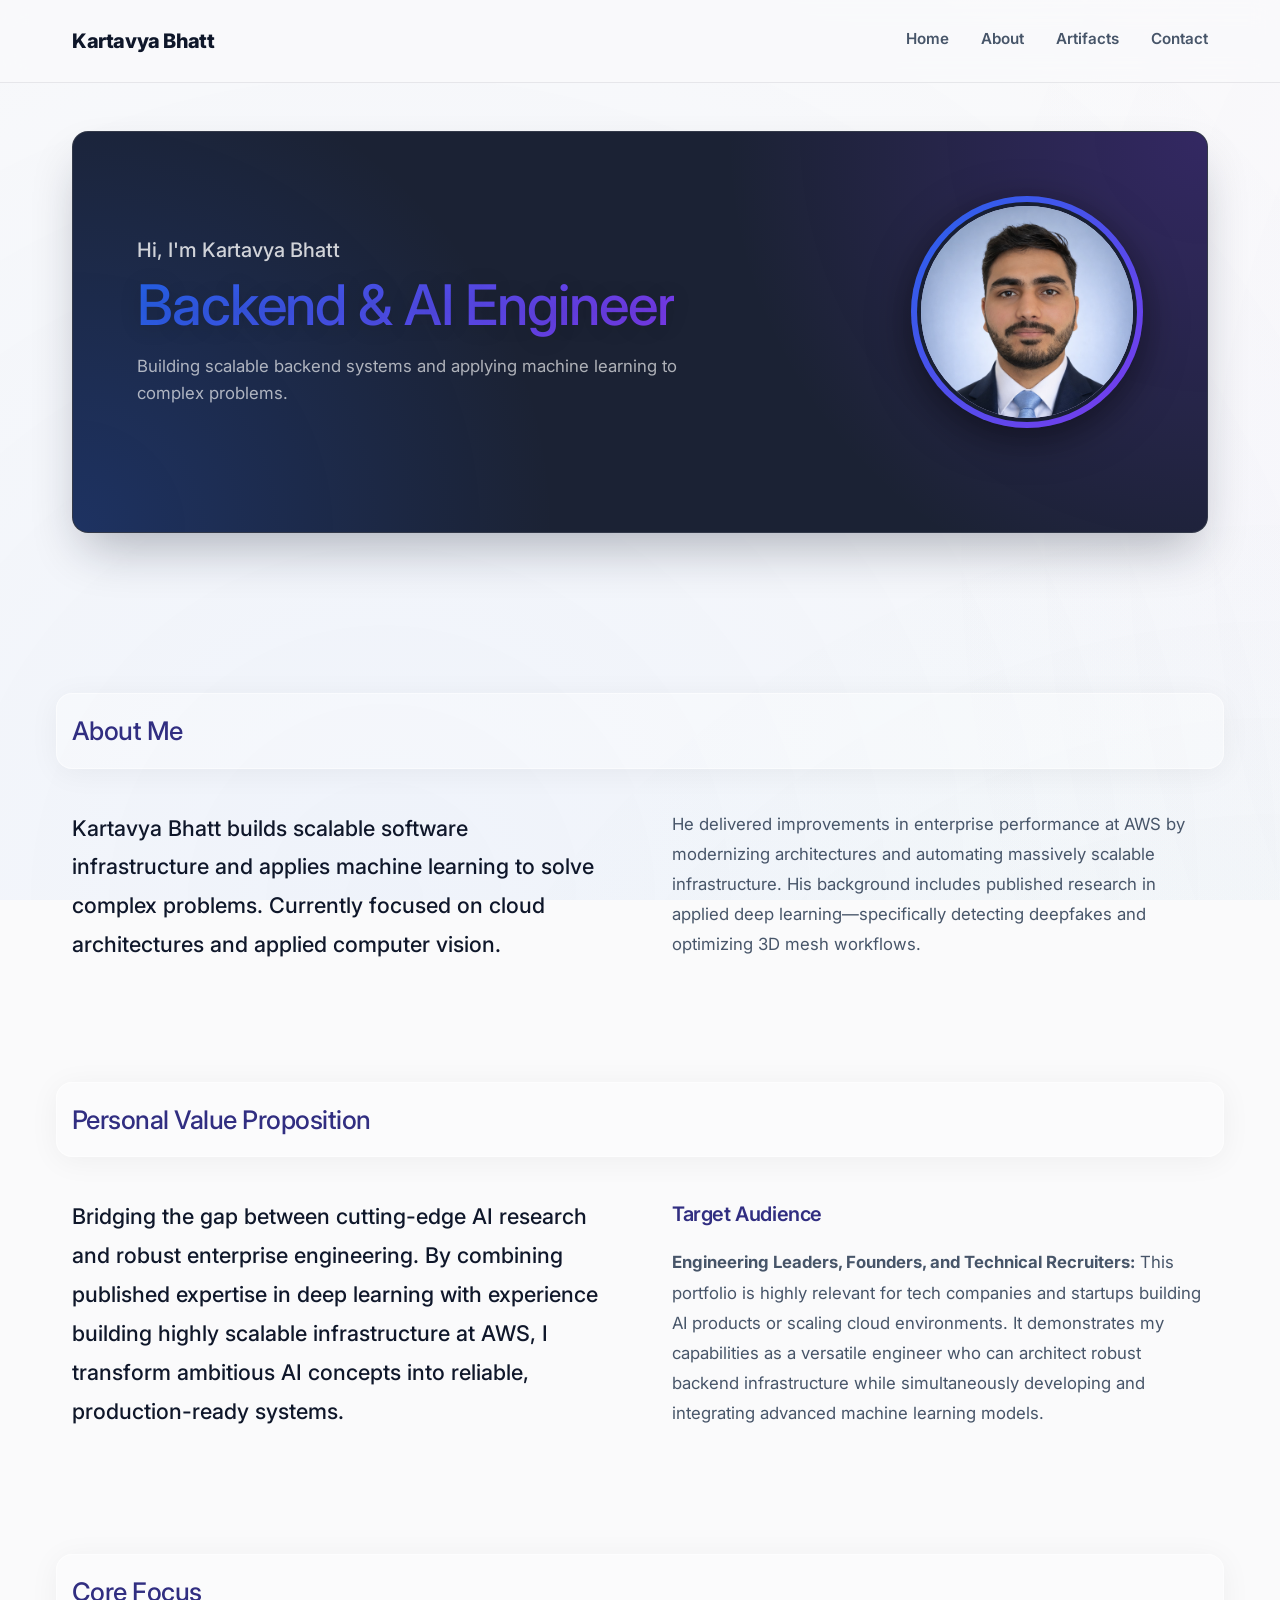
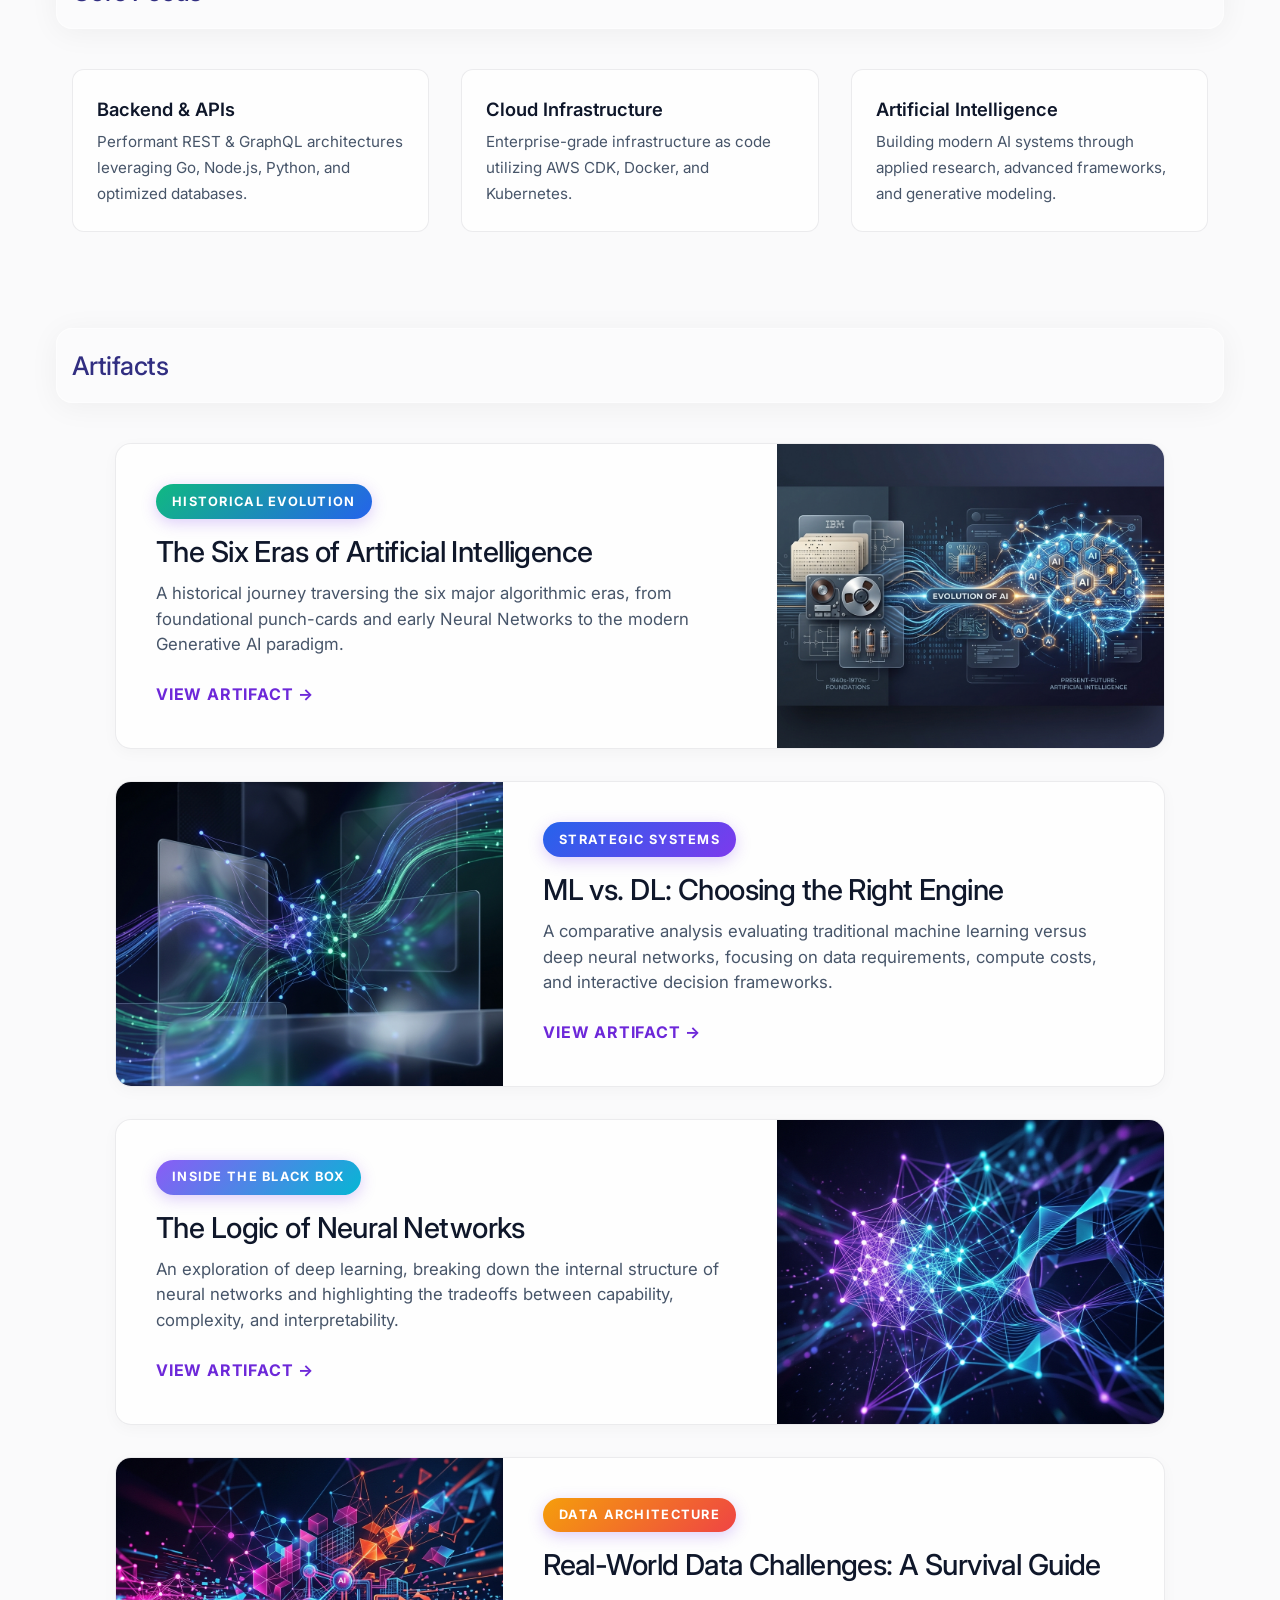
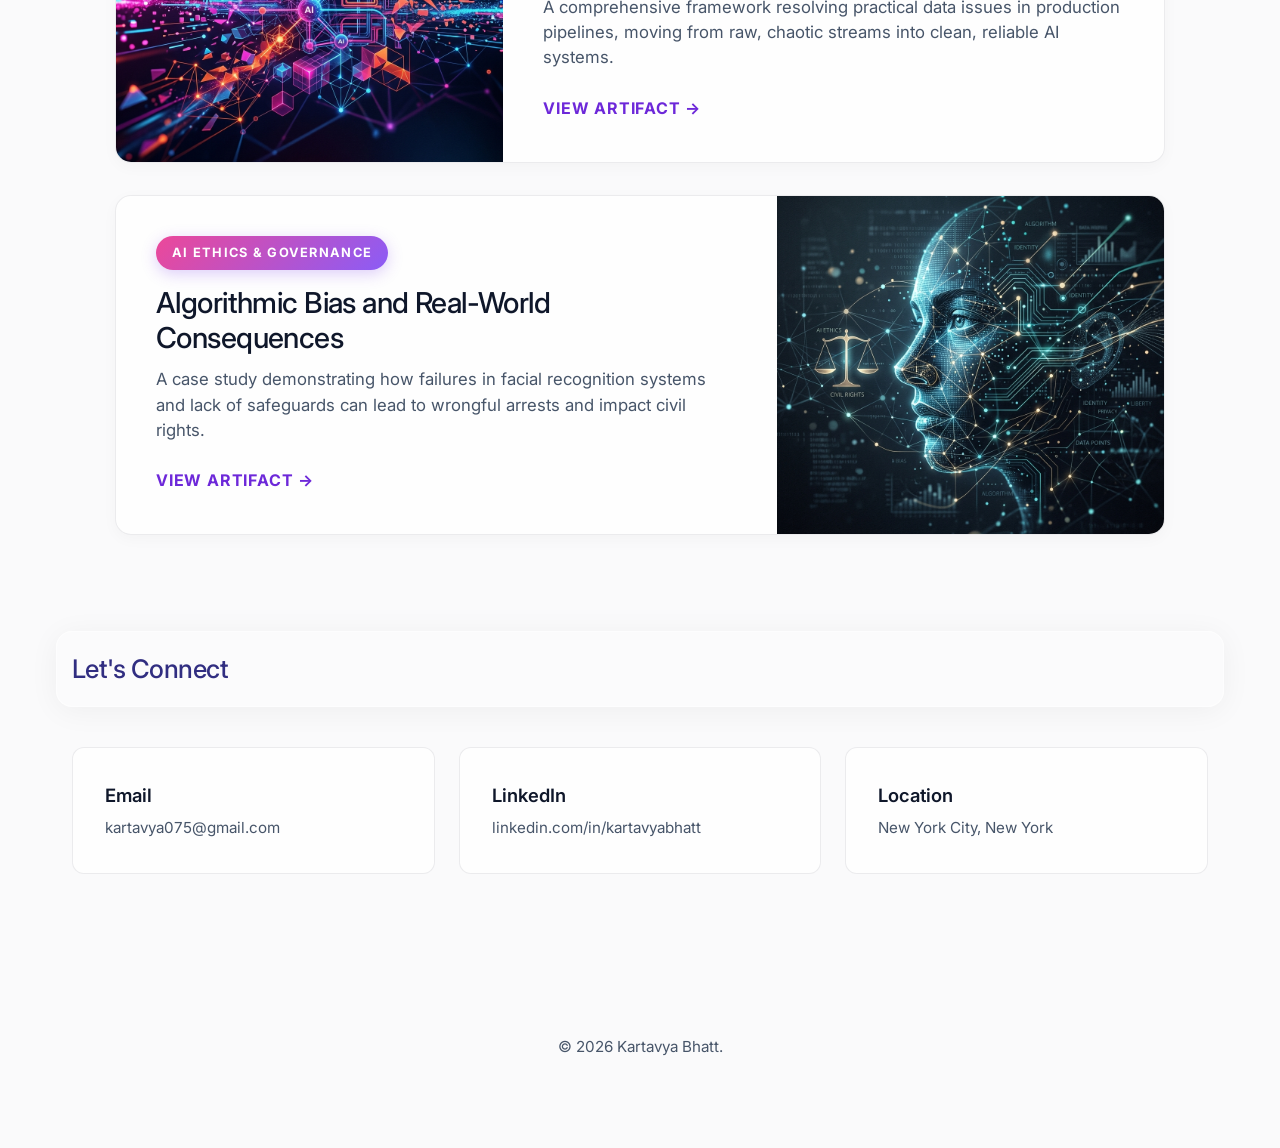
<file: index.html>
<!DOCTYPE html>
<html lang="en">

<head>
    <meta charset="UTF-8">
    <meta name="viewport" content="width=device-width, initial-scale=1.0">
    <title>Kartavya Bhatt</title>
    <link href="https://fonts.googleapis.com/css2?family=Inter:wght@400;500;600;700;800&display=swap" rel="stylesheet">
    <link rel="stylesheet" href="style.css?v=8">
</head>

<body>
    <div class="aurora-bg"></div>

    <header class="site-header fade-up">
        <div class="container">
            <nav class="header-nav">
                <a href="index.html" class="brand">Kartavya Bhatt</a>
                <div class="nav-links">
                    <a href="#home" class="nav-link">Home</a>
                    <a href="#about" class="nav-link">About</a>
                    <a href="#artifacts" class="nav-link">Artifacts</a>
                    <a href="#contact" class="nav-link">Contact</a>
                </div>
            </nav>
        </div>
    </header>

    <main class="container">
        <!-- Home Banner Section -->
        <section id="home" class="section home-banner fade-up delay-1">
            <div class="banner-card">
                <div class="banner-content">
                    <div class="banner-text">
                        <p class="greeting">Hi, I'm Kartavya Bhatt</p>
                        <h1 class="gradient-text">Backend & AI Engineer</h1>
                        <p class="subtitle">Building scalable backend systems and applying machine learning to complex
                            problems.</p>
                    </div>
                    <div class="banner-image">
                        <div class="profile-wrapper">
                            <img src="assets/images/profile.png" alt="Kartavya Bhatt" class="profile-img">
                        </div>
                    </div>
                </div>
            </div>
        </section>

        <!-- About Me Section -->
        <section id="about" class="section fade-up delay-2">
            <h2>About Me</h2>
            <div class="about-content">
                <p class="lead">Kartavya Bhatt builds scalable software infrastructure and applies machine learning to
                    solve complex problems. Currently focused on cloud architectures and applied computer vision.</p>
                <p>He delivered improvements in enterprise performance at AWS by modernizing architectures and
                    automating massively scalable infrastructure. His background includes published research in applied
                    deep learning—specifically detecting deepfakes and optimizing 3D mesh workflows.</p>
            </div>
        </section>

        <!-- Value Proposition Section -->
        <section id="value-proposition" class="section fade-up delay-2">
            <h2>Personal Value Proposition</h2>
            <div class="about-content">
                <p class="lead">Bridging the gap between cutting-edge AI research and robust enterprise engineering. By
                    combining published expertise in deep learning with experience building highly scalable
                    infrastructure at AWS, I transform ambitious AI concepts into reliable, production-ready systems.
                </p>

                <h3 style="margin-top: 2rem; margin-bottom: 1rem; font-size: 1.25rem; font-weight: 600;">Target Audience
                </h3>
                <p><strong>Engineering Leaders, Founders, and Technical Recruiters:</strong> This portfolio is highly
                    relevant for tech companies and startups building AI products or scaling cloud environments. It
                    demonstrates my capabilities as a versatile engineer who can architect robust backend infrastructure
                    while simultaneously developing and integrating advanced machine learning models.</p>
            </div>
        </section>

        <!-- Expertise Section -->
        <section class="section fade-up delay-3">
            <h2>Core Focus</h2>
            <ul class="expertise-list">
                <li class="expertise-item hover-lift">
                    <strong>Backend & APIs</strong>
                    <span>Performant REST & GraphQL architectures leveraging Go, Node.js, Python, and optimized
                        databases.</span>
                </li>
                <li class="expertise-item hover-lift">
                    <strong>Cloud Infrastructure</strong>
                    <span>Enterprise-grade infrastructure as code utilizing AWS CDK, Docker, and Kubernetes.</span>
                </li>
                <li class="expertise-item hover-lift">
                    <strong>Artificial Intelligence</strong>
                    <span>Building modern AI systems through applied research, advanced frameworks, and generative
                        modeling.</span>
                </li>
            </ul>
        </section>

        <!-- Artifacts Section -->
        <section id="artifacts" class="section fade-up delay-4">
            <h2>Artifacts</h2>
            <div class="artifact-grid"
                style="grid-template-columns: 1fr; max-width: 1050px; margin: 0 auto; gap: 2rem;">

                <a href="artifact-ai-timeline.html" class="artifact-card hover-glow"
                    style="display: flex; flex-direction: row; gap: 0; padding: 0; overflow: hidden; align-items: stretch; border-radius: var(--radius-md);">
                    <div style="flex: 6; padding: 2.5rem;">
                        <span class="meta-tag"
                            style="background: linear-gradient(135deg, #10B981 0%, #2563EB 100%); margin-bottom: 1rem;">Historical
                            Evolution</span>
                        <h3 style="font-size: 1.8rem; margin-bottom: 0.75rem; line-height: 1.2;">The Six Eras of
                            Artificial Intelligence</h3>
                        <p style="font-size: 1.05rem; margin-bottom: 1.5rem; line-height: 1.5;">A historical journey
                            traversing the six major algorithmic eras, from foundational punch-cards and early Neural
                            Networks to the modern Generative AI paradigm.</p>
                        <span class="card-link" style="font-size: 1rem;">View artifact &rarr;</span>
                    </div>
                    <div
                        style="flex: 4; min-height: 250px; background: url('assets/images/ai_timeline_header.png') center/cover no-repeat;">
                    </div>
                </a>

                <a href="artifact-ml-dl.html" class="artifact-card hover-glow delay-1"
                    style="display: flex; flex-direction: row; gap: 0; padding: 0; overflow: hidden; align-items: stretch; border-radius: var(--radius-md);">
                    <div
                        style="flex: 4; min-height: 250px; background: url('assets/images/ml_vs_dl_header.png') center/cover no-repeat;">
                    </div>
                    <div style="flex: 6; padding: 2.5rem;">
                        <span class="meta-tag" style="margin-bottom: 1rem;">Strategic Systems</span>
                        <h3 style="font-size: 1.8rem; margin-bottom: 0.75rem; line-height: 1.2;">ML vs. DL: Choosing the
                            Right Engine</h3>
                        <p style="font-size: 1.05rem; margin-bottom: 1.5rem; line-height: 1.5;">A comparative analysis
                            evaluating traditional machine learning versus deep neural networks, focusing on data
                            requirements, compute costs, and interactive decision frameworks.</p>
                        <span class="card-link" style="font-size: 1rem;">View artifact &rarr;</span>
                    </div>
                </a>

                <a href="artifact-deep-learning.html" class="artifact-card hover-glow delay-2"
                    style="display: flex; flex-direction: row; gap: 0; padding: 0; overflow: hidden; align-items: stretch; border-radius: var(--radius-md);">
                    <div style="flex: 6; padding: 2.5rem;">
                        <span class="meta-tag"
                            style="background: linear-gradient(135deg, #8B5CF6 0%, #06B6D4 100%); margin-bottom: 1rem;">Inside
                            the Black Box</span>
                        <h3 style="font-size: 1.8rem; margin-bottom: 0.75rem; line-height: 1.2;">The Logic of Neural
                            Networks</h3>
                        <p style="font-size: 1.05rem; margin-bottom: 1.5rem; line-height: 1.5;">An exploration of deep
                            learning, breaking down the internal structure of neural networks and highlighting the
                            tradeoffs between capability, complexity, and interpretability.</p>
                        <span class="card-link" style="font-size: 1rem;">View artifact &rarr;</span>
                    </div>
                    <div
                        style="flex: 4; min-height: 250px; background: url('assets/images/deep_learning_header.png') center/cover no-repeat;">
                    </div>
                </a>

                <a href="artifact-data-challenges.html" class="artifact-card hover-glow delay-3"
                    style="display: flex; flex-direction: row; gap: 0; padding: 0; overflow: hidden; align-items: stretch; border-radius: var(--radius-md);">
                    <div
                        style="flex: 4; min-height: 250px; background: url('assets/images/data_challenges_header.png') center/cover no-repeat;">
                    </div>
                    <div style="flex: 6; padding: 2.5rem;">
                        <span class="meta-tag"
                            style="background: linear-gradient(135deg, #F59E0B 0%, #EF4444 100%); margin-bottom: 1rem;">Data
                            Architecture</span>
                        <h3 style="font-size: 1.8rem; margin-bottom: 0.75rem; line-height: 1.2;">Real-World Data
                            Challenges: A Survival Guide</h3>
                        <p style="font-size: 1.05rem; margin-bottom: 1.5rem; line-height: 1.5;">A comprehensive
                            framework resolving practical data issues in production pipelines, moving from raw, chaotic
                            streams into clean, reliable AI systems.</p>
                        <span class="card-link" style="font-size: 1rem;">View artifact &rarr;</span>
                    </div>
                </a>

                <a href="artifact-workshop-6.html" class="artifact-card hover-glow delay-4"
                    style="display: flex; flex-direction: row; gap: 0; padding: 0; overflow: hidden; align-items: stretch; border-radius: var(--radius-md);">
                    <div style="flex: 6; padding: 2.5rem;">
                        <span class="meta-tag"
                            style="background: linear-gradient(135deg, #EC4899 0%, #8B5CF6 100%); margin-bottom: 1rem;">AI Ethics & Governance</span>
                        <h3 style="font-size: 1.8rem; margin-bottom: 0.75rem; line-height: 1.2;">Algorithmic Bias and Real-World Consequences</h3>
                        <p style="font-size: 1.05rem; margin-bottom: 1.5rem; line-height: 1.5;">A case study demonstrating how failures in facial recognition systems and lack of safeguards can lead to wrongful arrests and impact civil rights.</p>
                        <span class="card-link" style="font-size: 1rem;">View artifact &rarr;</span>
                    </div>
                    <div
                        style="flex: 4; min-height: 250px; background: url('assets/images/workshop_6_header.png') center/cover no-repeat;">
                    </div>
                </a>

            </div>
        </section>

        <!-- Contact Section -->
        <section id="contact" class="section fade-up delay-5">
            <h2>Let's Connect</h2>
            <div class="contact-grid">
                <a href="mailto:kartavya075@gmail.com" class="contact-card hover-lift">
                    <strong>Email</strong>
                    <span>kartavya075@gmail.com</span>
                </a>
                <a href="https://www.linkedin.com/in/kartavyabhatt/" target="_blank" class="contact-card hover-lift">
                    <strong>LinkedIn</strong>
                    <span>linkedin.com/in/kartavyabhatt</span>
                </a>
                <div class="contact-card hover-lift">
                    <strong>Location</strong>
                    <span>New York City, New York</span>
                </div>
            </div>
        </section>
    </main>

    <footer class="site-footer container fade-up delay-4">
        <p>&copy; 2026 Kartavya Bhatt.</p>
    </footer>
</body>

</html>
</file>
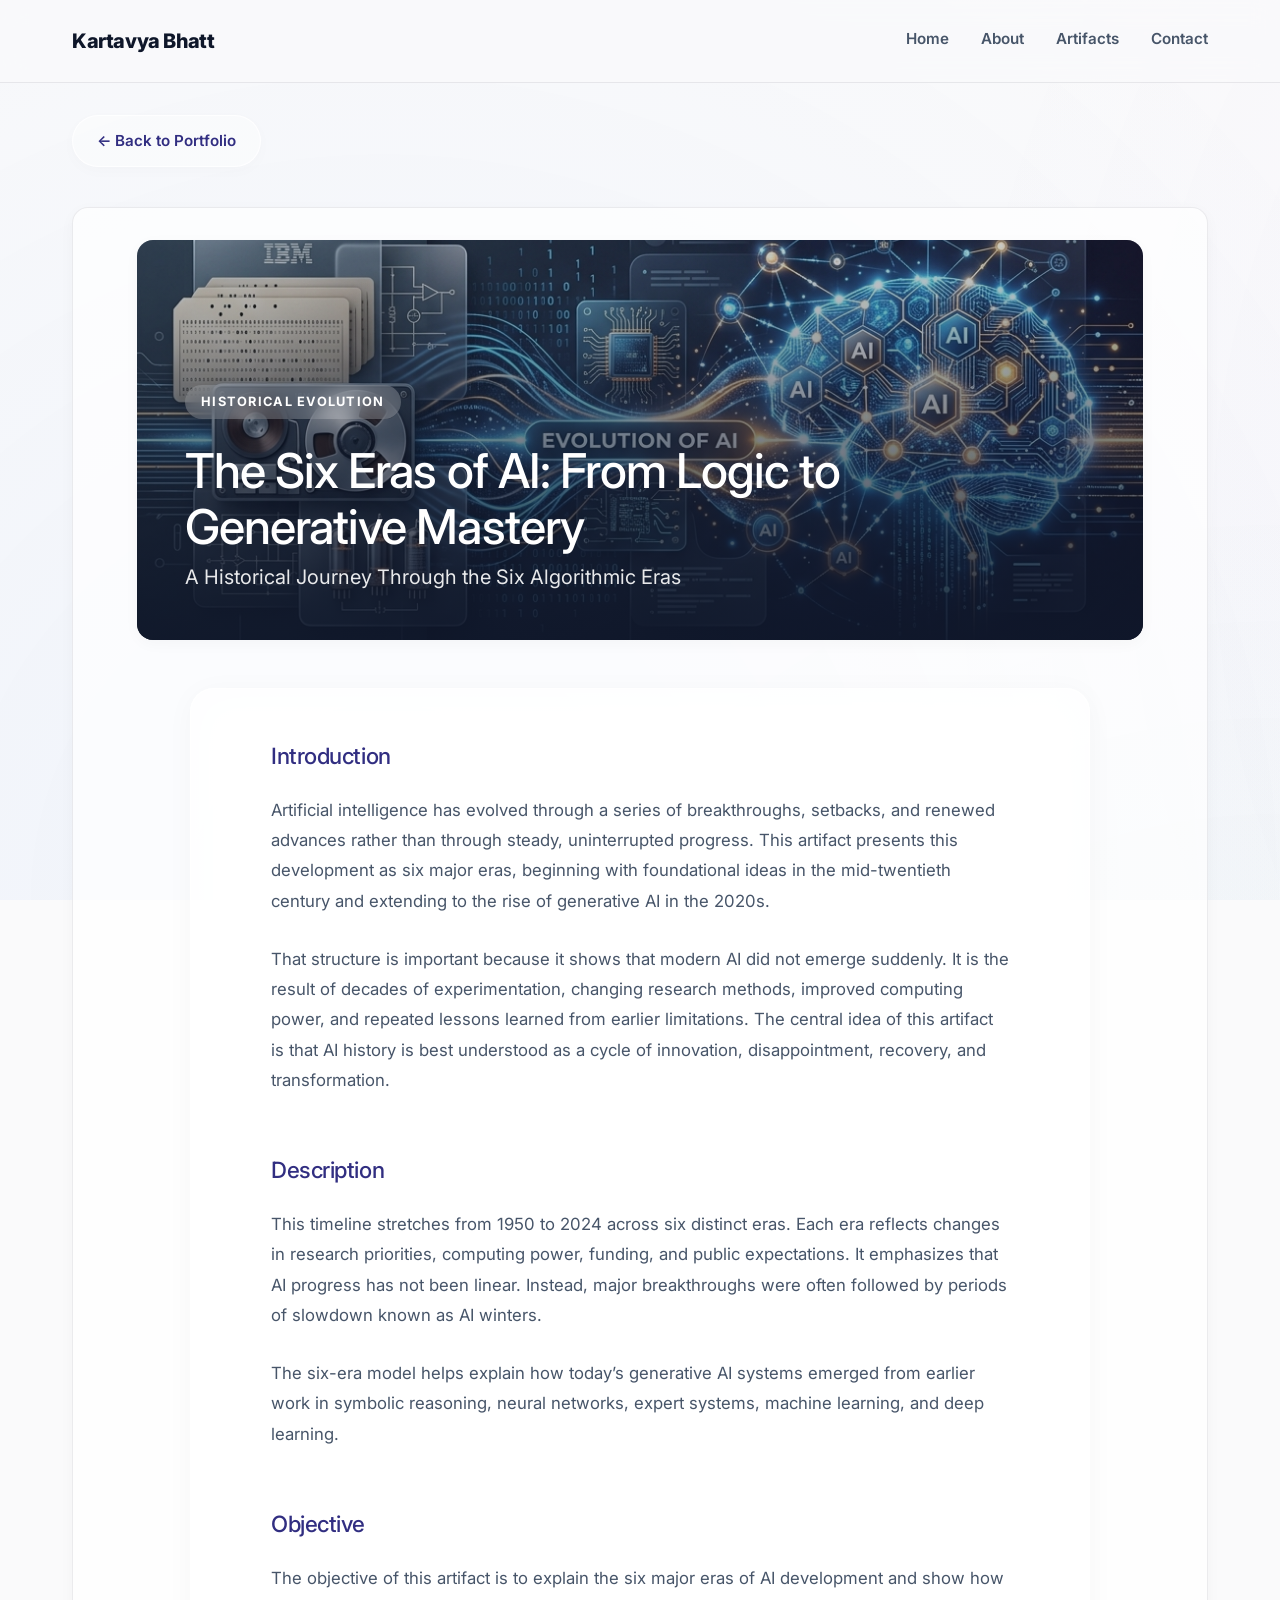
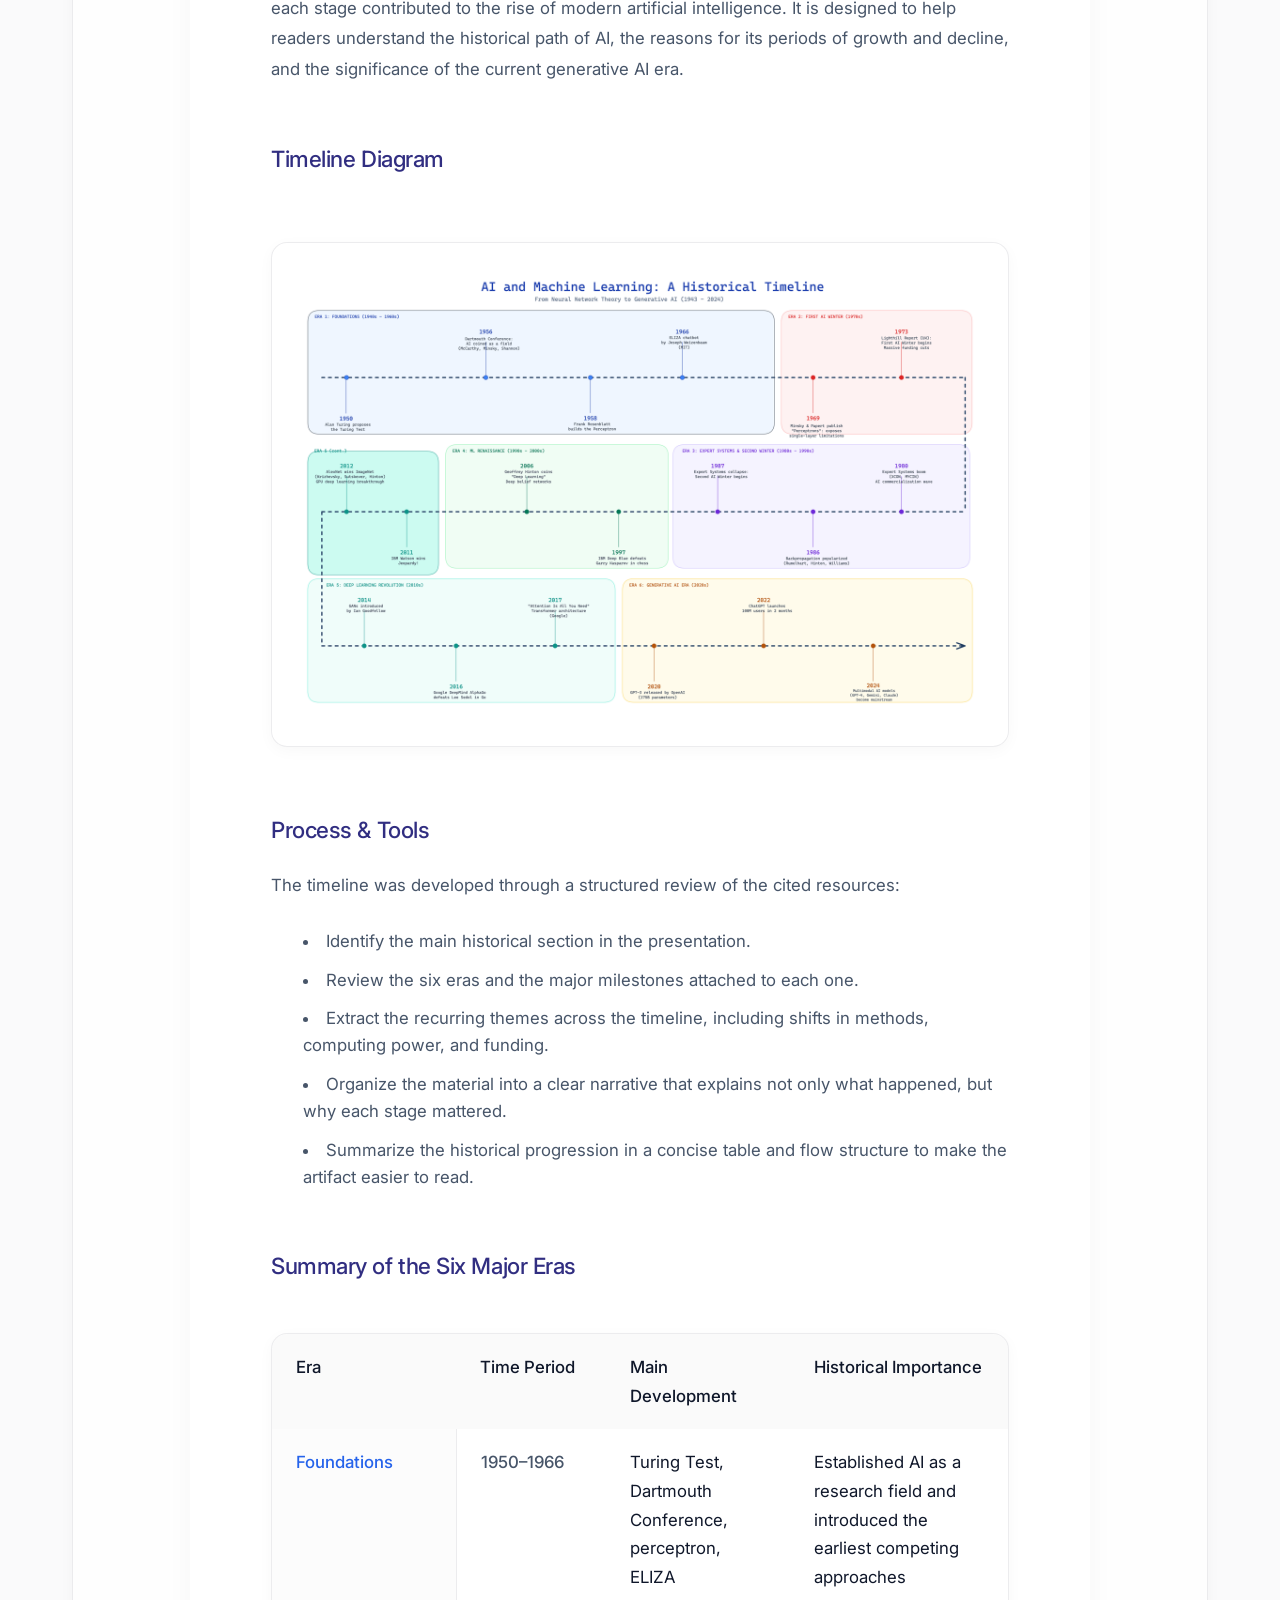
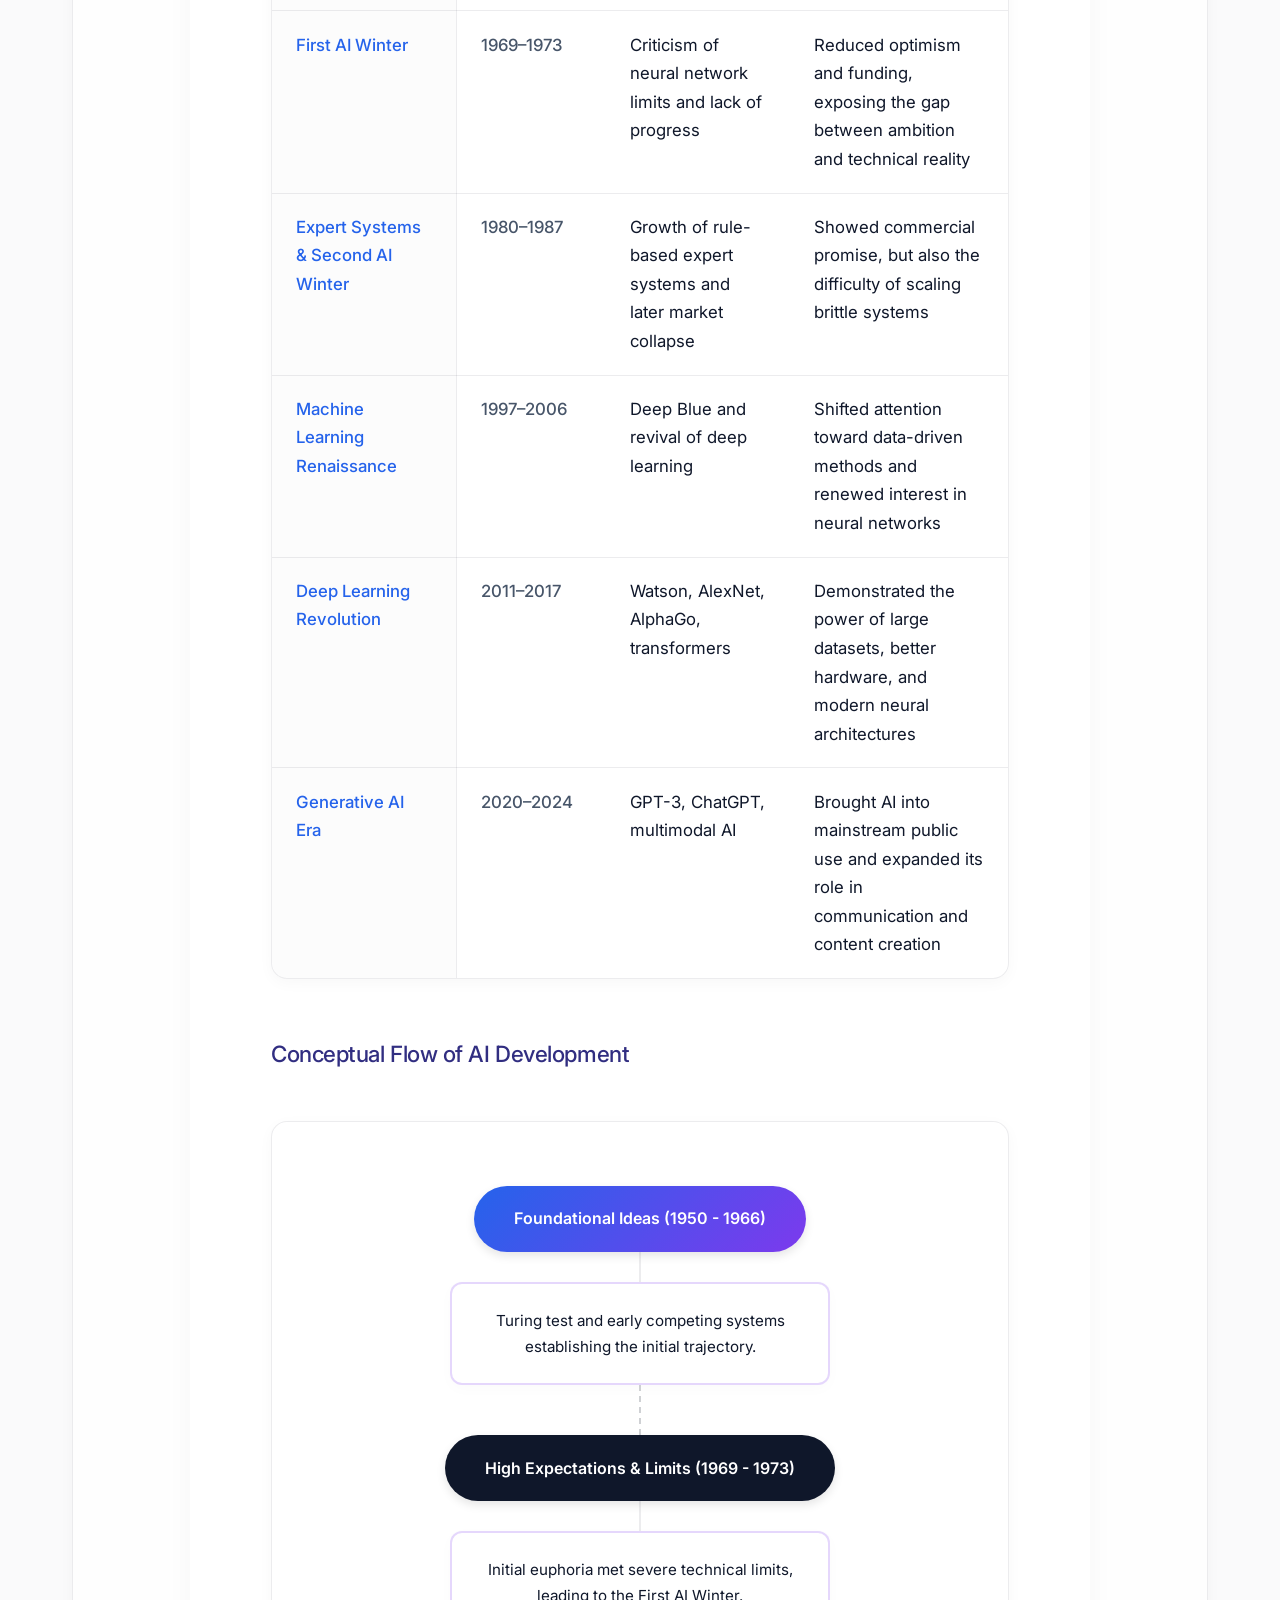
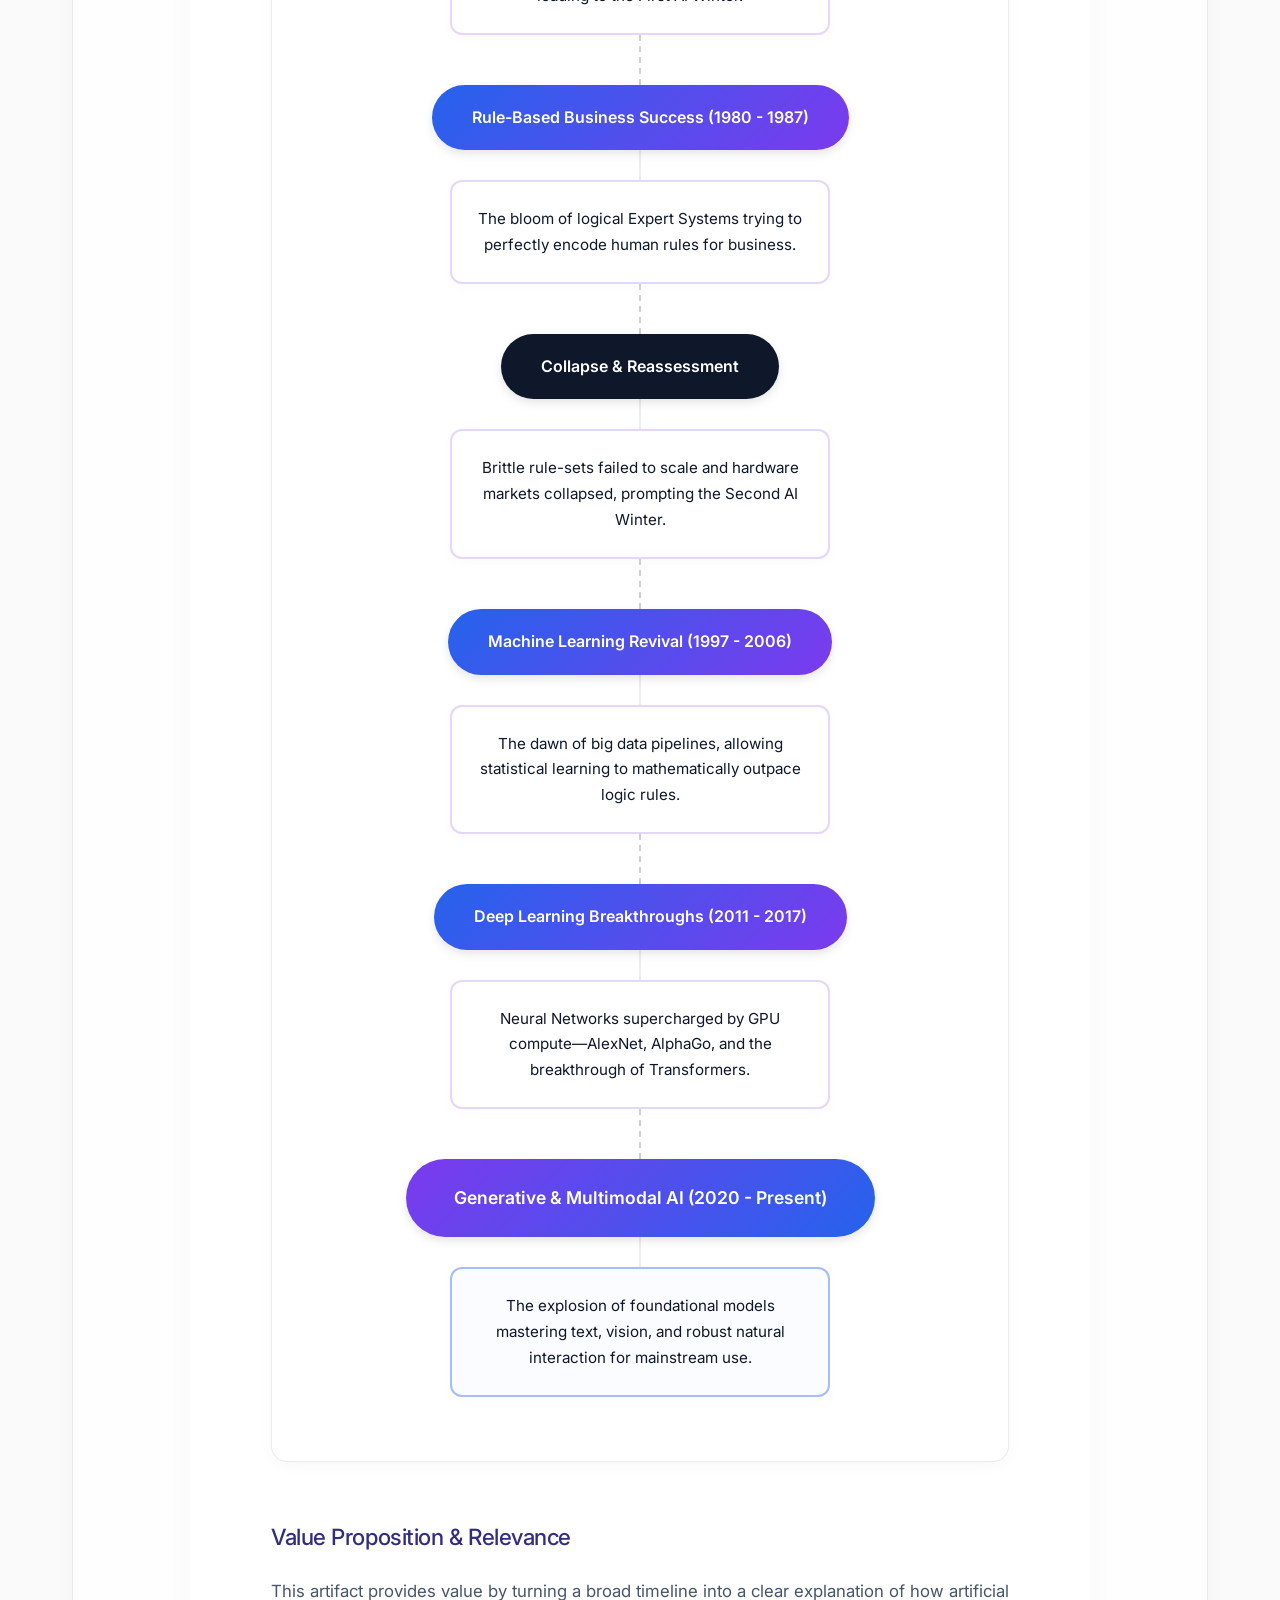
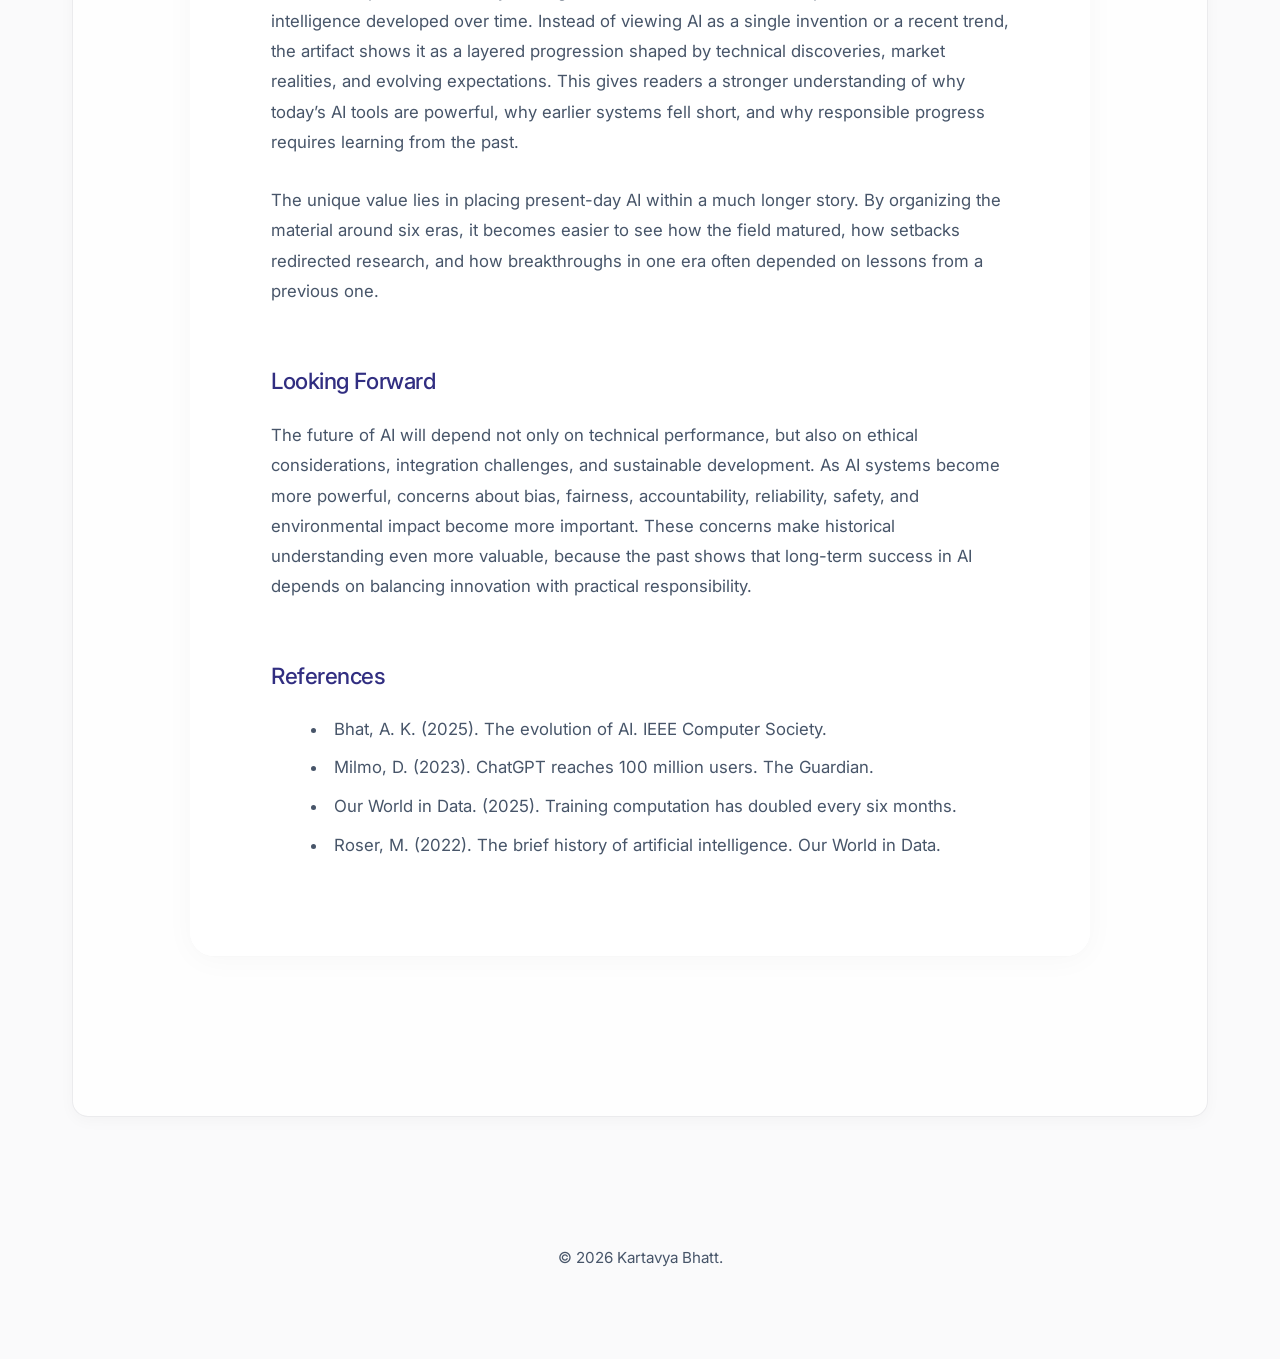
<file: artifact-ai-timeline.html>
<!DOCTYPE html>
<html lang="en">

<head>
    <meta charset="UTF-8">
    <meta name="viewport" content="width=device-width, initial-scale=1.0">
    <title>The Six Eras of AI - Kartavya Bhatt</title>
    <link href="https://fonts.googleapis.com/css2?family=Inter:wght@400;500;600;700;800&display=swap" rel="stylesheet">
    <link rel="stylesheet" href="style.css">
    <style>
        .hero-banner {
            width: 100%;
            height: 400px;
            background: url('assets/images/ai_timeline_header.png') center/cover no-repeat;
            border-radius: var(--radius-md);
            margin-bottom: 3rem;
            position: relative;
            box-shadow: var(--shadow-glow);
        }

        .hero-banner::after {
            content: '';
            position: absolute;
            top: 0;
            left: 0;
            width: 100%;
            height: 100%;
            background: linear-gradient(to bottom, rgba(15, 23, 42, 0.2), rgba(15, 23, 42, 0.9));
            border-radius: var(--radius-md);
        }

        .hero-banner-content {
            position: absolute;
            bottom: 3rem;
            left: 3rem;
            z-index: 2;
            color: #fff;
            max-width: 800px;
        }

        .hero-banner-content h1 {
            color: #fff;
            font-size: clamp(1.8rem, 4vw, 3rem);
            margin-bottom: 0.5rem;
            line-height: 1.15;
            font-weight: 500;
        }

        .hero-banner-content p {
            color: rgba(255, 255, 255, 0.9);
            font-size: 1.25rem;
            margin: 0;
            line-height: 1.5;
        }

        /* Lists */
        .article-body ul {
            padding-left: 1.5rem;
            margin-bottom: 2rem;
            list-style-position: inside;
        }

        .article-body ul li {
            margin-bottom: 0.75rem;
            font-size: 1.05rem;
            line-height: 1.6;
            color: var(--color-text-muted);
            padding-left: 0.5rem;
        }

        .article-body ul li strong {
            color: var(--color-text);
        }

        /* Specific Table Styling */
        .comparison-container {
            display: block;
            width: 100%;
            margin: 3rem 0;
            overflow-x: auto;
            border-radius: var(--radius-md);
            background: var(--color-surface);
            border: 1px solid var(--color-border);
            box-shadow: var(--shadow-glow);
            -webkit-overflow-scrolling: touch;
        }

        .comparison-table {
            width: 100%;
            border-collapse: collapse;
            min-width: 700px;
        }

        .comparison-table th,
        .comparison-table td {
            padding: 1.2rem 1.5rem;
            text-align: left;
            border-bottom: 1px solid var(--color-border);
            font-size: 1.05rem;
            vertical-align: top;
            min-width: 150px;
        }

        .comparison-table th {
            background: rgba(15, 23, 42, 0.02);
            font-weight: 500;
            color: var(--color-text);
        }

        .comparison-table td:first-child {
            font-weight: 500;
            color: var(--color-text);
            background: rgba(15, 23, 42, 0.01);
            border-right: 1px solid var(--color-border);
            width: 25%;
            min-width: 180px;
            color: #2563EB;
        }

        .comparison-table td:nth-child(2) {
            font-weight: 500;
            width: 15%;
            min-width: 120px;
            color: var(--color-text-muted);
        }

        .comparison-table tr:last-child th,
        .comparison-table tr:last-child td {
            border-bottom: none;
        }


        .diagram-container {
            margin: 4rem 0;
            text-align: center;
            padding: 2rem;
            background: var(--color-surface);
            border: 1px solid var(--color-border);
            border-radius: var(--radius-md);
            box-shadow: var(--shadow-glow);
        }

        .diagram-container img {
            max-width: 100%;
            height: auto;
            border-radius: var(--radius-sm);
        }
    </style>
</head>

<body>
    <div class="aurora-bg"></div>

    <header class="site-header fade-up">
        <div class="container">
            <nav class="header-nav">
                <a href="index.html" class="brand">Kartavya Bhatt</a>
                <div class="nav-links">
                    <a href="index.html#home" class="nav-link">Home</a>
                    <a href="index.html#about" class="nav-link">About</a>
                    <a href="index.html#artifacts" class="nav-link">Artifacts</a>
                    <a href="index.html#contact" class="nav-link">Contact</a>
                </div>
            </nav>
        </div>
    </header>

    <main class="container fade-up delay-1">
        <a href="index.html#artifacts" class="back-btn">&larr; Back to Portfolio</a>

        <div class="detail-content" style="padding-top: 2rem;">

            <div class="hero-banner">
                <div class="hero-banner-content">
                    <span class="meta-tag"
                        style="background: rgba(255,255,255,0.2); backdrop-filter: blur(10px); box-shadow: none;">Historical Evolution</span>
                    <h1>The Six Eras of AI: From Logic to Generative Mastery</h1>
                    <p>A Historical Journey Through the Six Algorithmic Eras</p>
                </div>
            </div>

            <div class="article-body">
                <h2>Introduction</h2>
                <p>Artificial intelligence has evolved through a series of breakthroughs, setbacks, and renewed advances
                    rather than through steady, uninterrupted progress. This artifact presents this development as six
                    major eras, beginning with foundational ideas in the mid-twentieth century and extending to the rise
                    of generative AI in the 2020s.</p>
                <p>That structure is important because it shows that modern AI did not emerge suddenly. It is the result
                    of decades of experimentation, changing research methods, improved computing power, and repeated
                    lessons learned from earlier limitations. The central idea of this artifact is that AI history is
                    best understood as a cycle of innovation, disappointment, recovery, and transformation.</p>

                <h2>Description</h2>
                <p>This timeline stretches from 1950 to 2024 across six distinct eras. Each era reflects changes in
                    research priorities, computing power, funding, and public expectations. It emphasizes that AI
                    progress has not been linear. Instead, major breakthroughs were often followed by periods of
                    slowdown known as AI winters.</p>
                <p>The six-era model helps explain how today’s generative AI systems emerged from earlier work in
                    symbolic reasoning, neural networks, expert systems, machine learning, and deep learning.</p>

                <h2>Objective</h2>
                <p>The objective of this artifact is to explain the six major eras of AI development and show how each
                    stage contributed to the rise of modern artificial intelligence. It is designed to help readers
                    understand the historical path of AI, the reasons for its periods of growth and decline, and the
                    significance of the current generative AI era.</p>

                <h2>Timeline Diagram</h2>
                <div class="diagram-container">
                    <img src="assets/images/ai_timeline_diagram.png" alt="Excalidraw Diagram of AI Timeline"
                        loading="lazy">
                </div>

                <h2>Process & Tools</h2>
                <p>The timeline was developed through a structured review of the cited resources:</p>
                <ul>
                    <li>Identify the main historical section in the presentation.</li>
                    <li>Review the six eras and the major milestones attached to each one.</li>
                    <li>Extract the recurring themes across the timeline, including shifts in methods, computing power,
                        and funding.</li>
                    <li>Organize the material into a clear narrative that explains not only what happened, but why each
                        stage mattered.</li>
                    <li>Summarize the historical progression in a concise table and flow structure to make the artifact
                        easier to read.</li>
                </ul>

                <h2>Summary of the Six Major Eras</h2>
                <div class="comparison-container">
                    <table class="comparison-table">
                        <thead>
                            <tr>
                                <th>Era</th>
                                <th>Time Period</th>
                                <th>Main Development</th>
                                <th>Historical Importance</th>
                            </tr>
                        </thead>
                        <tbody>
                            <tr>
                                <td>Foundations</td>
                                <td>1950–1966</td>
                                <td>Turing Test, Dartmouth Conference, perceptron, ELIZA</td>
                                <td>Established AI as a research field and introduced the earliest competing approaches
                                </td>
                            </tr>
                            <tr>
                                <td>First AI Winter</td>
                                <td>1969–1973</td>
                                <td>Criticism of neural network limits and lack of progress</td>
                                <td>Reduced optimism and funding, exposing the gap between ambition and technical
                                    reality</td>
                            </tr>
                            <tr>
                                <td>Expert Systems &amp; Second AI Winter</td>
                                <td>1980–1987</td>
                                <td>Growth of rule-based expert systems and later market collapse</td>
                                <td>Showed commercial promise, but also the difficulty of scaling brittle systems</td>
                            </tr>
                            <tr>
                                <td>Machine Learning Renaissance</td>
                                <td>1997–2006</td>
                                <td>Deep Blue and revival of deep learning</td>
                                <td>Shifted attention toward data-driven methods and renewed interest in neural networks
                                </td>
                            </tr>
                            <tr>
                                <td>Deep Learning Revolution</td>
                                <td>2011–2017</td>
                                <td>Watson, AlexNet, AlphaGo, transformers</td>
                                <td>Demonstrated the power of large datasets, better hardware, and modern neural
                                    architectures</td>
                            </tr>
                            <tr>
                                <td>Generative AI Era</td>
                                <td>2020–2024</td>
                                <td>GPT-3, ChatGPT, multimodal AI</td>
                                <td>Brought AI into mainstream public use and expanded its role in communication and
                                    content creation</td>
                            </tr>
                        </tbody>
                    </table>
                </div>

                <h2>Conceptual Flow of AI Development</h2>
                <div class="decision-flow-wrapper" style="padding: 4rem 2rem;">
                    
                    <div class="flow-pill">Foundational Ideas (1950 - 1966)</div>
                    <div class="flow-vertical-stem"></div>
                    <div class="flow-pill-secondary">Turing test and early competing systems establishing the initial trajectory.</div>
                    
                    <div class="flow-vertical-stem" style="height: 50px; background: transparent; border-left: 2px dashed rgba(15, 23, 42, 0.2);"></div>
                    
                    <div class="flow-pill" style="background: var(--color-text);">High Expectations & Limits (1969 - 1973)</div>
                    <div class="flow-vertical-stem"></div>
                    <div class="flow-pill-secondary">Initial euphoria met severe technical limits, leading to the First AI Winter.</div>

                    <div class="flow-vertical-stem" style="height: 50px; background: transparent; border-left: 2px dashed rgba(15, 23, 42, 0.2);"></div>

                    <div class="flow-pill">Rule-Based Business Success (1980 - 1987)</div>
                    <div class="flow-vertical-stem"></div>
                    <div class="flow-pill-secondary">The bloom of logical Expert Systems trying to perfectly encode human rules for business.</div>

                    <div class="flow-vertical-stem" style="height: 50px; background: transparent; border-left: 2px dashed rgba(15, 23, 42, 0.2);"></div>
                    
                    <div class="flow-pill" style="background: var(--color-text);">Collapse & Reassessment</div>
                    <div class="flow-vertical-stem"></div>
                    <div class="flow-pill-secondary">Brittle rule-sets failed to scale and hardware markets collapsed, prompting the Second AI Winter.</div>

                    <div class="flow-vertical-stem" style="height: 50px; background: transparent; border-left: 2px dashed rgba(15, 23, 42, 0.2);"></div>
                    
                    <div class="flow-pill">Machine Learning Revival (1997 - 2006)</div>
                    <div class="flow-vertical-stem"></div>
                    <div class="flow-pill-secondary">The dawn of big data pipelines, allowing statistical learning to mathematically outpace logic rules.</div>

                    <div class="flow-vertical-stem" style="height: 50px; background: transparent; border-left: 2px dashed rgba(15, 23, 42, 0.2);"></div>
                    
                    <div class="flow-pill">Deep Learning Breakthroughs (2011 - 2017)</div>
                    <div class="flow-vertical-stem"></div>
                    <div class="flow-pill-secondary">Neural Networks supercharged by GPU compute—AlexNet, AlphaGo, and the breakthrough of Transformers.</div>

                    <div class="flow-vertical-stem" style="height: 50px; background: transparent; border-left: 2px dashed rgba(15, 23, 42, 0.2);"></div>
                    
                    <div class="flow-pill" style="background: linear-gradient(135deg, #7C3AED 0%, #2563EB 100%); font-size: 1.1rem; padding: 1.5rem 3rem;">Generative & Multimodal AI (2020 - Present)</div>
                    <div class="flow-vertical-stem"></div>
                    <div class="flow-pill-secondary" style="border-color: rgba(37, 99, 235, 0.4); background: rgba(37, 99, 235, 0.02)">The explosion of foundational models mastering text, vision, and robust natural interaction for mainstream use.</div>
                    
                </div>

                <h2>Value Proposition & Relevance</h2>
                <p>This artifact provides value by turning a broad timeline into a clear explanation of how artificial
                    intelligence developed over time. Instead of viewing AI as a single invention or a recent trend, the
                    artifact shows it as a layered progression shaped by technical discoveries, market realities, and
                    evolving expectations. This gives readers a stronger understanding of why today’s AI tools are
                    powerful, why earlier systems fell short, and why responsible progress requires learning from the
                    past.</p>
                <p>The unique value lies in placing present-day AI within a much longer story. By organizing the
                    material around six eras, it becomes easier to see how the field matured, how setbacks redirected
                    research, and how breakthroughs in one era often depended on lessons from a previous one.</p>

                <h2>Looking Forward</h2>
                <p>The future of AI will depend not only on technical performance, but also on ethical considerations,
                    integration challenges, and sustainable development. As AI systems become more powerful, concerns
                    about bias, fairness, accountability, reliability, safety, and environmental impact become more
                    important. These concerns make historical understanding even more valuable, because the past shows
                    that long-term success in AI depends on balancing innovation with practical responsibility.</p>

                <h2>References</h2>
                <ul style="list-style-type: disc; padding-left: 2rem; margin-top: 1rem;">
                    <li><a href="https://www.computer.org/publications/tech-news/research/evolution-of-ai"
                            target="_blank" rel="noopener noreferrer"
                            style="color: inherit; text-decoration: none;">Bhat, A. K. (2025). The evolution of AI. IEEE
                            Computer Society.</a></li>
                    <li><a href="https://www.theguardian.com/technology/2023/feb/02/chatgpt-100-million-users-open-ai-fastest-growing-app"
                            target="_blank" rel="noopener noreferrer"
                            style="color: inherit; text-decoration: none;">Milmo, D. (2023). ChatGPT reaches 100 million
                            users. The Guardian.</a></li>
                    <li><a href="https://ourworldindata.org/data-insights/since-2010-the-training-computation-of-notable-ai-systems-has-doubled-every-six-months"
                            target="_blank" rel="noopener noreferrer" style="color: inherit; text-decoration: none;">Our
                            World in Data. (2025). Training computation has doubled every six months.</a></li>
                    <li><a href="https://ourworldindata.org/brief-history-of-ai" target="_blank"
                            rel="noopener noreferrer" style="color: inherit; text-decoration: none;">Roser, M. (2022).
                            The brief history of artificial intelligence. Our World in Data.</a></li>
                </ul>
            </div>

        </div>
    </main>

    <footer class="site-footer container">
        <p>&copy; 2026 Kartavya Bhatt.</p>
    </footer>
</body>

</html>
</file>
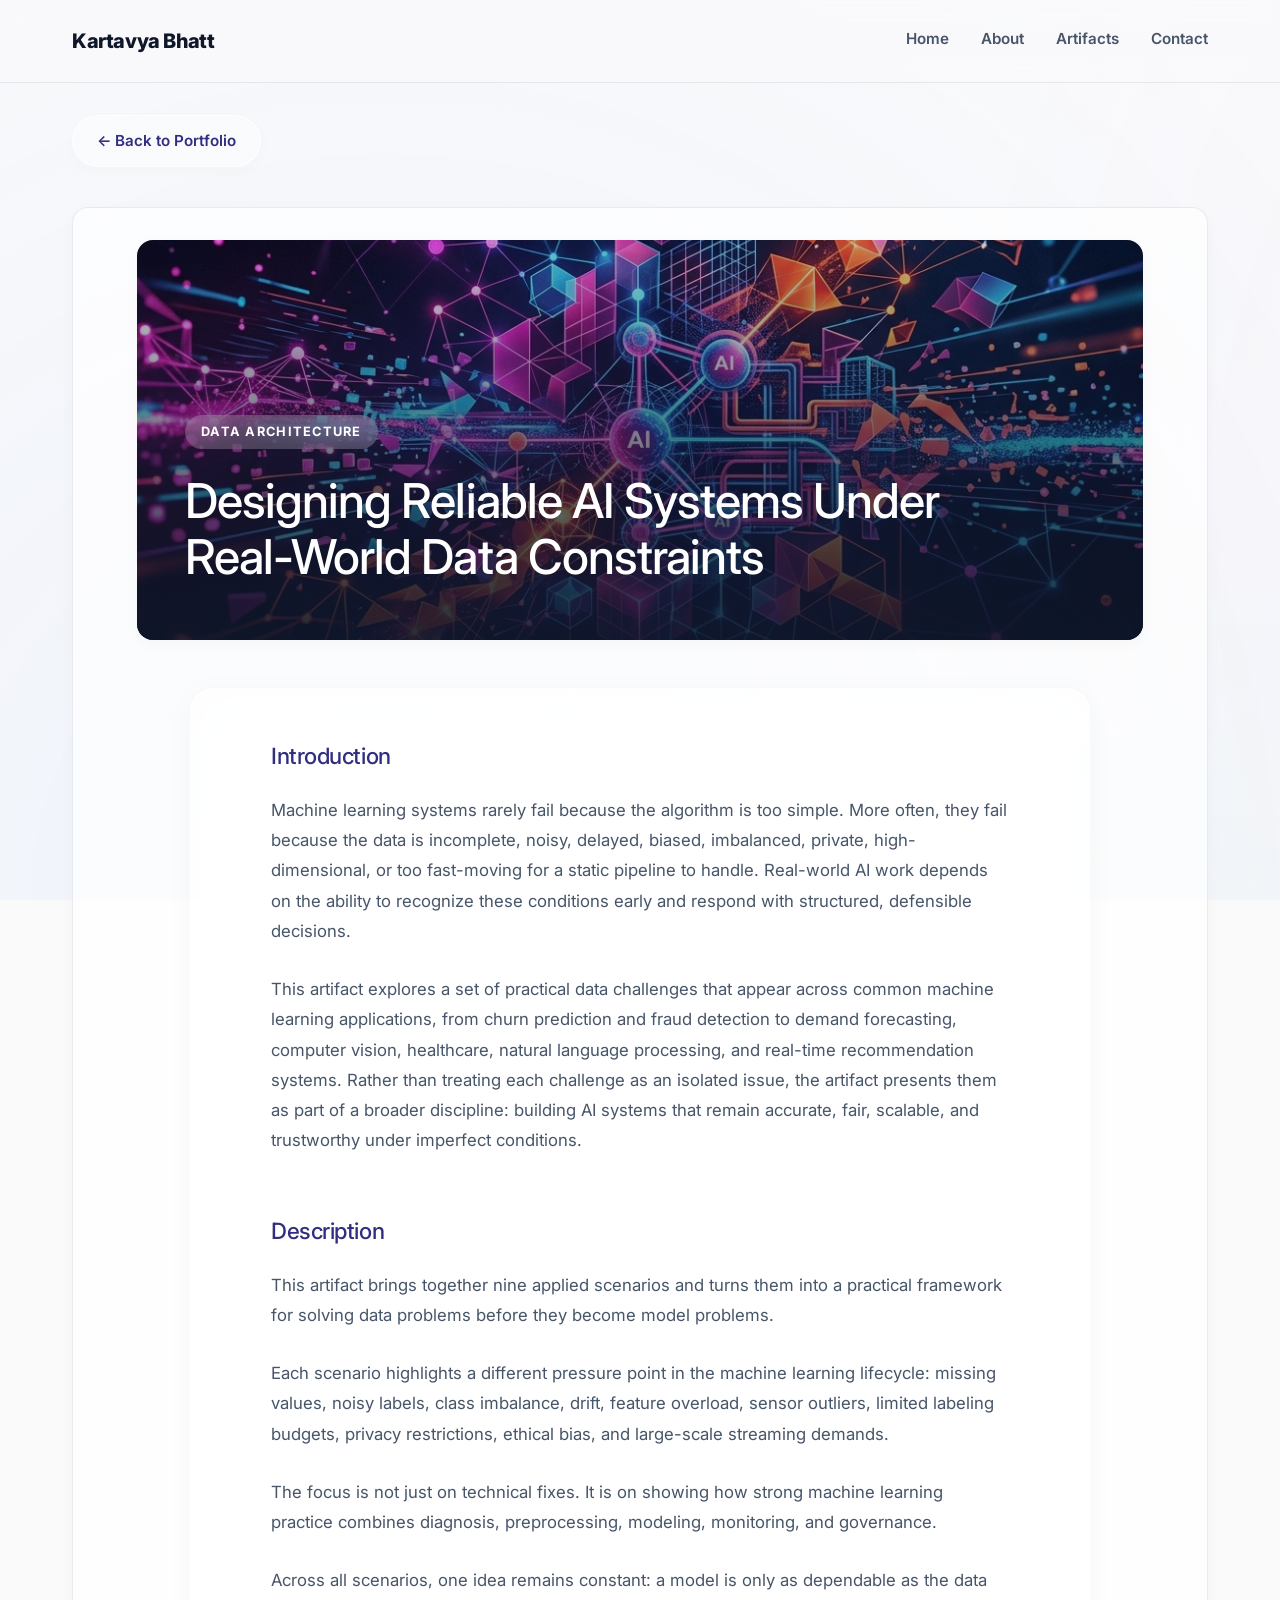
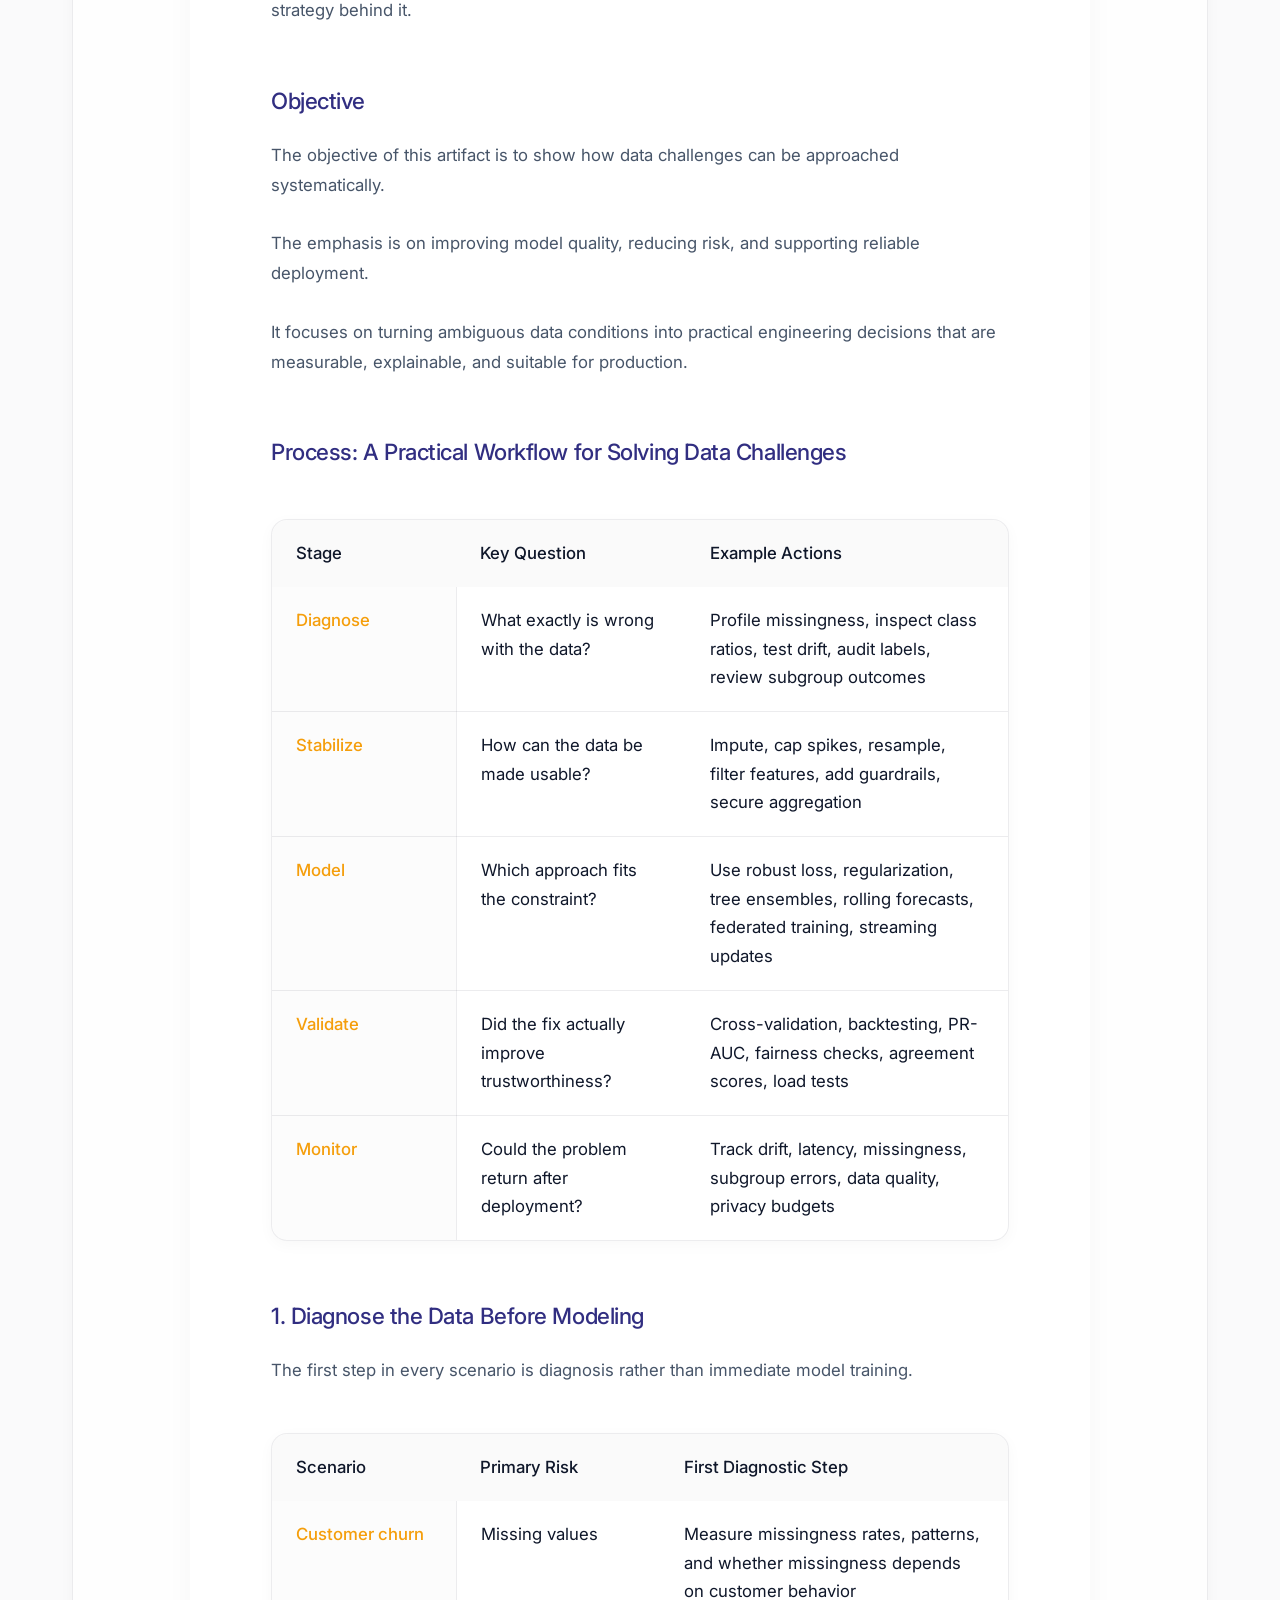
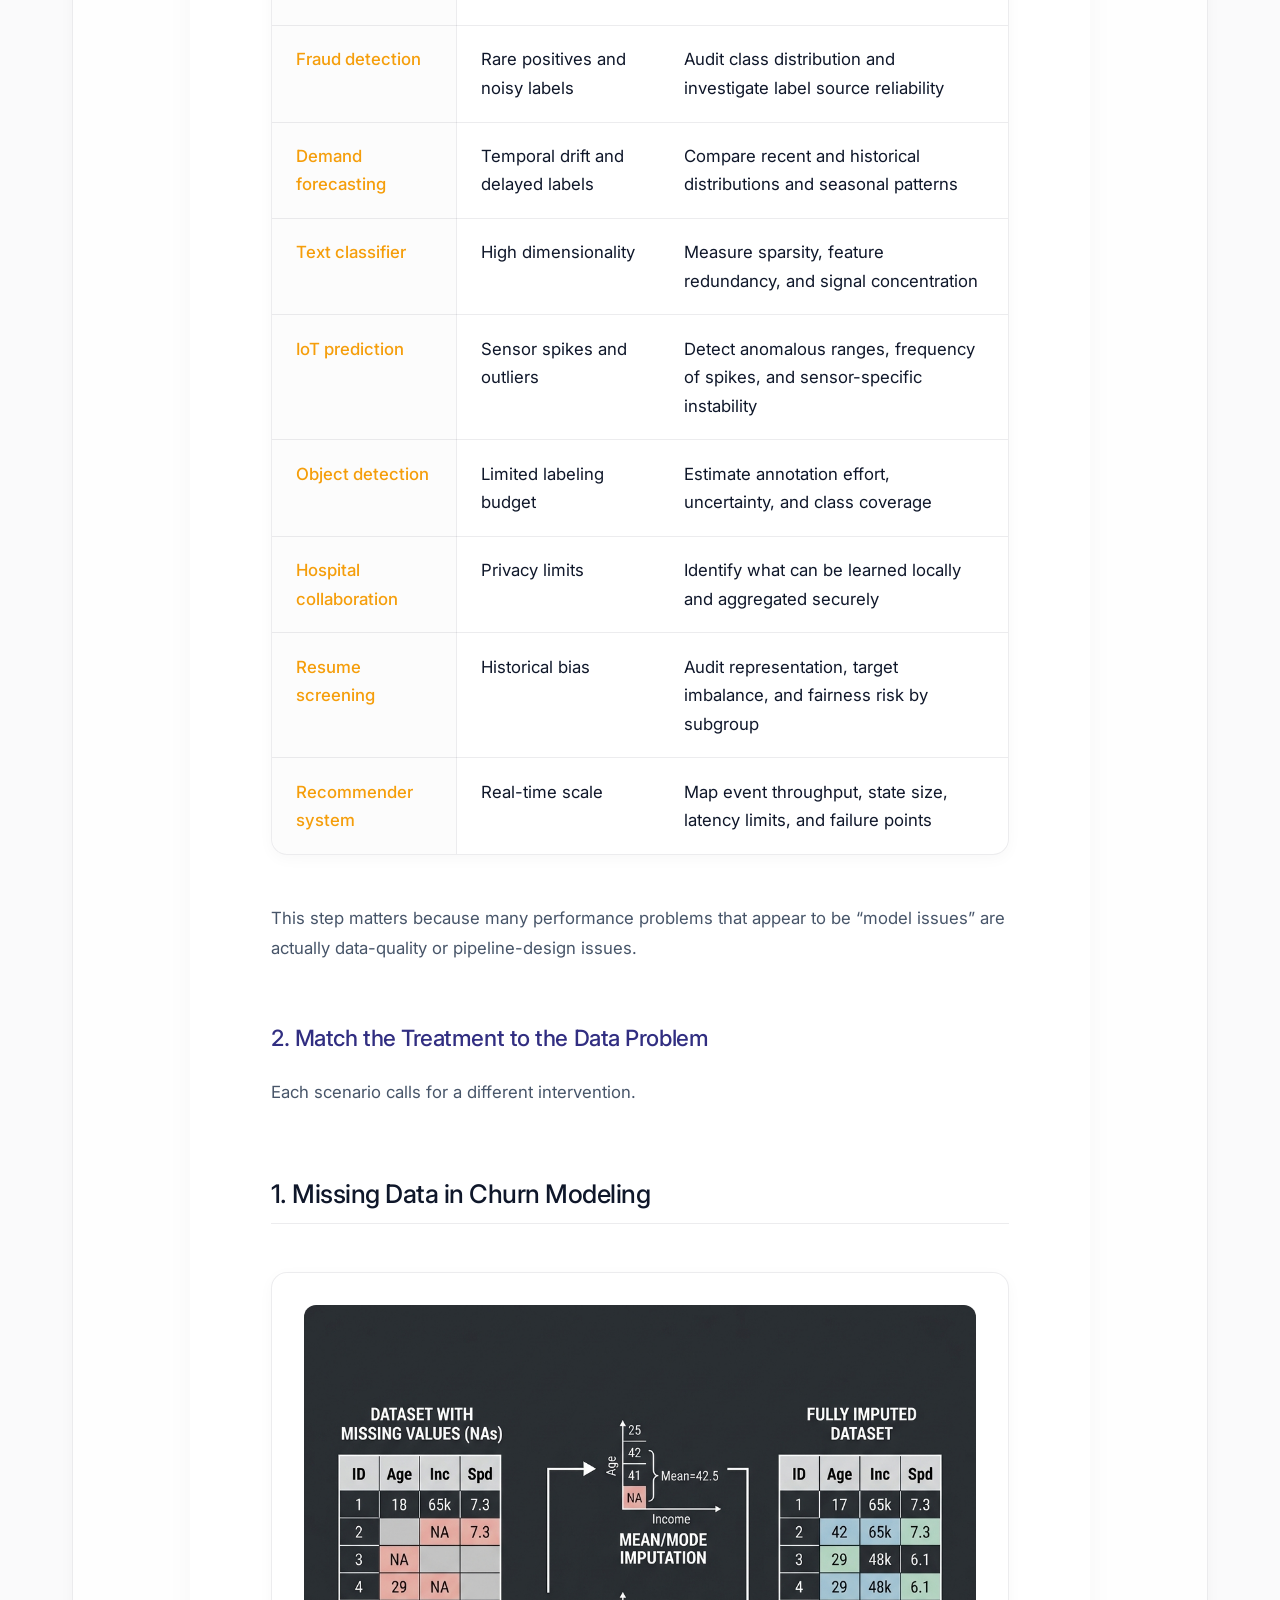
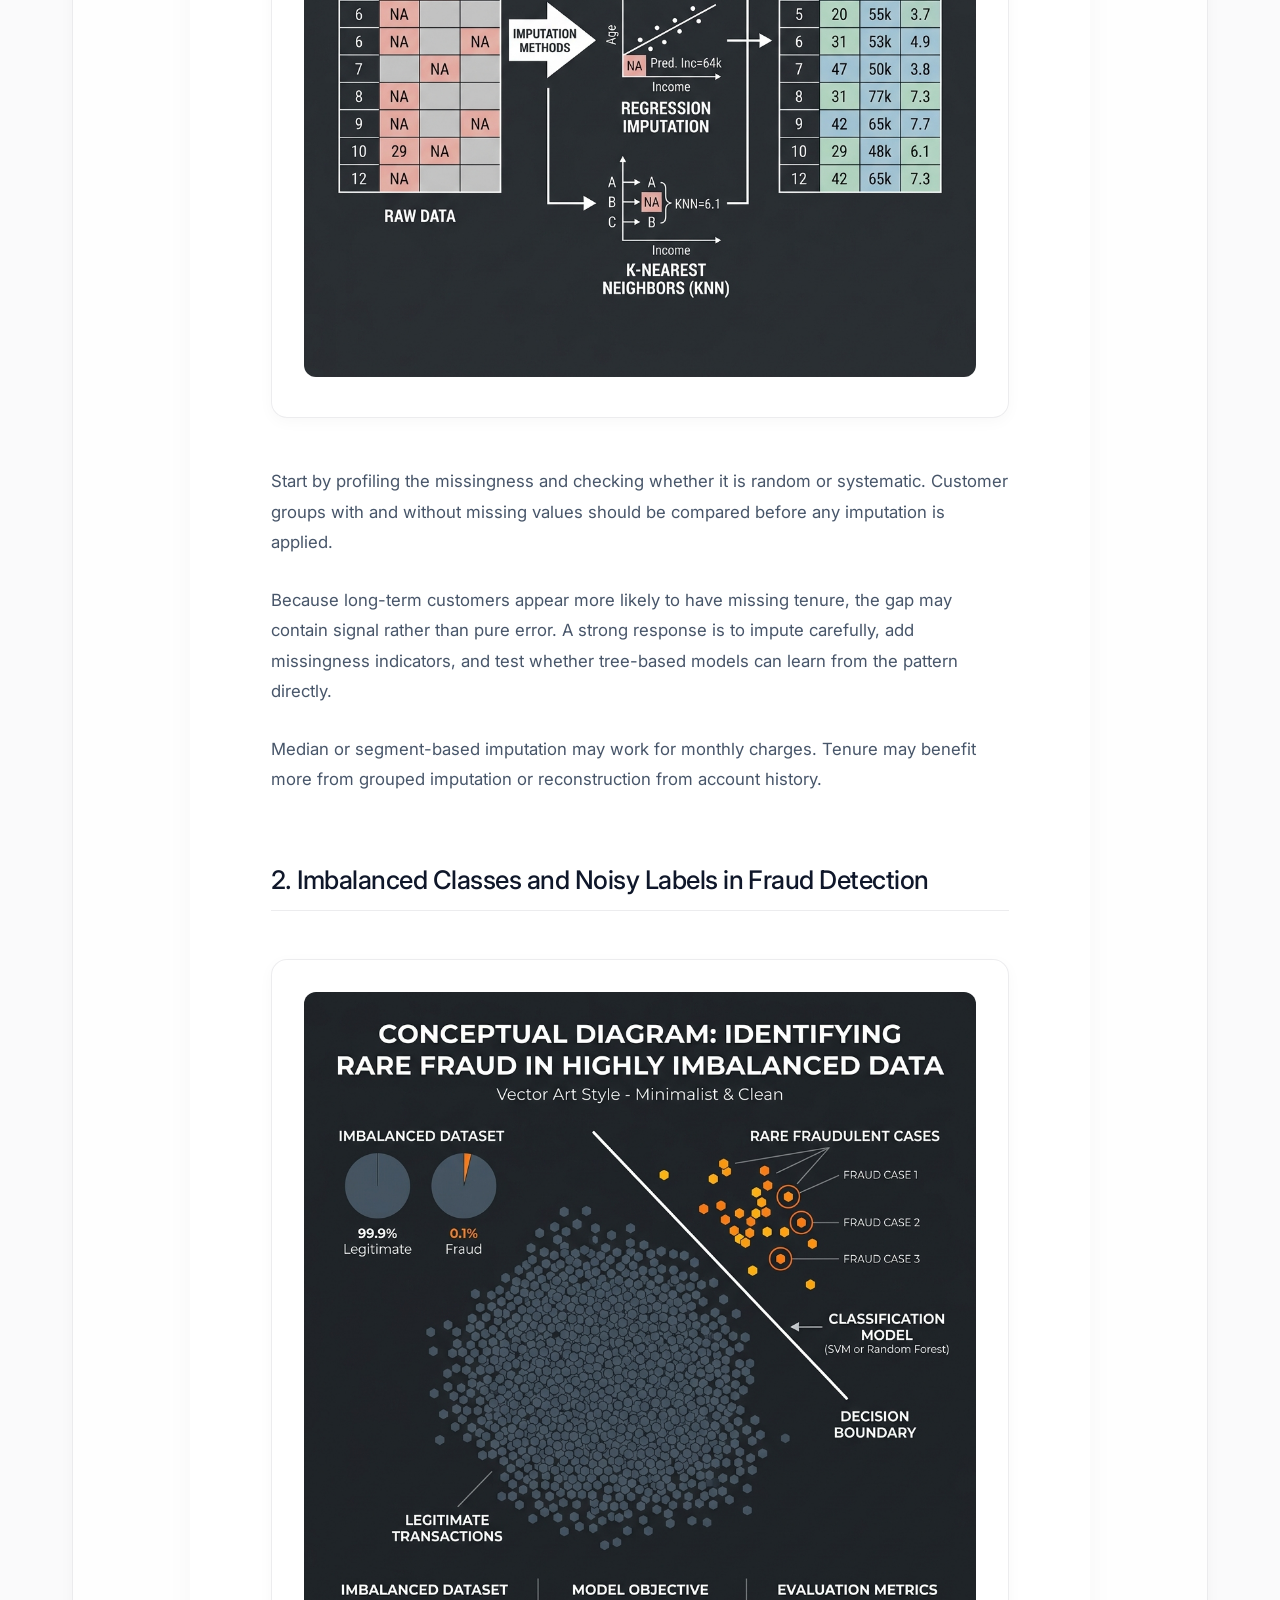
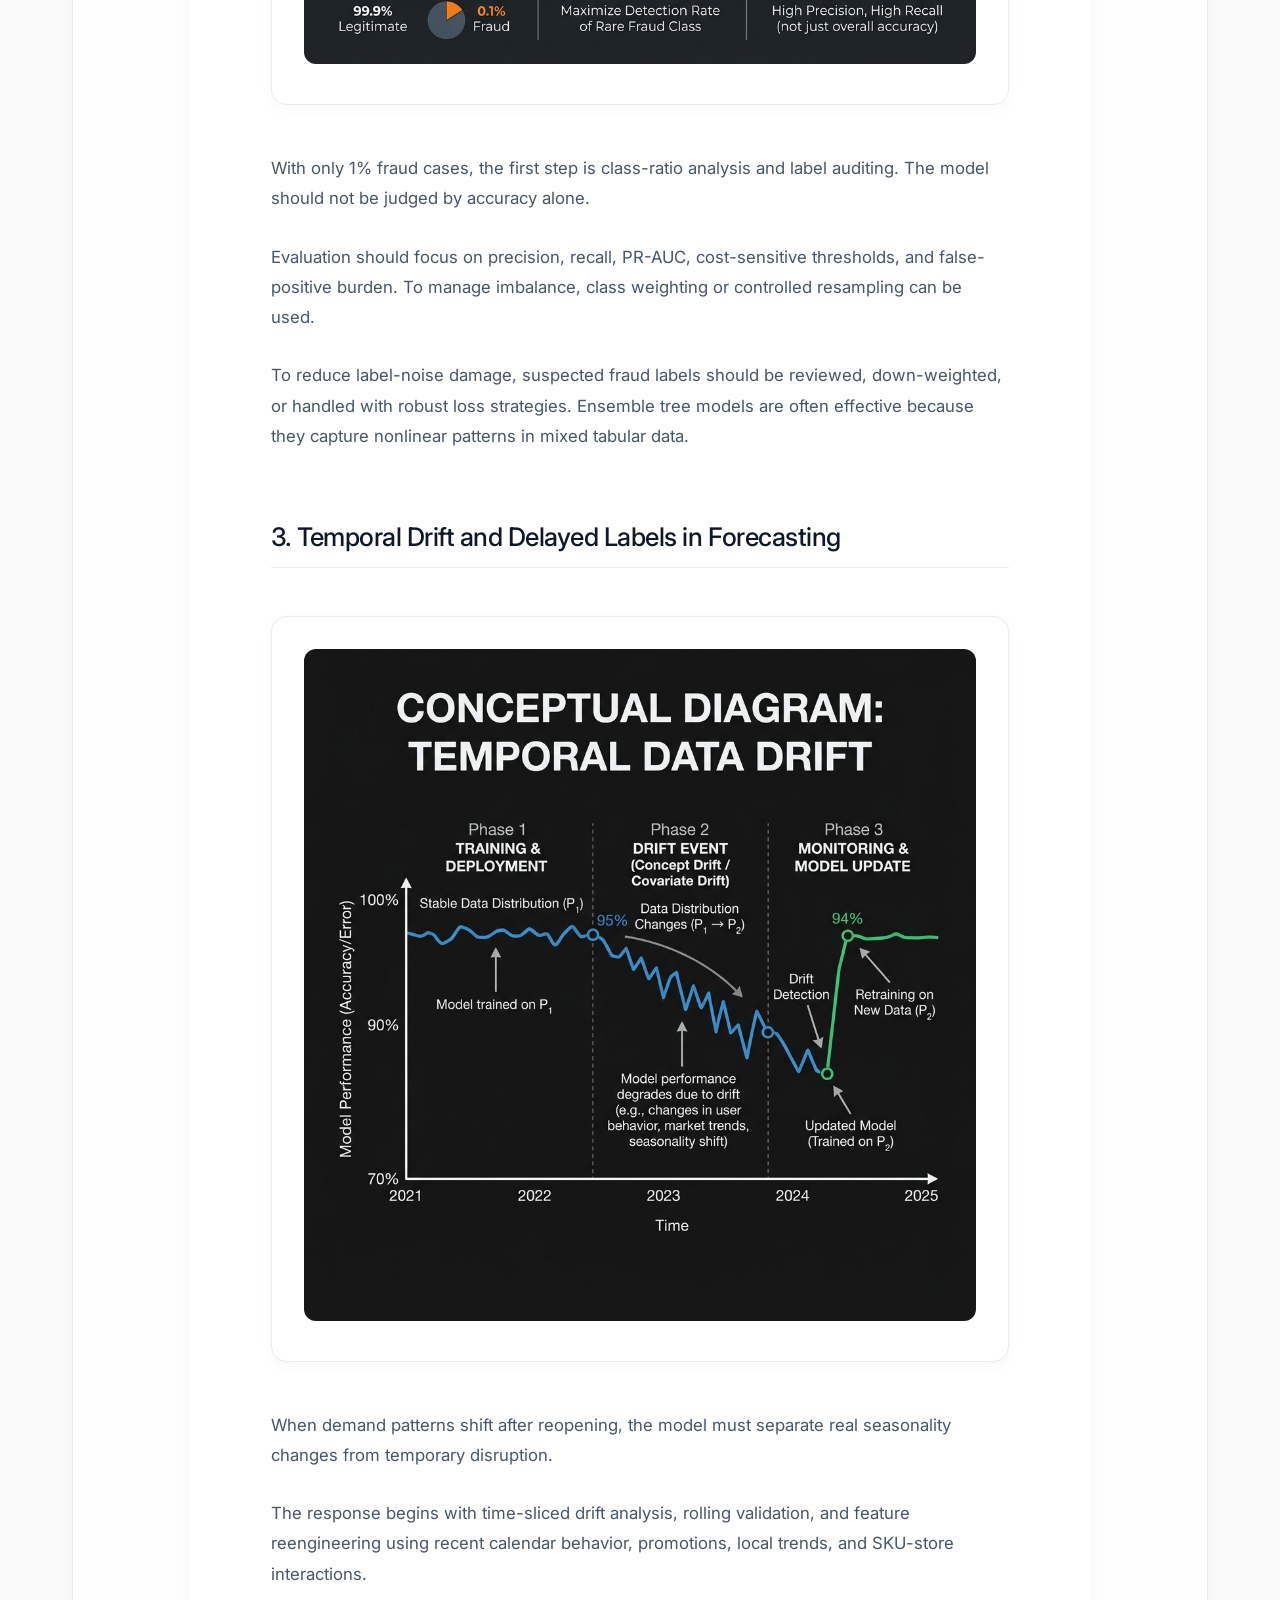
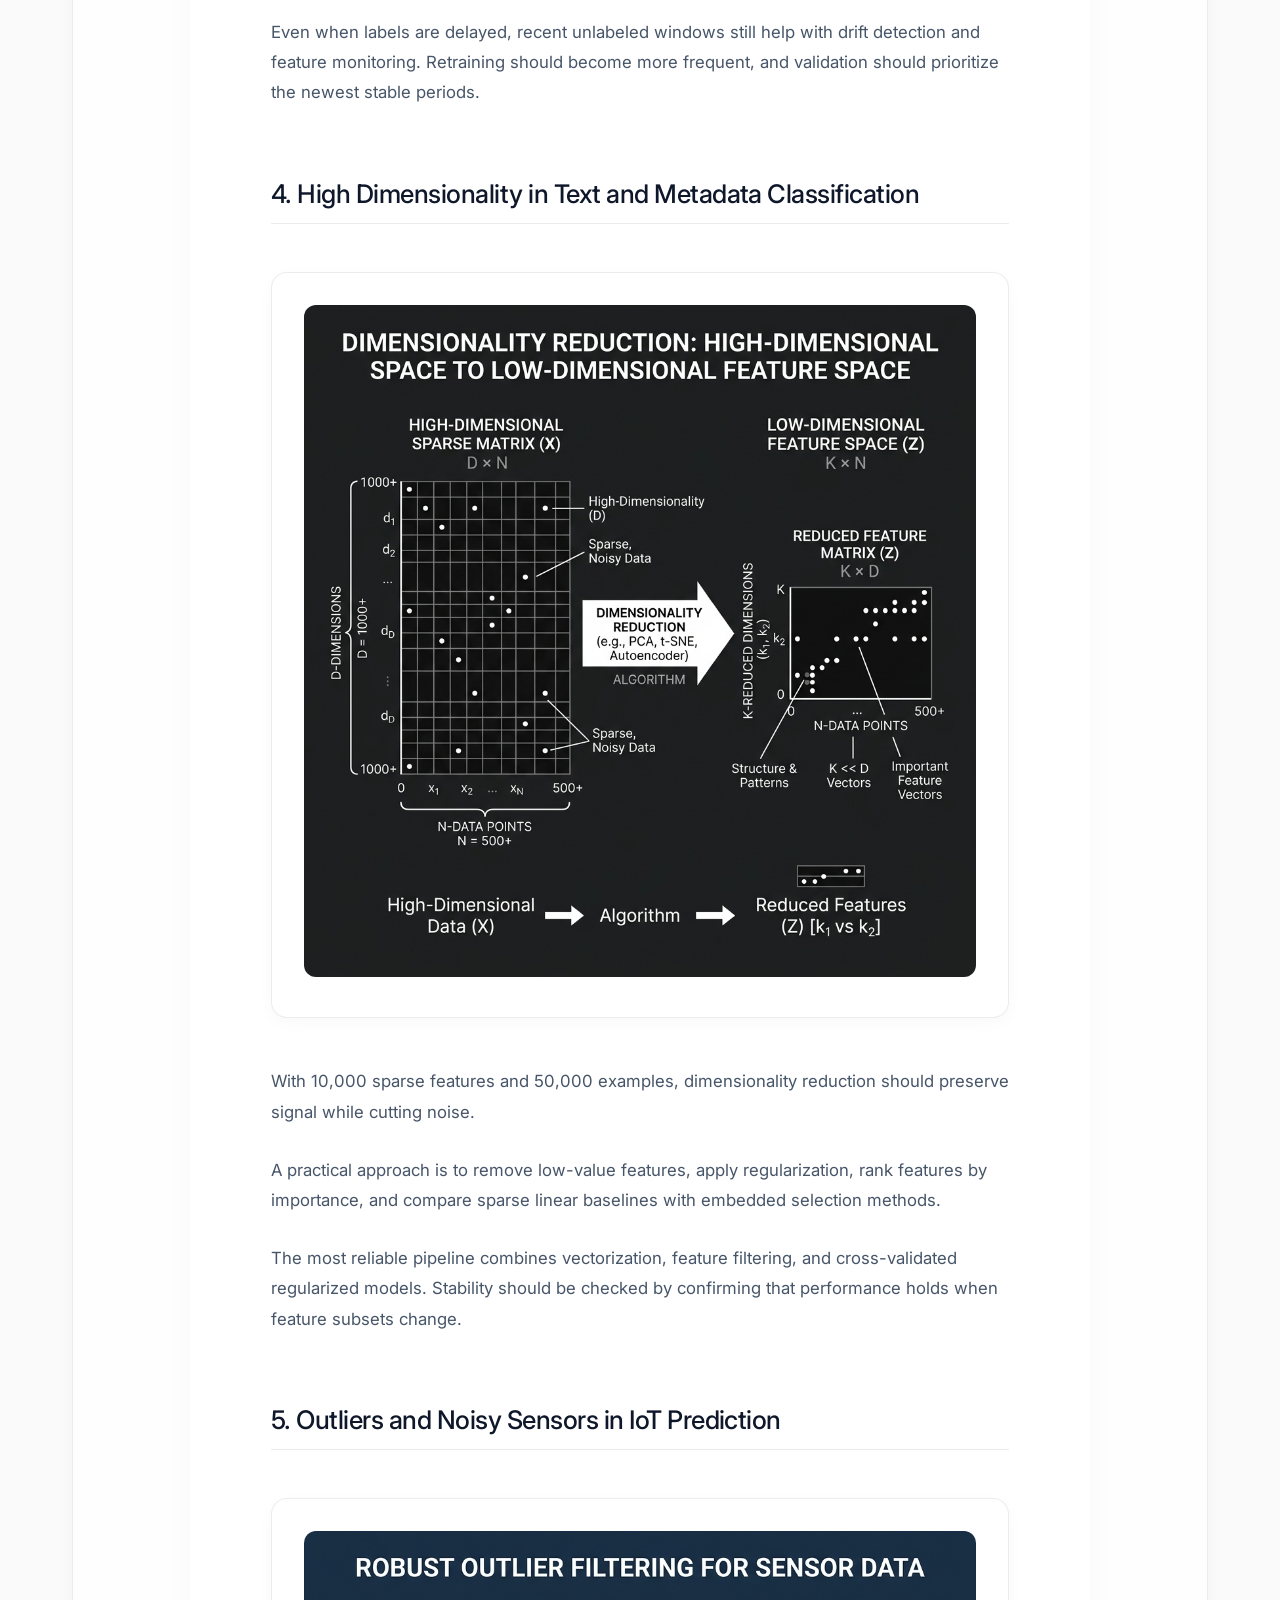
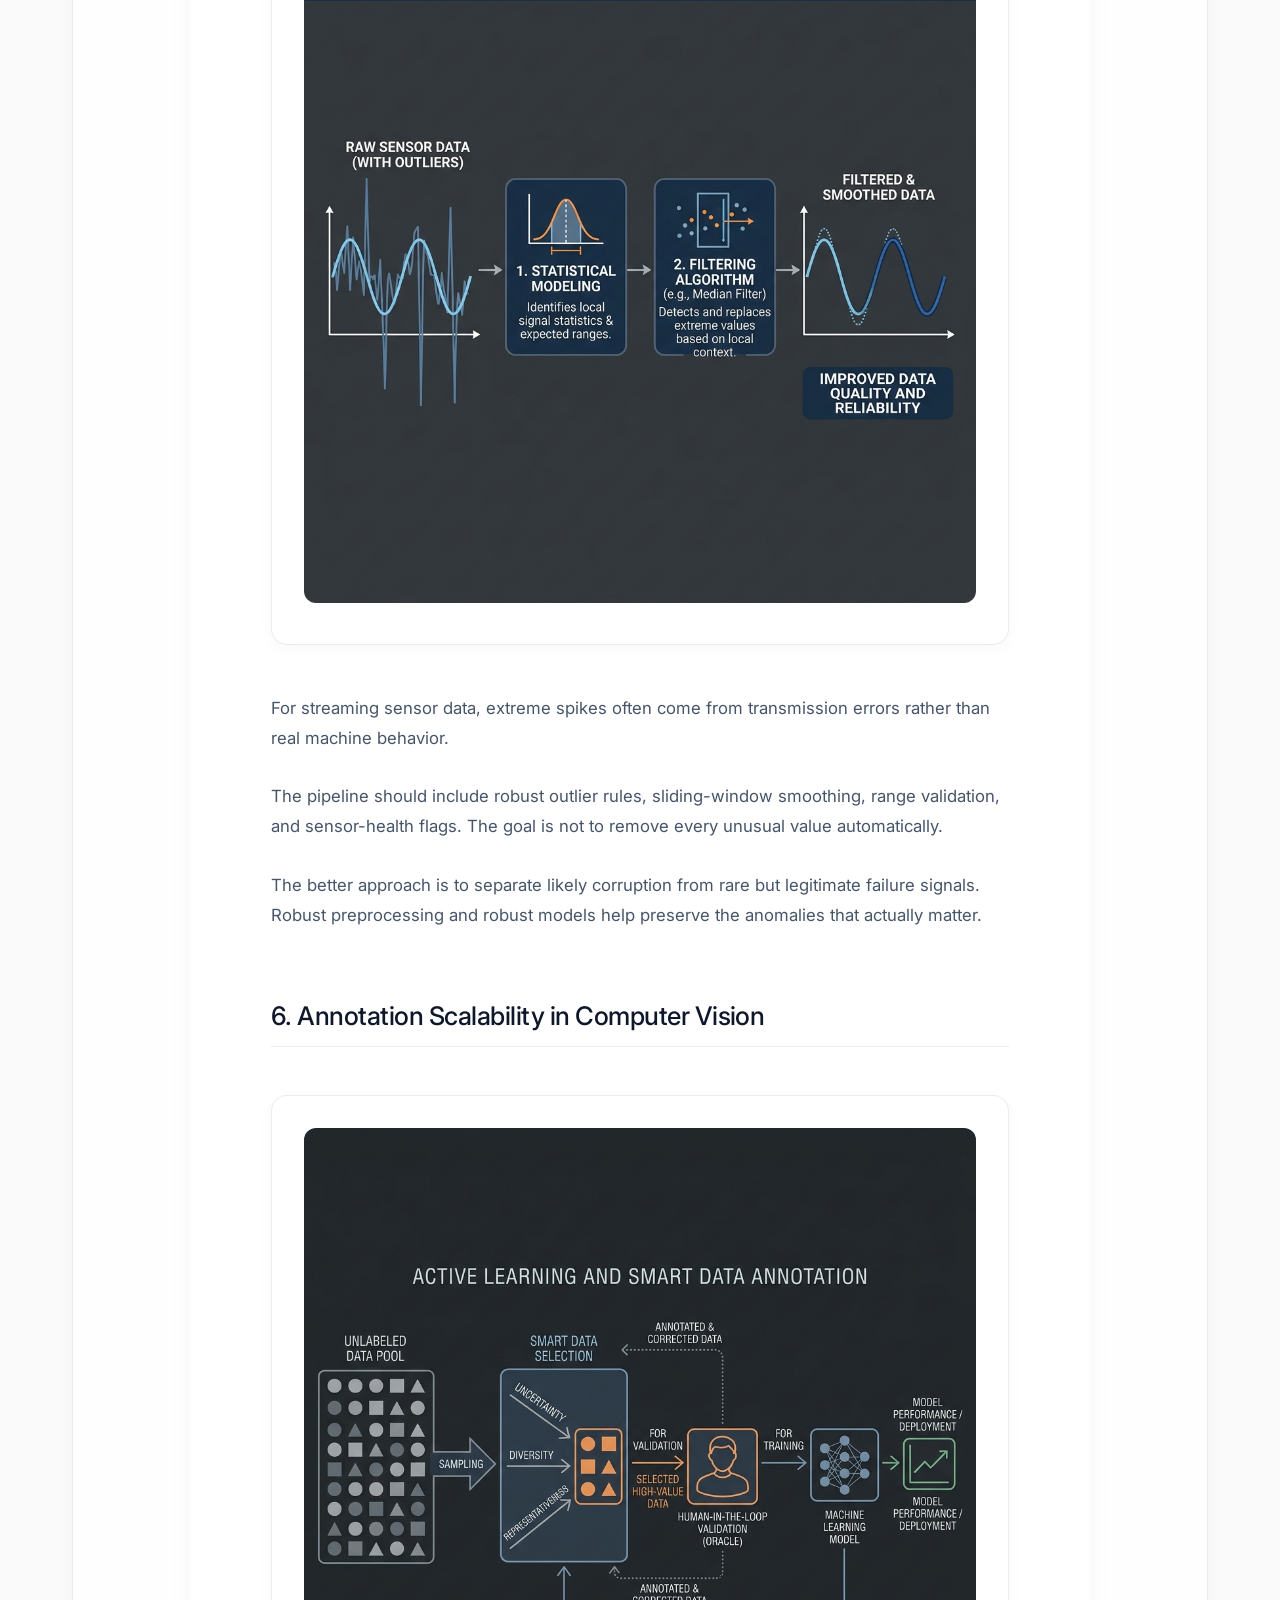
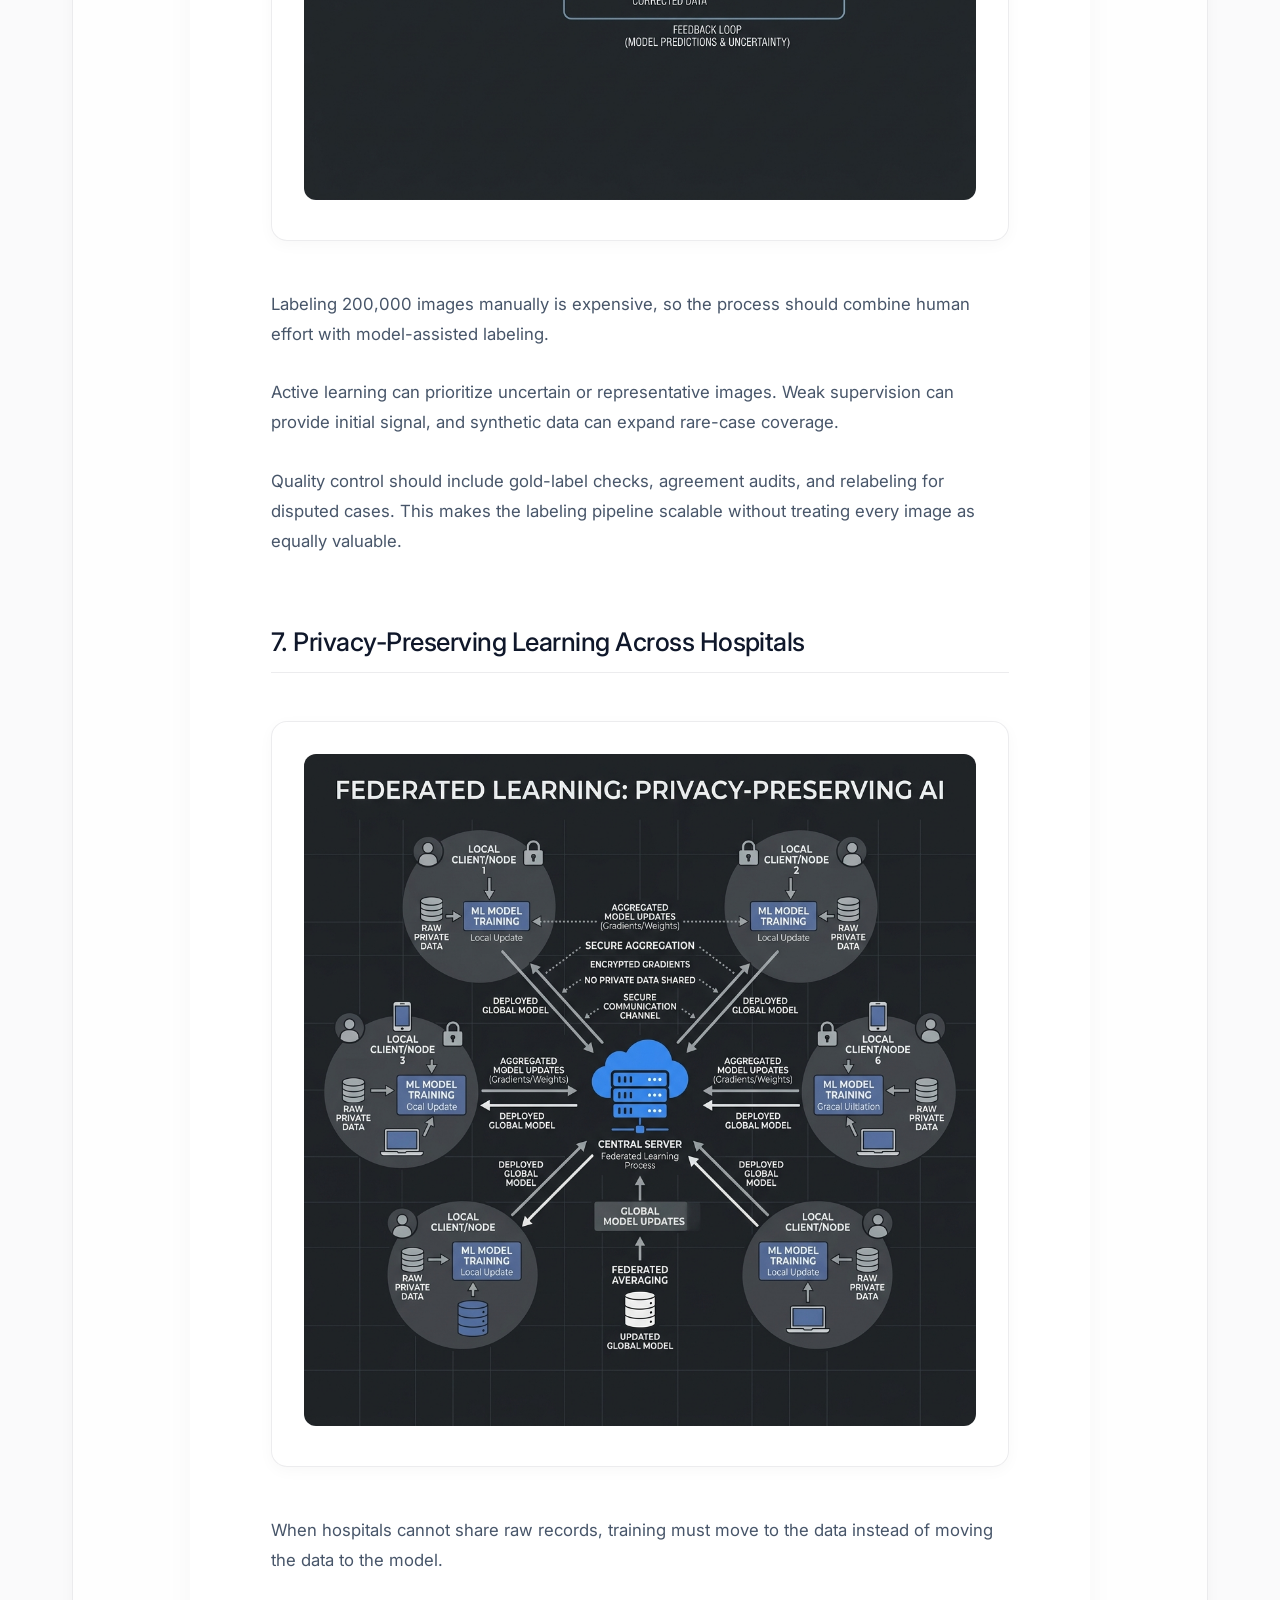
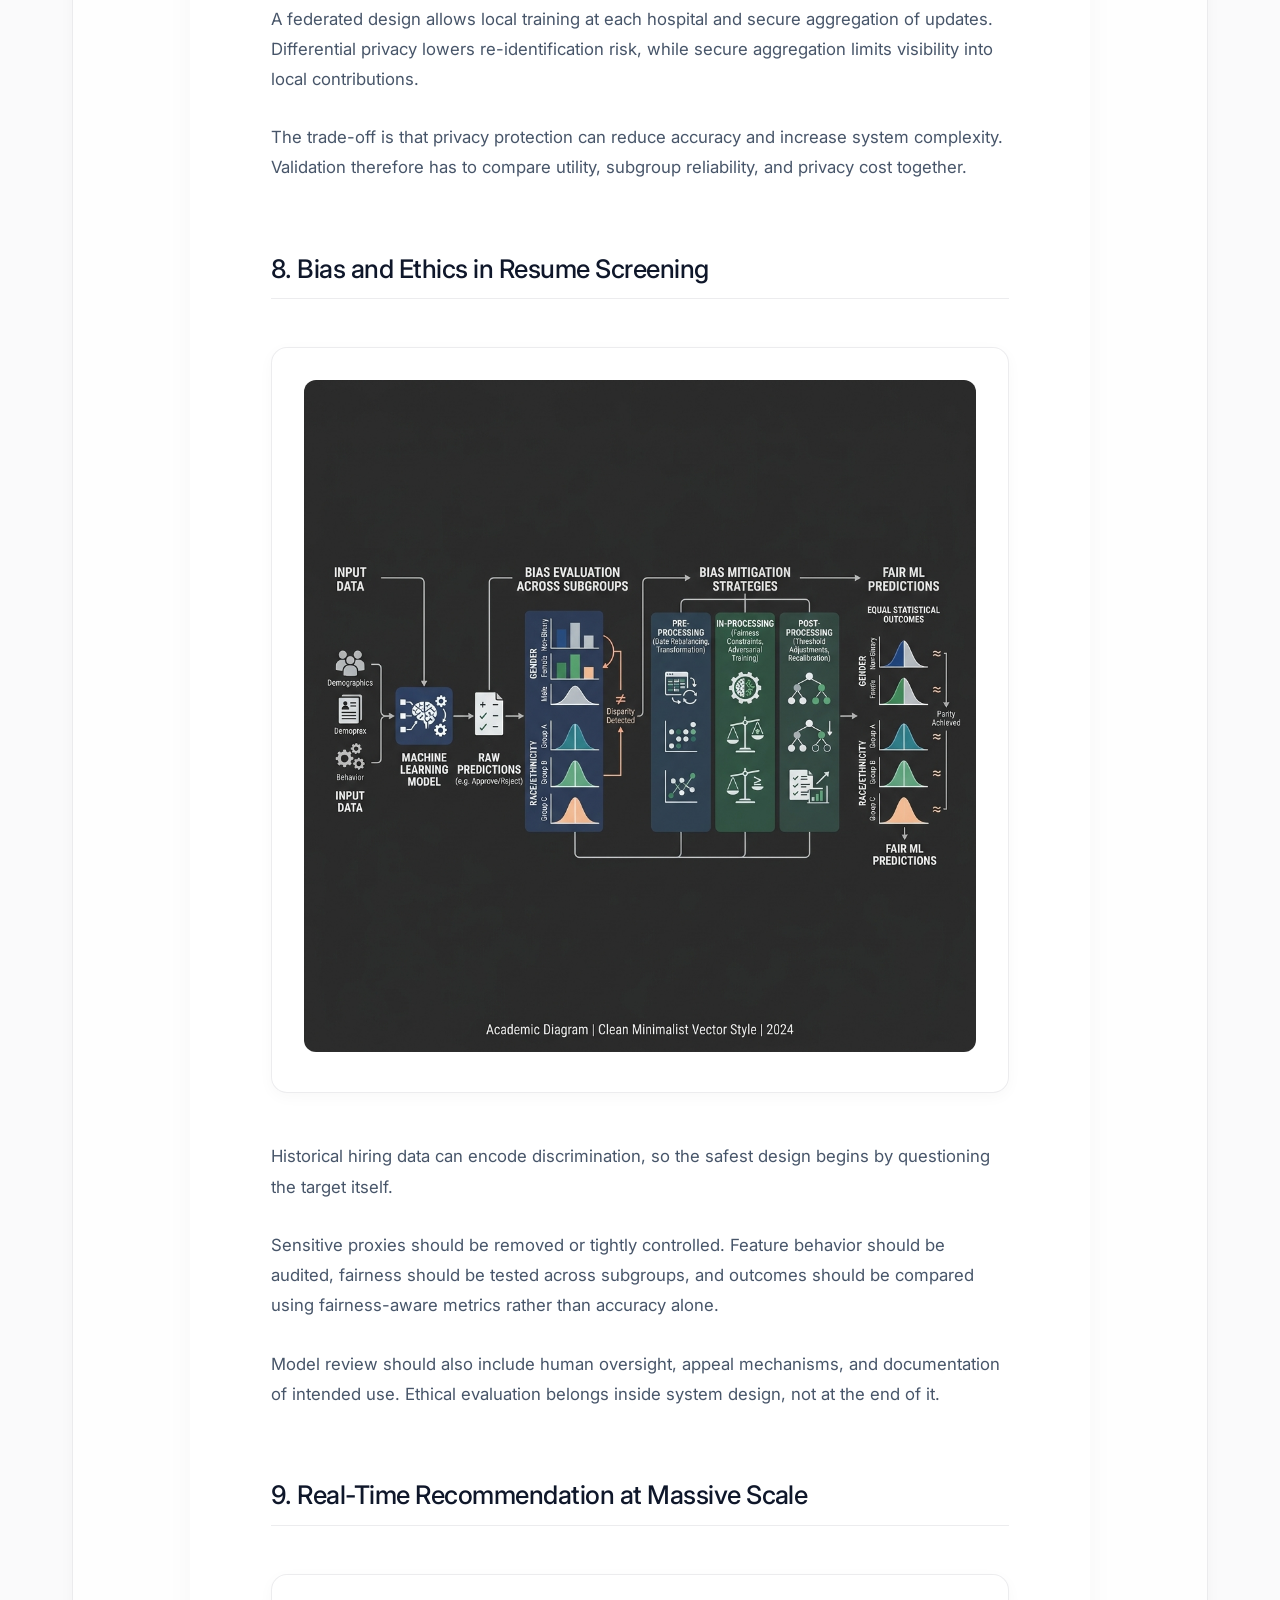
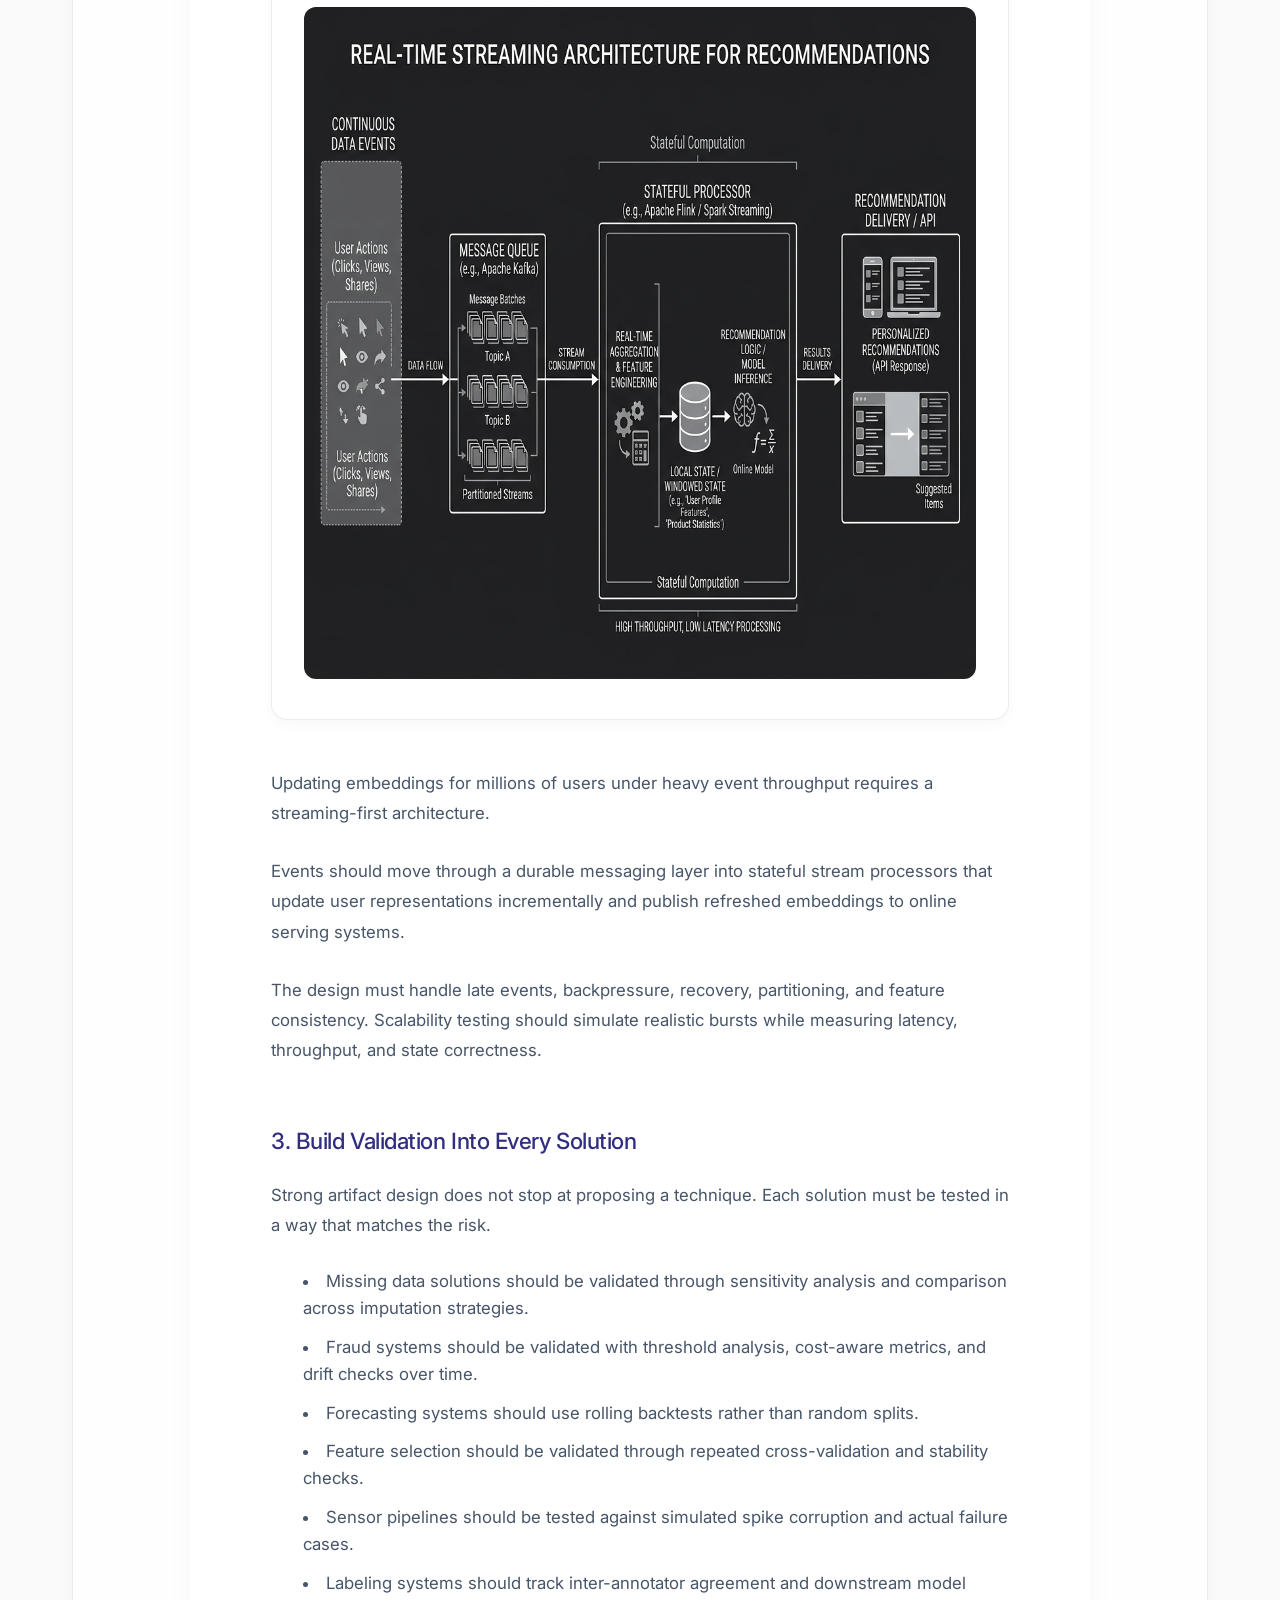
<file: artifact-data-challenges.html>
<!DOCTYPE html>
<html lang="en">

<head>
    <meta charset="UTF-8">
    <meta name="viewport" content="width=device-width, initial-scale=1.0">
    <title>Designing Reliable AI Systems - Kartavya Bhatt</title>
    <link href="https://fonts.googleapis.com/css2?family=Inter:wght@400;500;600;700;800&display=swap" rel="stylesheet">
    <link rel="stylesheet" href="style.css">
    <style>
        .hero-banner {
            width: 100%;
            height: 400px;
            background: url('assets/images/data_challenges_header.png') center/cover no-repeat;
            border-radius: var(--radius-md);
            margin-bottom: 3rem;
            position: relative;
            box-shadow: var(--shadow-glow);
        }

        .hero-banner::after {
            content: '';
            position: absolute;
            top: 0;
            left: 0;
            width: 100%;
            height: 100%;
            background: linear-gradient(to bottom, rgba(15, 23, 42, 0.2), rgba(15, 23, 42, 0.9));
            border-radius: var(--radius-md);
        }

        .hero-banner-content {
            position: absolute;
            bottom: 3rem;
            left: 3rem;
            z-index: 2;
            color: #fff;
            max-width: 800px;
        }

        .hero-banner-content h1 {
            color: #fff;
            font-size: clamp(1.8rem, 4vw, 3rem);
            margin-bottom: 0.5rem;
            line-height: 1.15;
            font-weight: 500;
        }

        .hero-banner-content p {
            color: rgba(255, 255, 255, 0.9);
            font-size: 1.25rem;
            margin: 0;
            line-height: 1.5;
        }

        .article-body ul {
            padding-left: 1.5rem;
            margin-bottom: 2rem;
            list-style-position: inside;
        }

        .article-body ul li {
            margin-bottom: 0.75rem;
            font-size: 1.05rem;
            line-height: 1.6;
            color: var(--color-text-muted);
            padding-left: 0.5rem;
        }

        .comparison-container {
            display: block;
            width: 100%;
            margin: 3rem 0;
            overflow-x: auto;
            border-radius: var(--radius-md);
            background: var(--color-surface);
            border: 1px solid var(--color-border);
            box-shadow: var(--shadow-glow);
            -webkit-overflow-scrolling: touch;
        }

        .comparison-table {
            width: 100%;
            border-collapse: collapse;
            min-width: 700px;
        }

        .comparison-table th,
        .comparison-table td {
            padding: 1.2rem 1.5rem;
            text-align: left;
            border-bottom: 1px solid var(--color-border);
            font-size: 1.05rem;
            vertical-align: top;
            min-width: 150px;
        }

        .comparison-table th {
            background: rgba(15, 23, 42, 0.02);
            font-weight: 500;
            color: var(--color-text);
        }

        .comparison-table td:first-child {
            font-weight: 500;
            color: #F59E0B;
            background: rgba(15, 23, 42, 0.01);
            border-right: 1px solid var(--color-border);
            width: 25%;
            min-width: 180px;
        }

        .comparison-table tr:last-child th,
        .comparison-table tr:last-child td {
            border-bottom: none;
        }

        .diagram-container {
            margin: 3rem 0;
            text-align: center;
            padding: 2rem;
            background: var(--color-surface);
            border: 1px solid var(--color-border);
            border-radius: var(--radius-md);
            box-shadow: var(--shadow-glow);
        }

        .diagram-container img {
            max-width: 100%;
            height: auto;
            border-radius: var(--radius-sm);
        }

        h3.scenario-heading {
            font-size: 1.6rem;
            margin-top: 4rem;
            margin-bottom: 1.5rem;
            color: var(--color-text);
            border-bottom: 1px solid var(--color-border);
            padding-bottom: 0.5rem;
        }
    </style>
</head>

<body>
    <div class="aurora-bg"></div>

    <header class="site-header fade-up">
        <div class="container">
            <nav class="header-nav">
                <a href="index.html" class="brand">Kartavya Bhatt</a>
                <div class="nav-links">
                    <a href="index.html#home" class="nav-link">Home</a>
                    <a href="index.html#about" class="nav-link">About</a>
                    <a href="index.html#artifacts" class="nav-link">Artifacts</a>
                    <a href="index.html#contact" class="nav-link">Contact</a>
                </div>
            </nav>
        </div>
    </header>

    <main class="container fade-up delay-1">
        <a href="index.html#artifacts" class="back-btn">&larr; Back to Portfolio</a>

        <div class="detail-content" style="padding-top: 2rem;">

            <div class="hero-banner">
                <div class="hero-banner-content">
                    <span class="meta-tag"
                        style="background: rgba(255,255,255,0.2); backdrop-filter: blur(10px); box-shadow: none;">Data Architecture</span>
                    <h1>Designing Reliable AI Systems Under Real-World Data Constraints</h1>
                </div>
            </div>

            <div class="article-body">
                <h2>Introduction</h2>
                <p>Machine learning systems rarely fail because the algorithm is too simple. More often, they fail because the data is incomplete, noisy, delayed, biased, imbalanced, private, high-dimensional, or too fast-moving for a static pipeline to handle. Real-world AI work depends on the ability to recognize these conditions early and respond with structured, defensible decisions.</p>
                <p>This artifact explores a set of practical data challenges that appear across common machine learning applications, from churn prediction and fraud detection to demand forecasting, computer vision, healthcare, natural language processing, and real-time recommendation systems. Rather than treating each challenge as an isolated issue, the artifact presents them as part of a broader discipline: building AI systems that remain accurate, fair, scalable, and trustworthy under imperfect conditions.</p>

                <h2>Description</h2>
                <p>This artifact brings together nine applied scenarios and turns them into a practical framework for solving data problems before they become model problems.</p>
                <p>Each scenario highlights a different pressure point in the machine learning lifecycle: missing values, noisy labels, class imbalance, drift, feature overload, sensor outliers, limited labeling budgets, privacy restrictions, ethical bias, and large-scale streaming demands.</p>
                <p>The focus is not just on technical fixes. It is on showing how strong machine learning practice combines diagnosis, preprocessing, modeling, monitoring, and governance.</p>
                <p>Across all scenarios, one idea remains constant: a model is only as dependable as the data strategy behind it.</p>

                <h2>Objective</h2>
                <p>The objective of this artifact is to show how data challenges can be approached systematically.</p>
                <p>The emphasis is on improving model quality, reducing risk, and supporting reliable deployment.</p>
                <p>It focuses on turning ambiguous data conditions into practical engineering decisions that are measurable, explainable, and suitable for production.</p>

                <h2>Process: A Practical Workflow for Solving Data Challenges</h2>
                <div class="comparison-container">
                    <table class="comparison-table">
                        <thead>
                            <tr>
                                <th>Stage</th>
                                <th>Key Question</th>
                                <th>Example Actions</th>
                            </tr>
                        </thead>
                        <tbody>
                            <tr>
                                <td>Diagnose</td>
                                <td>What exactly is wrong with the data?</td>
                                <td>Profile missingness, inspect class ratios, test drift, audit labels, review subgroup outcomes</td>
                            </tr>
                            <tr>
                                <td>Stabilize</td>
                                <td>How can the data be made usable?</td>
                                <td>Impute, cap spikes, resample, filter features, add guardrails, secure aggregation</td>
                            </tr>
                            <tr>
                                <td>Model</td>
                                <td>Which approach fits the constraint?</td>
                                <td>Use robust loss, regularization, tree ensembles, rolling forecasts, federated training, streaming updates</td>
                            </tr>
                            <tr>
                                <td>Validate</td>
                                <td>Did the fix actually improve trustworthiness?</td>
                                <td>Cross-validation, backtesting, PR-AUC, fairness checks, agreement scores, load tests</td>
                            </tr>
                            <tr>
                                <td>Monitor</td>
                                <td>Could the problem return after deployment?</td>
                                <td>Track drift, latency, missingness, subgroup errors, data quality, privacy budgets</td>
                            </tr>
                        </tbody>
                    </table>
                </div>

                <h2>1. Diagnose the Data Before Modeling</h2>
                <p>The first step in every scenario is diagnosis rather than immediate model training.</p>
                <div class="comparison-container">
                    <table class="comparison-table">
                        <thead>
                            <tr>
                                <th>Scenario</th>
                                <th>Primary Risk</th>
                                <th>First Diagnostic Step</th>
                            </tr>
                        </thead>
                        <tbody>
                            <tr><td>Customer churn</td><td>Missing values</td><td>Measure missingness rates, patterns, and whether missingness depends on customer behavior</td></tr>
                            <tr><td>Fraud detection</td><td>Rare positives and noisy labels</td><td>Audit class distribution and investigate label source reliability</td></tr>
                            <tr><td>Demand forecasting</td><td>Temporal drift and delayed labels</td><td>Compare recent and historical distributions and seasonal patterns</td></tr>
                            <tr><td>Text classifier</td><td>High dimensionality</td><td>Measure sparsity, feature redundancy, and signal concentration</td></tr>
                            <tr><td>IoT prediction</td><td>Sensor spikes and outliers</td><td>Detect anomalous ranges, frequency of spikes, and sensor-specific instability</td></tr>
                            <tr><td>Object detection</td><td>Limited labeling budget</td><td>Estimate annotation effort, uncertainty, and class coverage</td></tr>
                            <tr><td>Hospital collaboration</td><td>Privacy limits</td><td>Identify what can be learned locally and aggregated securely</td></tr>
                            <tr><td>Resume screening</td><td>Historical bias</td><td>Audit representation, target imbalance, and fairness risk by subgroup</td></tr>
                            <tr><td>Recommender system</td><td>Real-time scale</td><td>Map event throughput, state size, latency limits, and failure points</td></tr>
                        </tbody>
                    </table>
                </div>
                <p>This step matters because many performance problems that appear to be “model issues” are actually data-quality or pipeline-design issues.</p>

                <h2>2. Match the Treatment to the Data Problem</h2>
                <p>Each scenario calls for a different intervention.</p>

                <h3 class="scenario-heading">1. Missing Data in Churn Modeling</h3>
                <div class="diagram-container">
                    <img src="assets/images/scenario_1_missing_data_1776039148027.png" alt="Missing Data Imputation Diagram" loading="lazy">
                </div>
                <p>Start by profiling the missingness and checking whether it is random or systematic. Customer groups with and without missing values should be compared before any imputation is applied.</p>
                <p>Because long-term customers appear more likely to have missing tenure, the gap may contain signal rather than pure error. A strong response is to impute carefully, add missingness indicators, and test whether tree-based models can learn from the pattern directly.</p>
                <p>Median or segment-based imputation may work for monthly charges. Tenure may benefit more from grouped imputation or reconstruction from account history.</p>

                <h3 class="scenario-heading">2. Imbalanced Classes and Noisy Labels in Fraud Detection</h3>
                <div class="diagram-container">
                    <img src="assets/images/scenario_2_fraud_imbalance_1776039160020.png" alt="Identifying Rare Fraud Cases" loading="lazy">
                </div>
                <p>With only 1% fraud cases, the first step is class-ratio analysis and label auditing. The model should not be judged by accuracy alone.</p>
                <p>Evaluation should focus on precision, recall, PR-AUC, cost-sensitive thresholds, and false-positive burden. To manage imbalance, class weighting or controlled resampling can be used.</p>
                <p>To reduce label-noise damage, suspected fraud labels should be reviewed, down-weighted, or handled with robust loss strategies. Ensemble tree models are often effective because they capture nonlinear patterns in mixed tabular data.</p>

                <h3 class="scenario-heading">3. Temporal Drift and Delayed Labels in Forecasting</h3>
                <div class="diagram-container">
                    <img src="assets/images/scenario_3_temporal_drift_1776039173153.png" alt="Temporal Drift Over Time" loading="lazy">
                </div>
                <p>When demand patterns shift after reopening, the model must separate real seasonality changes from temporary disruption.</p>
                <p>The response begins with time-sliced drift analysis, rolling validation, and feature reengineering using recent calendar behavior, promotions, local trends, and SKU-store interactions.</p>
                <p>Even when labels are delayed, recent unlabeled windows still help with drift detection and feature monitoring. Retraining should become more frequent, and validation should prioritize the newest stable periods.</p>

                <h3 class="scenario-heading">4. High Dimensionality in Text and Metadata Classification</h3>
                <div class="diagram-container">
                    <img src="assets/images/scenario_4_dimensionality_1776039187976.png" alt="Dimensionality Reduction" loading="lazy">
                </div>
                <p>With 10,000 sparse features and 50,000 examples, dimensionality reduction should preserve signal while cutting noise.</p>
                <p>A practical approach is to remove low-value features, apply regularization, rank features by importance, and compare sparse linear baselines with embedded selection methods.</p>
                <p>The most reliable pipeline combines vectorization, feature filtering, and cross-validated regularized models. Stability should be checked by confirming that performance holds when feature subsets change.</p>

                <h3 class="scenario-heading">5. Outliers and Noisy Sensors in IoT Prediction</h3>
                <div class="diagram-container">
                    <img src="assets/images/scenario_5_iot_outliers_1776039203867.png" alt="Robust Outlier Filtering" loading="lazy">
                </div>
                <p>For streaming sensor data, extreme spikes often come from transmission errors rather than real machine behavior.</p>
                <p>The pipeline should include robust outlier rules, sliding-window smoothing, range validation, and sensor-health flags. The goal is not to remove every unusual value automatically.</p>
                <p>The better approach is to separate likely corruption from rare but legitimate failure signals. Robust preprocessing and robust models help preserve the anomalies that actually matter.</p>

                <h3 class="scenario-heading">6. Annotation Scalability in Computer Vision</h3>
                <div class="diagram-container">
                    <img src="assets/images/scenario_6_active_learning_1776039216458.png" alt="Active Learning and Smart Data Annotation" loading="lazy">
                </div>
                <p>Labeling 200,000 images manually is expensive, so the process should combine human effort with model-assisted labeling.</p>
                <p>Active learning can prioritize uncertain or representative images. Weak supervision can provide initial signal, and synthetic data can expand rare-case coverage.</p>
                <p>Quality control should include gold-label checks, agreement audits, and relabeling for disputed cases. This makes the labeling pipeline scalable without treating every image as equally valuable.</p>

                <h3 class="scenario-heading">7. Privacy-Preserving Learning Across Hospitals</h3>
                <div class="diagram-container">
                    <img src="assets/images/scenario_7_federated_learning_1776039229458.png" alt="Privacy-preserving AI / Federated Learning" loading="lazy">
                </div>
                <p>When hospitals cannot share raw records, training must move to the data instead of moving the data to the model.</p>
                <p>A federated design allows local training at each hospital and secure aggregation of updates. Differential privacy lowers re-identification risk, while secure aggregation limits visibility into local contributions.</p>
                <p>The trade-off is that privacy protection can reduce accuracy and increase system complexity. Validation therefore has to compare utility, subgroup reliability, and privacy cost together.</p>

                <h3 class="scenario-heading">8. Bias and Ethics in Resume Screening</h3>
                <div class="diagram-container">
                    <img src="assets/images/scenario_8_fairness_bias_1776039240947.png" alt="Fairness and Bias Mitigation" loading="lazy">
                </div>
                <p>Historical hiring data can encode discrimination, so the safest design begins by questioning the target itself.</p>
                <p>Sensitive proxies should be removed or tightly controlled. Feature behavior should be audited, fairness should be tested across subgroups, and outcomes should be compared using fairness-aware metrics rather than accuracy alone.</p>
                <p>Model review should also include human oversight, appeal mechanisms, and documentation of intended use. Ethical evaluation belongs inside system design, not at the end of it.</p>

                <h3 class="scenario-heading">9. Real-Time Recommendation at Massive Scale</h3>
                <div class="diagram-container">
                    <img src="assets/images/scenario_9_streaming_recommender_1776039256795.png" alt="Real-time Streaming Architecture" loading="lazy">
                </div>
                <p>Updating embeddings for millions of users under heavy event throughput requires a streaming-first architecture.</p>
                <p>Events should move through a durable messaging layer into stateful stream processors that update user representations incrementally and publish refreshed embeddings to online serving systems.</p>
                <p>The design must handle late events, backpressure, recovery, partitioning, and feature consistency. Scalability testing should simulate realistic bursts while measuring latency, throughput, and state correctness.</p>

                <h2>3. Build Validation Into Every Solution</h2>
                <p>Strong artifact design does not stop at proposing a technique. Each solution must be tested in a way that matches the risk.</p>
                <ul>
                    <li>Missing data solutions should be validated through sensitivity analysis and comparison across imputation strategies.</li>
                    <li>Fraud systems should be validated with threshold analysis, cost-aware metrics, and drift checks over time.</li>
                    <li>Forecasting systems should use rolling backtests rather than random splits.</li>
                    <li>Feature selection should be validated through repeated cross-validation and stability checks.</li>
                    <li>Sensor pipelines should be tested against simulated spike corruption and actual failure cases.</li>
                    <li>Labeling systems should track inter-annotator agreement and downstream model improvement.</li>
                    <li>Federated systems should validate both utility and privacy guarantees.</li>
                    <li>Fairness-sensitive NLP tools should test subgroup outcomes and error disparities.</li>
                    <li>Streaming recommenders should undergo load testing, replay testing, and failure recovery drills.</li>
                </ul>

                <h2>4. Treat Monitoring As Part of the Solution</h2>
                <p>The common thread across all nine scenarios is that a one-time fix is never enough. Missingness rates can change. Fraud patterns evolve. Seasonality shifts. Sensor quality drifts. Labels decay. Bias can reappear. Streaming systems degrade under load. The artifact therefore frames monitoring as a core design requirement rather than a post-deployment extra.</p>
                
                <h2>Tools and Tech Used</h2>
                <ul>
                    <li><strong>Research:</strong> Applied machine learning concepts, model governance principles, and data-centric AI practices drawn from workshop scenario analysis.</li>
                    <li><strong>Data Profiling:</strong> Missing-value analysis, distribution checks, drift metrics, label audits, agreement studies, and anomaly detection methods.</li>
                    <li><strong>Modeling:</strong> Regularized linear models, tree-based ensembles, time-series forecasting approaches, robust classifiers, privacy-aware training methods, and embedding systems.</li>
                    <li><strong>Pipeline Engineering:</strong> Batch pipelines, streaming processors, feature stores, secure aggregation workflows, and monitoring layers.</li>
                    <li><strong>Evaluation:</strong> Cross-validation, rolling backtesting, precision-recall analysis, fairness metrics, reliability checks, and production monitoring indicators.</li>
                    <li><strong>Visualization and Structuring:</strong> Tables, scenario mapping, workflow framing, and technical synthesis for clear communication.</li>
                </ul>

                <h2>Value Proposition of the Artifact</h2>
                <p>The value of this artifact lies in its shift from isolated technical tricks to an integrated decision framework.</p>
                <p>Instead of asking only, “Which model should be used?” it asks the more important question: “What must be true about the data and pipeline for the model to be trusted?”</p>
                <p>That makes the artifact useful in both technical and leadership settings. It shows that solving data challenges is not just about improving metrics. It is also about reducing operational risk, supporting fairness, protecting privacy, and improving long-term maintainability.</p>

                <h2>Unique Value</h2>
                <p>What makes this artifact distinctive is its cross-scenario structure.</p>
                <p>It does not focus on one domain alone. Instead, it connects tabular data, time series, computer vision, sensor streams, healthcare data, NLP, and large-scale recommendation systems through one shared lens: responsible problem-solving under data constraints.</p>
                <p>That makes it more than a summary of techniques. It becomes a practical guide for recognizing patterns that repeat across machine learning projects, even when the application domain changes.</p>

                <h2>Relevance</h2>
                <p>This artifact is highly relevant to modern AI and analytics work because data challenges are now the rule rather than the exception.</p>
                <p>Organizations increasingly work with incomplete records, delayed labels, privacy restrictions, biased histories, and systems that must operate continuously at scale.</p>
                <p>Professionals who can identify these problems early and design thoughtful responses create models that are not only more accurate, but also more reliable and more defensible.</p>
                <p>In that sense, the artifact reflects an industry reality: successful machine learning is less about perfect data and more about disciplined adaptation to imperfect data.</p>

                <h2>References</h2>
                <ul style="list-style-type: disc; padding-left: 2rem; margin-top: 1rem;">
                    <li style="margin-bottom: 0.75rem;"><a href="https://www.oreilly.com/library/view/hands-on-machine-learning/9781098125967/" target="_blank" rel="noopener noreferrer" style="color: inherit; text-decoration: none;">Géron, A. (2022). Hands-on machine learning with Scikit-Learn, Keras, and TensorFlow (3rd ed.). O’Reilly Media.</a></li>
                    <li style="margin-bottom: 0.75rem;"><a href="https://www.deeplearningbook.org/" target="_blank" rel="noopener noreferrer" style="color: inherit; text-decoration: none;">Goodfellow, I., Bengio, Y., & Courville, A. (2016). Deep learning. MIT Press.</a></li>
                    <li style="margin-bottom: 0.75rem;"><a href="http://www.feat.engineering/" target="_blank" rel="noopener noreferrer" style="color: inherit; text-decoration: none;">Kuhn, M., & Johnson, K. (2019). Feature engineering and selection: A practical approach for predictive models. CRC Press.</a></li>
                    <li style="margin-bottom: 0.75rem;"><a href="http://www.cs.cmu.edu/~tom/mlbook.html" target="_blank" rel="noopener noreferrer" style="color: inherit; text-decoration: none;">Mitchell, T. M. (1997). Machine learning. McGraw-Hill.</a></li>
                    <li style="margin-bottom: 0.75rem;"><a href="https://papers.nips.cc/paper/2015/file/86df7dcfd896fcaf2674f757a2463eba-Paper.pdf" target="_blank" rel="noopener noreferrer" style="color: inherit; text-decoration: none;">Sculley, D., Holt, G., Golovin, D., Davydov, E., Phillips, T., Ebner, D., Chaudhary, V., Young, M., Crespo, J.-F., & Dennison, D. (2015). Hidden technical debt in machine learning systems. In NIPS.</a></li>
                    <li style="margin-bottom: 0.75rem;"><a href="https://d2l.ai/" target="_blank" rel="noopener noreferrer" style="color: inherit; text-decoration: none;">Zhang, A., Lipton, Z. C., Li, M., & Smola, A. J. (2021). Dive into deep learning. Cambridge University Press.</a></li>
                </ul>
            </div>

        </div>
    </main>

    <footer class="site-footer container">
        <p>&copy; 2026 Kartavya Bhatt.</p>
    </footer>
</body>
</html>
</file>
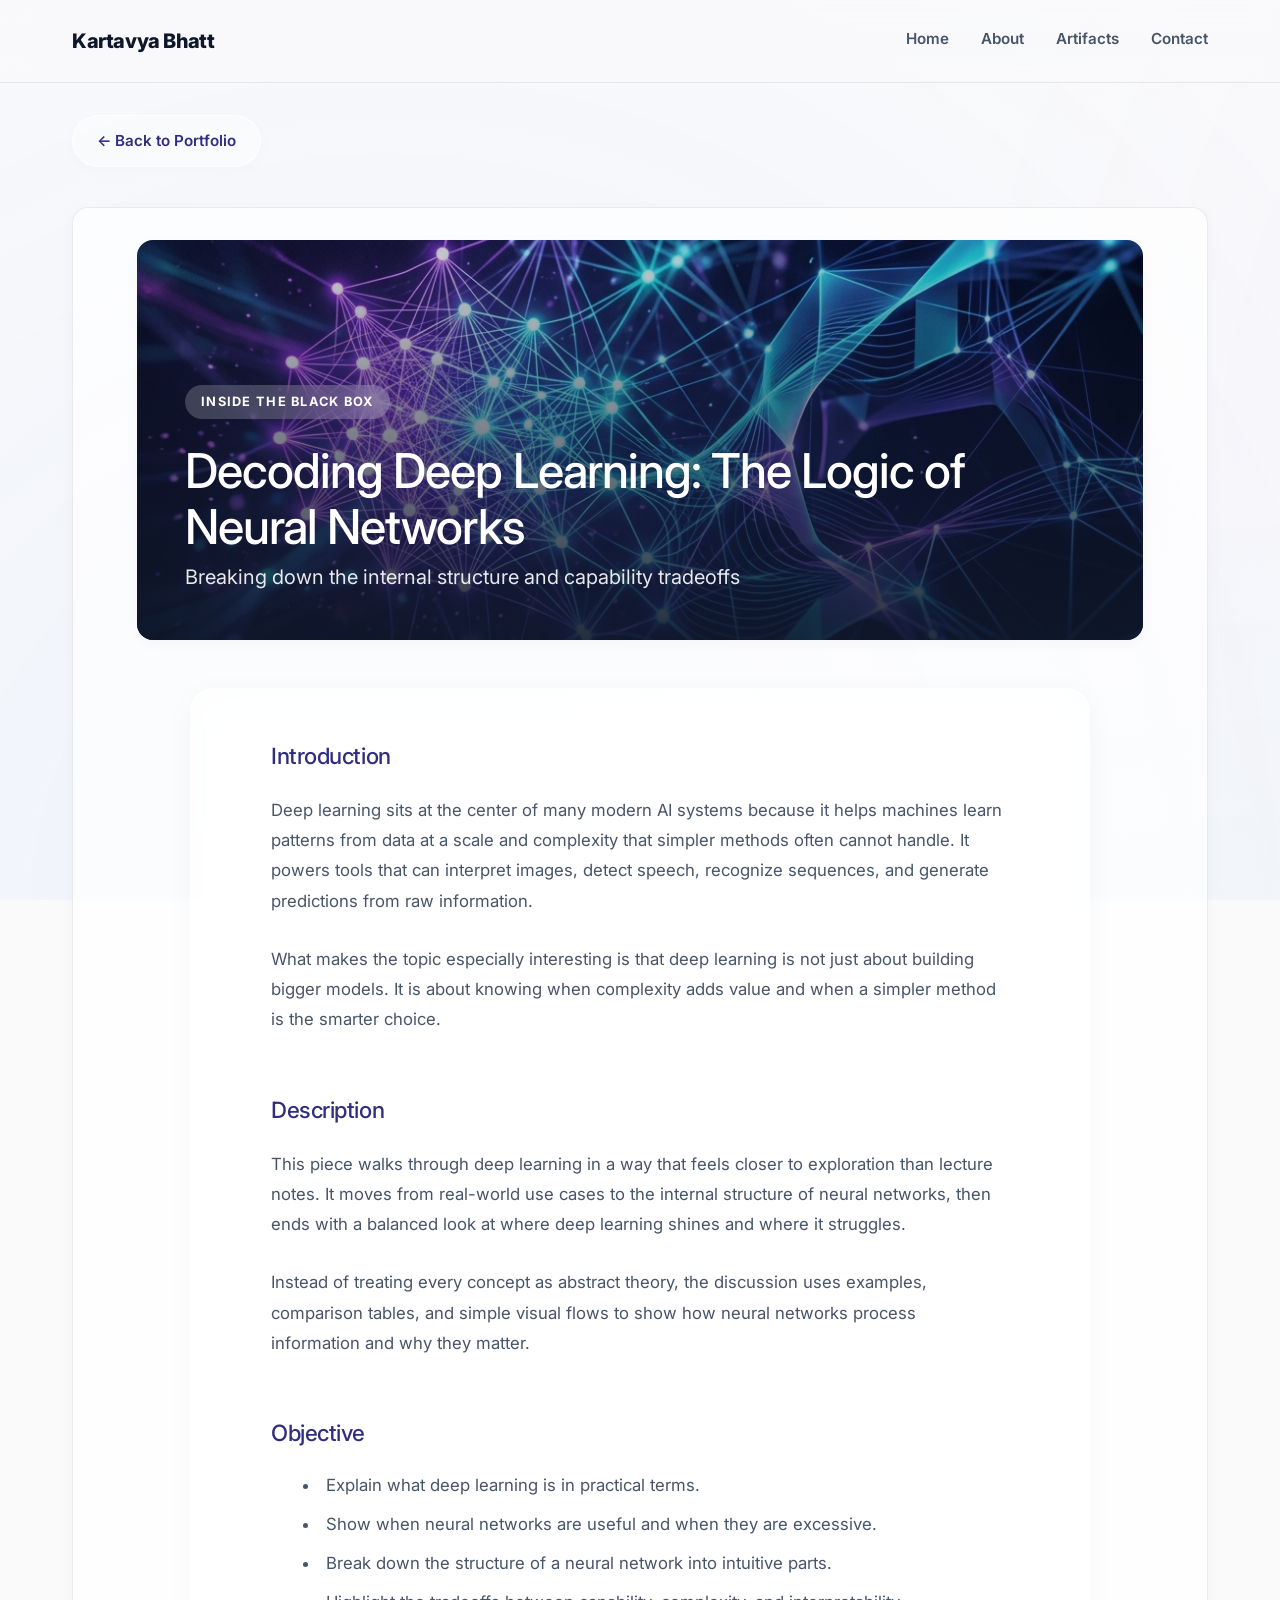
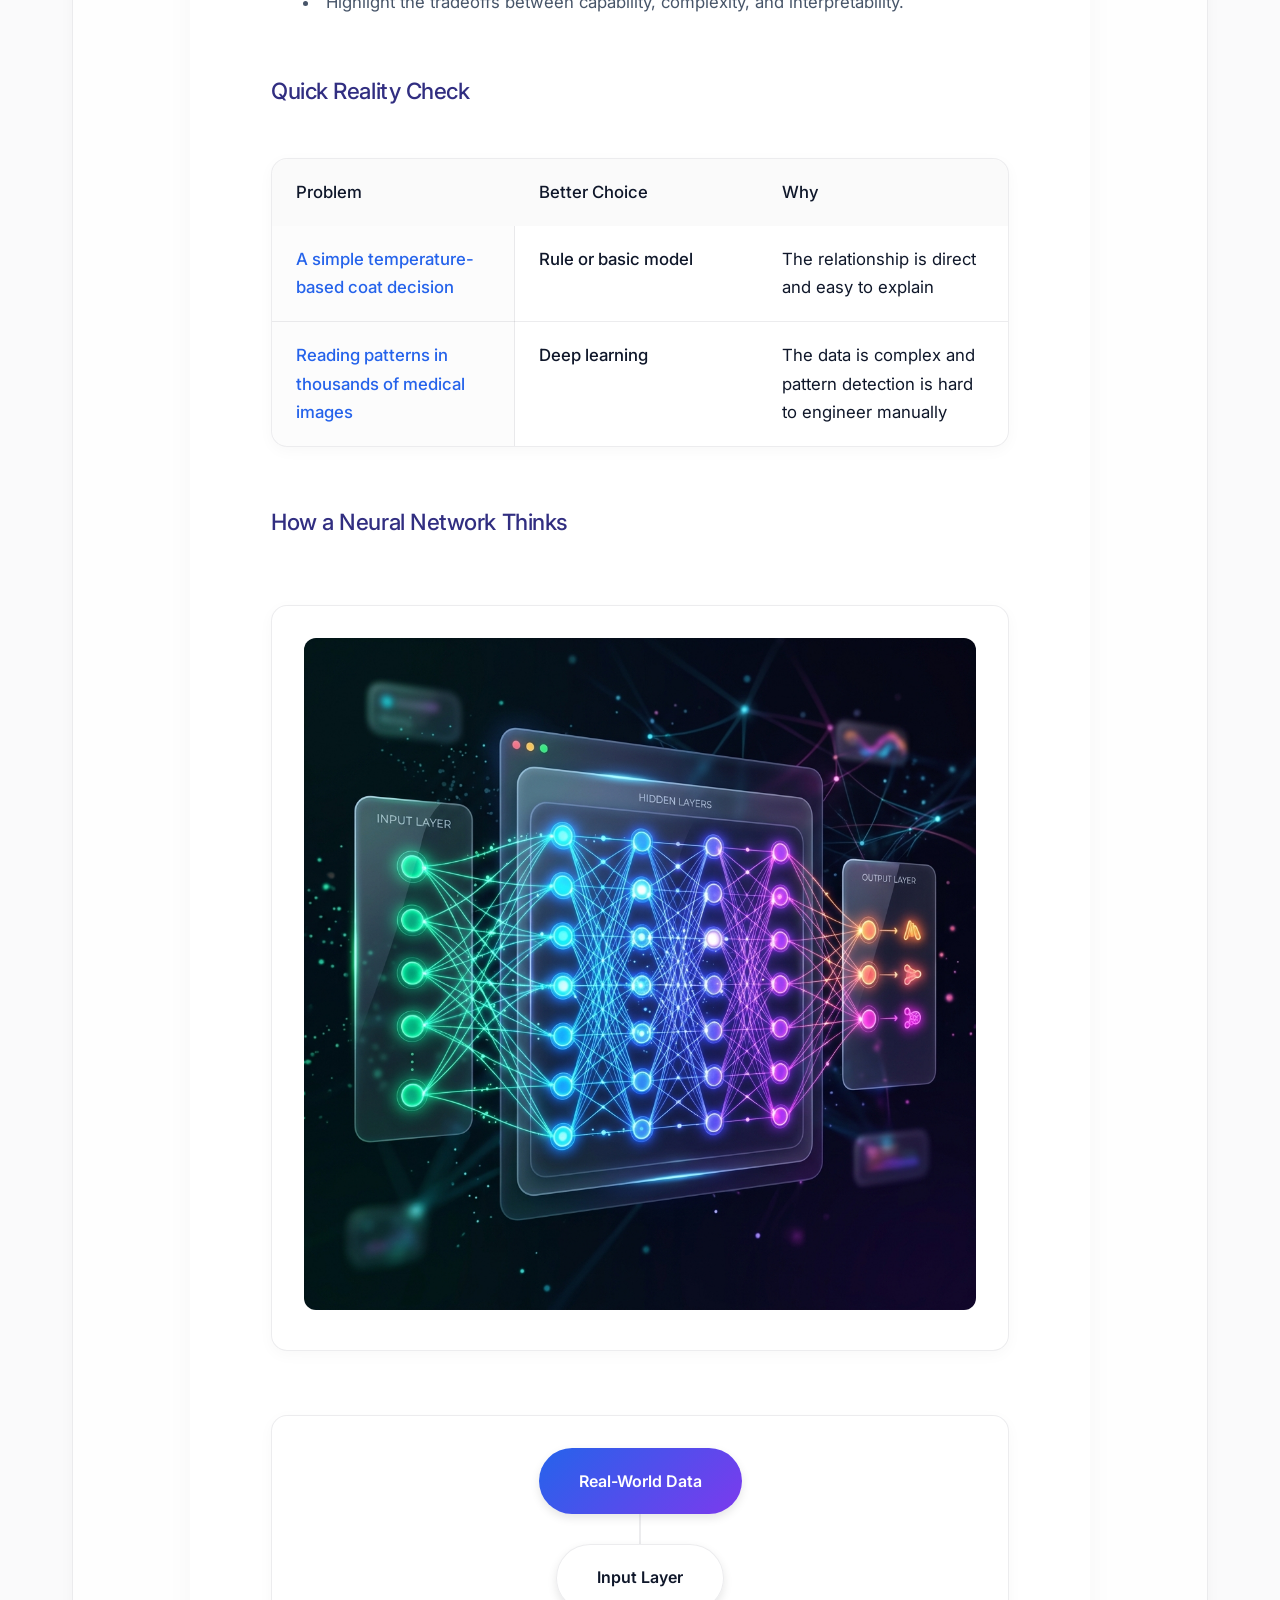
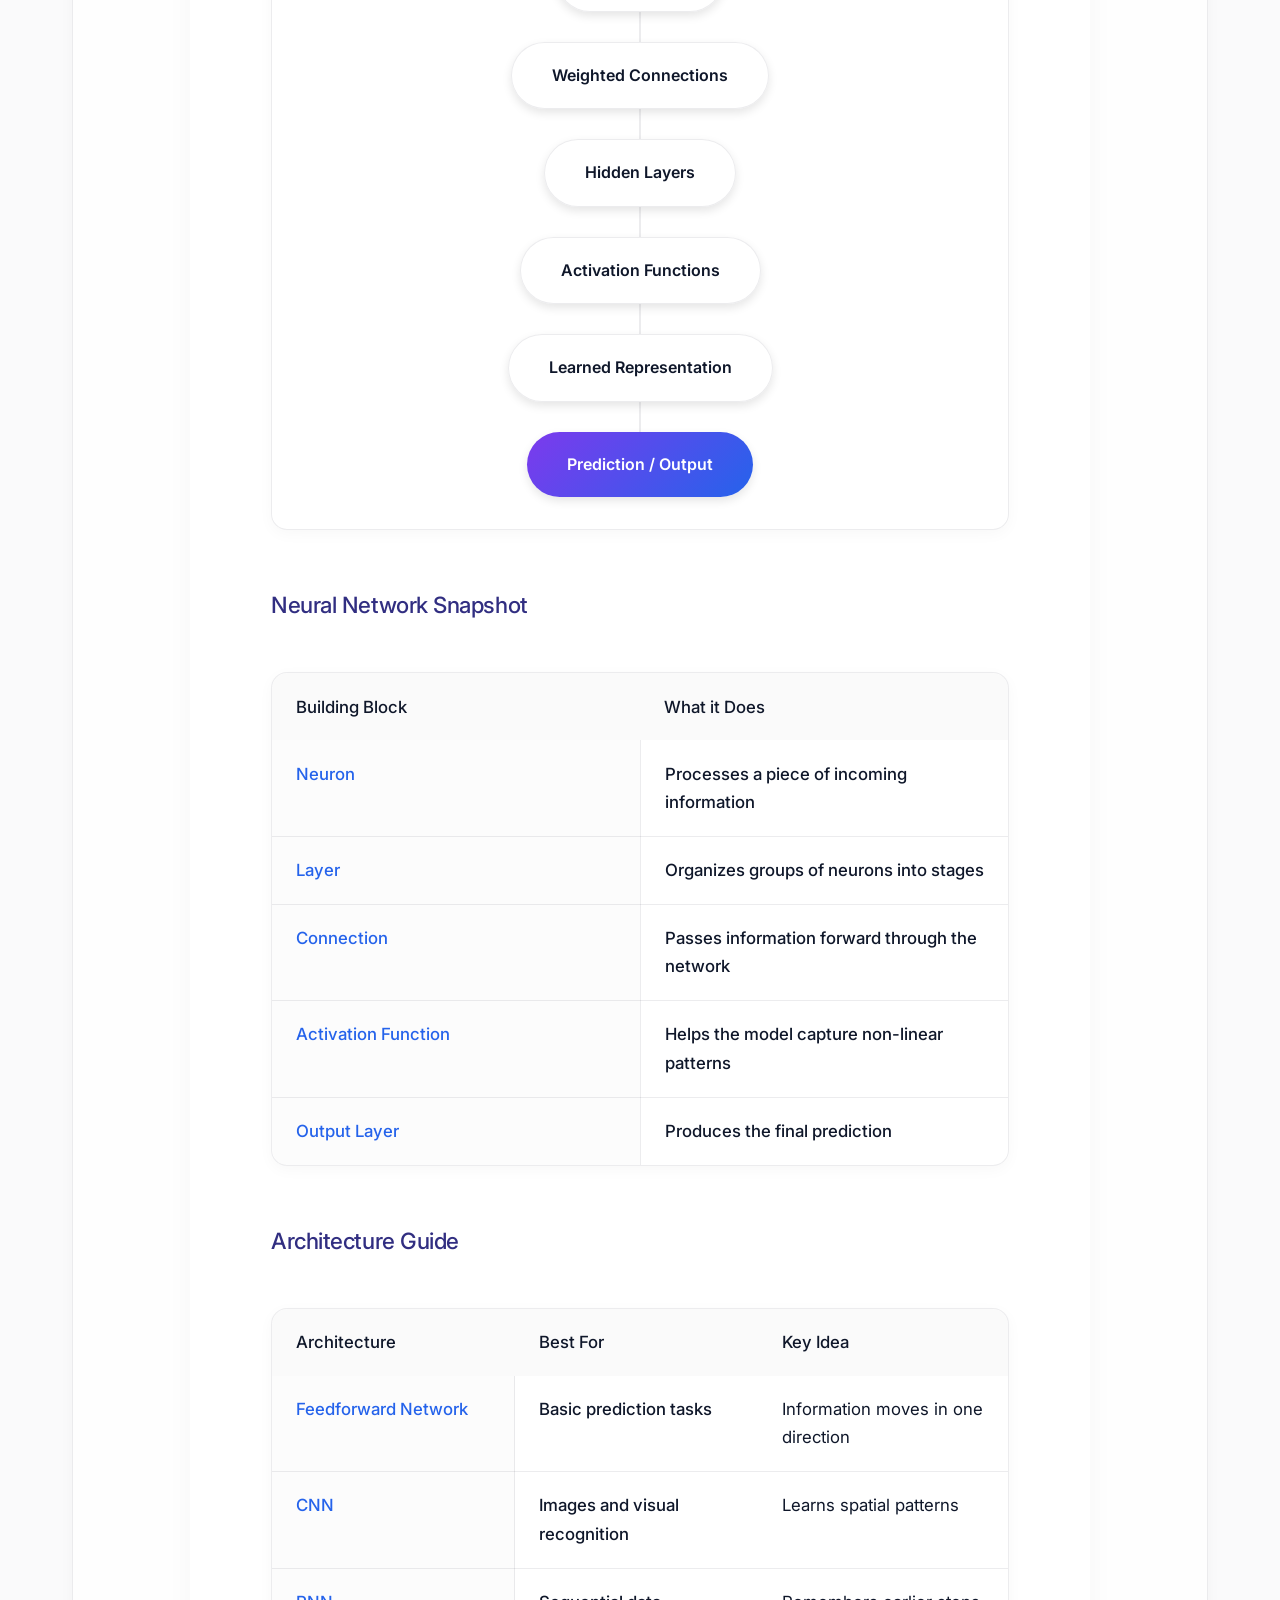
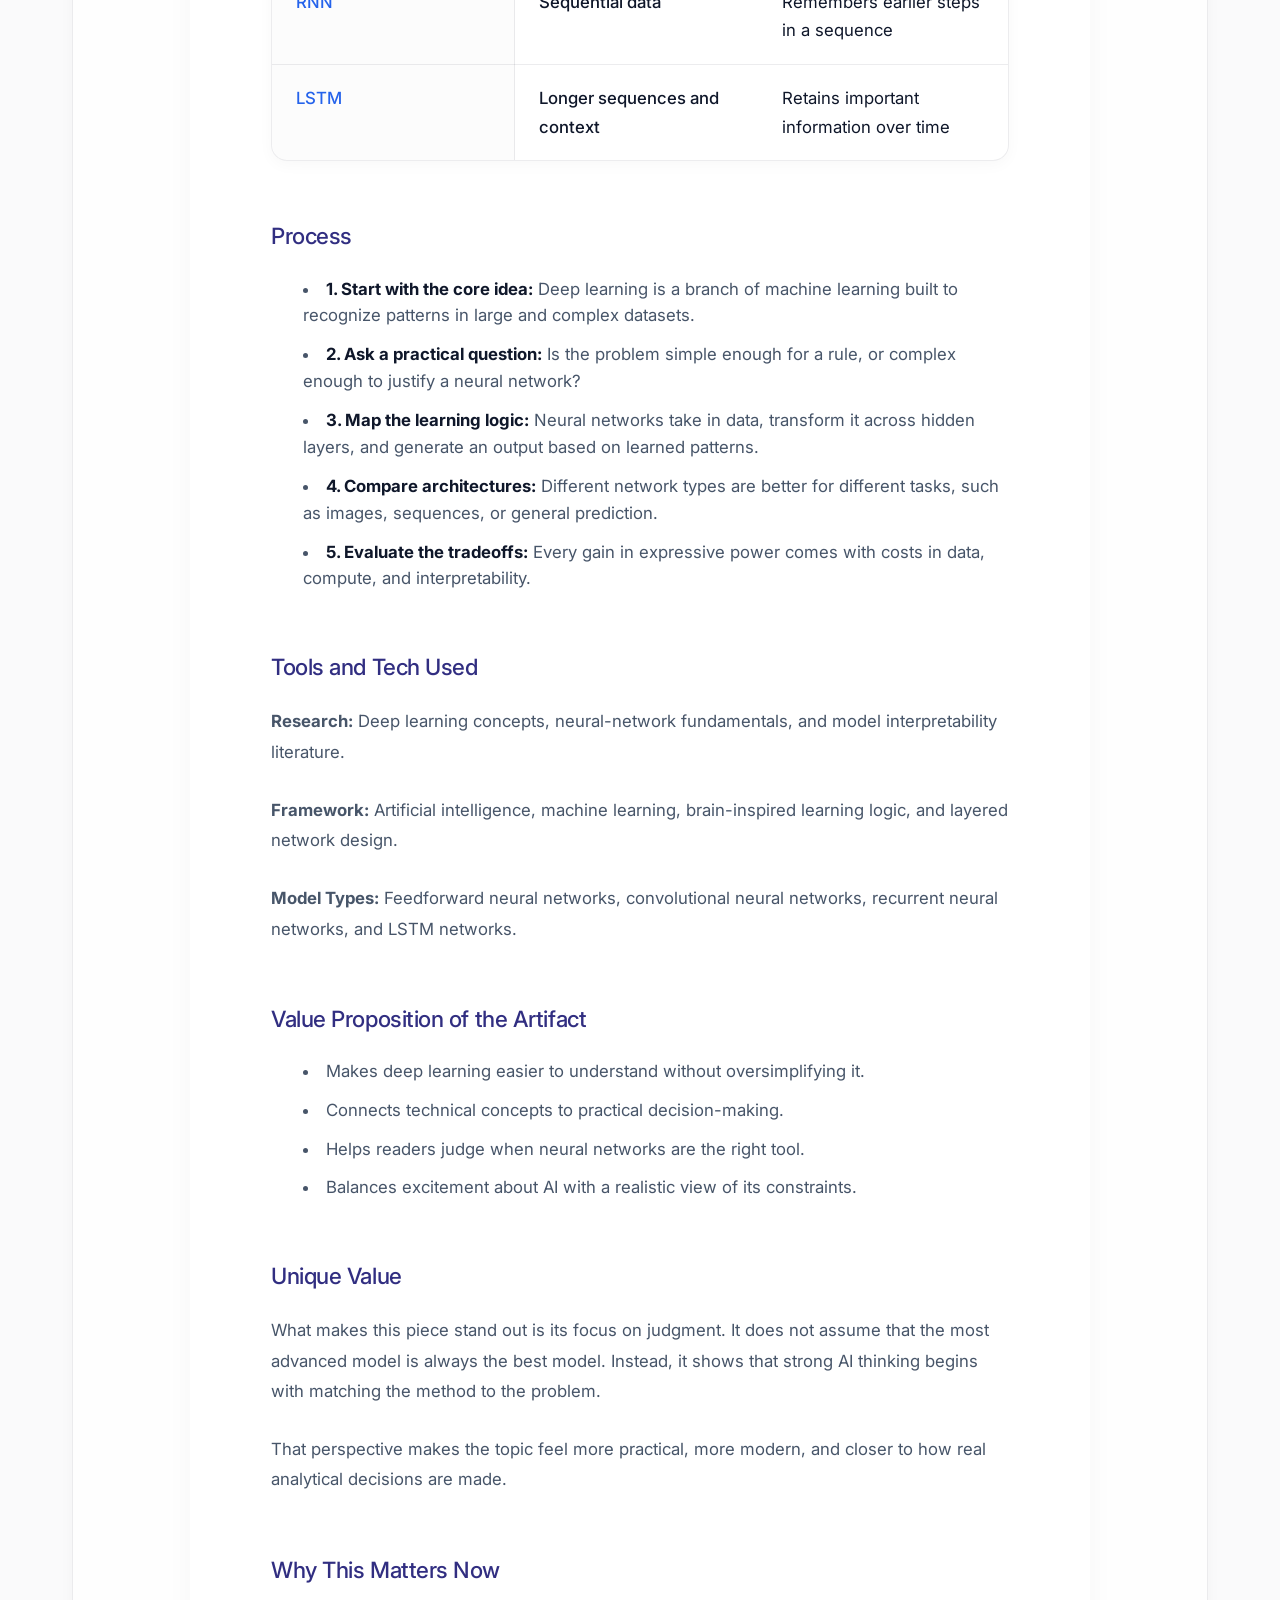
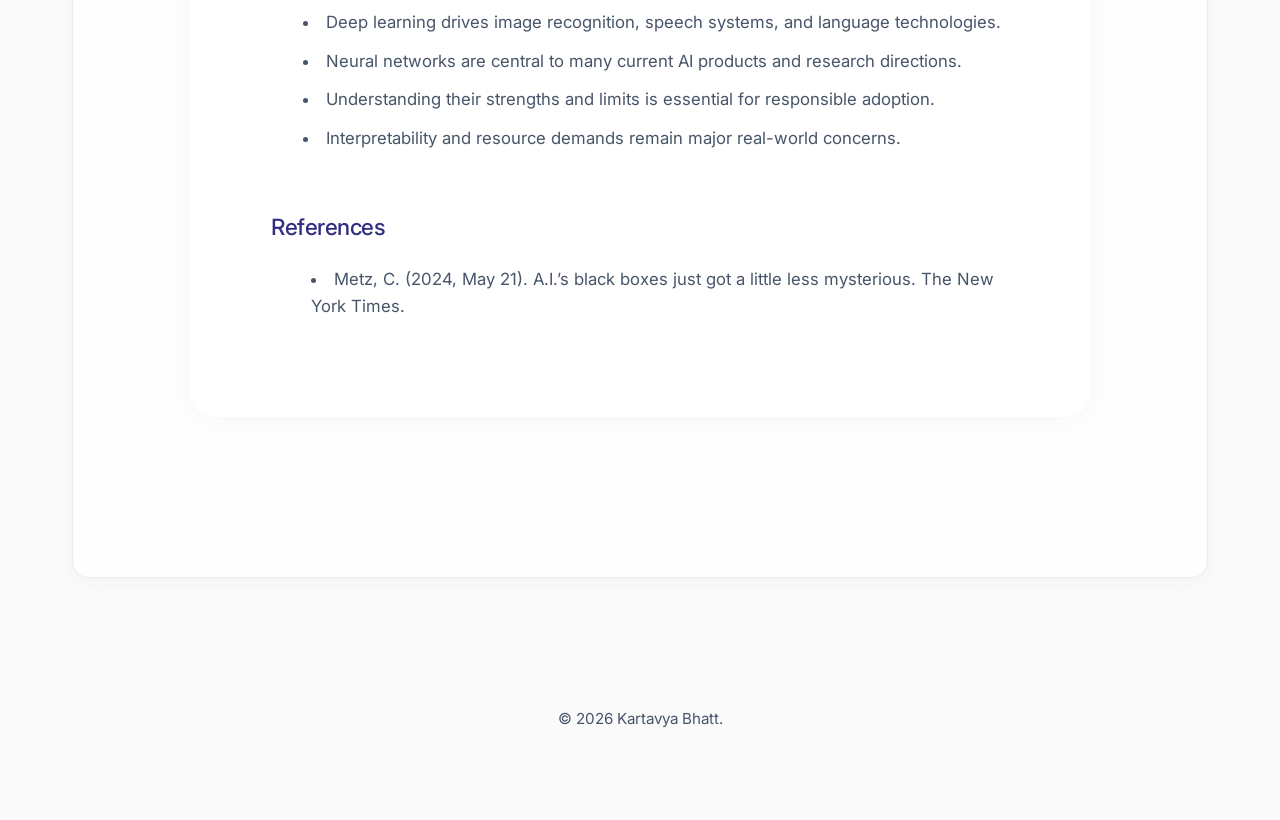
<file: artifact-deep-learning.html>
<!DOCTYPE html>
<html lang="en">

<head>
    <meta charset="UTF-8">
    <meta name="viewport" content="width=device-width, initial-scale=1.0">
    <title>The Logic of Neural Networks - Kartavya Bhatt</title>
    <link href="https://fonts.googleapis.com/css2?family=Inter:wght@400;500;600;700;800&display=swap" rel="stylesheet">
    <link rel="stylesheet" href="style.css">
    <style>
        .hero-banner {
            width: 100%;
            height: 400px;
            background: url('assets/images/deep_learning_header.png') center/cover no-repeat;
            border-radius: var(--radius-md);
            margin-bottom: 3rem;
            position: relative;
            box-shadow: var(--shadow-glow);
        }

        .hero-banner::after {
            content: '';
            position: absolute;
            top: 0;
            left: 0;
            width: 100%;
            height: 100%;
            background: linear-gradient(to bottom, rgba(15, 23, 42, 0.2), rgba(15, 23, 42, 0.9));
            border-radius: var(--radius-md);
        }

        .hero-banner-content {
            position: absolute;
            bottom: 3rem;
            left: 3rem;
            z-index: 2;
            color: #fff;
            max-width: 800px;
        }

        .hero-banner-content h1 {
            color: #fff;
            font-size: clamp(1.8rem, 4vw, 3rem);
            margin-bottom: 0.5rem;
            line-height: 1.15;
            font-weight: 500;
        }

        .hero-banner-content p {
            color: rgba(255, 255, 255, 0.9);
            font-size: 1.25rem;
            margin: 0;
            line-height: 1.5;
        }

        /* Lists */
        .article-body ul {
            padding-left: 1.5rem;
            margin-bottom: 2rem;
            list-style-position: inside;
        }

        .article-body ul li {
            margin-bottom: 0.75rem;
            font-size: 1.05rem;
            line-height: 1.6;
            color: var(--color-text-muted);
            padding-left: 0.5rem;
        }

        .article-body ul li strong {
            color: var(--color-text);
        }

        /* Specific Table Styling */
        .comparison-container {
            display: block;
            width: 100%;
            margin: 3rem 0;
            overflow-x: auto;
            border-radius: var(--radius-md);
            background: var(--color-surface);
            border: 1px solid var(--color-border);
            box-shadow: var(--shadow-glow);
            -webkit-overflow-scrolling: touch;
        }

        .comparison-table {
            width: 100%;
            border-collapse: collapse;
            min-width: 700px;
        }

        .comparison-table th,
        .comparison-table td {
            padding: 1.2rem 1.5rem;
            text-align: left;
            border-bottom: 1px solid var(--color-border);
            font-size: 1.05rem;
            vertical-align: top;
            min-width: 150px;
        }

        .comparison-table th {
            background: rgba(15, 23, 42, 0.02);
            font-weight: 500;
            color: var(--color-text);
        }

        .comparison-table td:first-child {
            font-weight: 500;
            color: var(--color-text);
            background: rgba(15, 23, 42, 0.01);
            border-right: 1px solid var(--color-border);
            width: 33%;
            min-width: 180px;
            color: #2563EB;
        }

        .comparison-table td:nth-child(2) {
            font-weight: 500;
            width: 33%;
            min-width: 120px;
        }

        .comparison-table br {
            margin-bottom: 0.5rem;
        }

        .comparison-table tr:last-child th,
        .comparison-table tr:last-child td {
            border-bottom: none;
        }

        .diagram-container {
            margin: 4rem 0;
            text-align: center;
            padding: 2rem;
            background: var(--color-surface);
            border: 1px solid var(--color-border);
            border-radius: var(--radius-md);
            box-shadow: var(--shadow-glow);
        }

        .diagram-container img {
            max-width: 100%;
            height: auto;
            border-radius: var(--radius-sm);
        }
    </style>
</head>

<body>
    <div class="aurora-bg"></div>

    <header class="site-header fade-up">
        <div class="container">
            <nav class="header-nav">
                <a href="index.html" class="brand">Kartavya Bhatt</a>
                <div class="nav-links">
                    <a href="index.html#home" class="nav-link">Home</a>
                    <a href="index.html#about" class="nav-link">About</a>
                    <a href="index.html#artifacts" class="nav-link">Artifacts</a>
                    <a href="index.html#contact" class="nav-link">Contact</a>
                </div>
            </nav>
        </div>
    </header>

    <main class="container fade-up delay-1">
        <a href="index.html#artifacts" class="back-btn">&larr; Back to Portfolio</a>

        <div class="detail-content" style="padding-top: 2rem;">

            <div class="hero-banner">
                <div class="hero-banner-content">
                    <span class="meta-tag"
                        style="background: rgba(255,255,255,0.2); backdrop-filter: blur(10px); box-shadow: none;">Inside the Black Box</span>
                    <h1>Decoding Deep Learning: The Logic of Neural Networks</h1>
                    <p>Breaking down the internal structure and capability tradeoffs</p>
                </div>
            </div>

            <div class="article-body">
                <h2>Introduction</h2>
                <p>Deep learning sits at the center of many modern AI systems because it helps machines learn patterns from data at a scale and complexity that simpler methods often cannot handle. It powers tools that can interpret images, detect speech, recognize sequences, and generate predictions from raw information.</p>
                <p>What makes the topic especially interesting is that deep learning is not just about building bigger models. It is about knowing when complexity adds value and when a simpler method is the smarter choice.</p>

                <h2>Description</h2>
                <p>This piece walks through deep learning in a way that feels closer to exploration than lecture notes. It moves from real-world use cases to the internal structure of neural networks, then ends with a balanced look at where deep learning shines and where it struggles.</p>
                <p>Instead of treating every concept as abstract theory, the discussion uses examples, comparison tables, and simple visual flows to show how neural networks process information and why they matter.</p>

                <h2>Objective</h2>
                <ul>
                    <li>Explain what deep learning is in practical terms.</li>
                    <li>Show when neural networks are useful and when they are excessive.</li>
                    <li>Break down the structure of a neural network into intuitive parts.</li>
                    <li>Highlight the tradeoffs between capability, complexity, and interpretability.</li>
                </ul>

                <h2>Quick Reality Check</h2>
                <div class="comparison-container">
                    <table class="comparison-table">
                        <thead>
                            <tr>
                                <th>Problem</th>
                                <th>Better Choice</th>
                                <th>Why</th>
                            </tr>
                        </thead>
                        <tbody>
                            <tr>
                                <td>A simple temperature-based coat decision</td>
                                <td>Rule or basic model</td>
                                <td>The relationship is direct and easy to explain</td>
                            </tr>
                            <tr>
                                <td>Reading patterns in thousands of medical images</td>
                                <td>Deep learning</td>
                                <td>The data is complex and pattern detection is hard to engineer manually</td>
                            </tr>
                        </tbody>
                    </table>
                </div>

                <h2>How a Neural Network Thinks</h2>
                <div class="diagram-container">
                    <img src="assets/images/neural_network_layers.png" alt="Neural Network Layers Visualization" loading="lazy">
                </div>
                
                <div class="decision-flow-wrapper" style="padding: 2rem 2rem;">
                    <div class="flow-pill">Real-World Data</div>
                    <div class="flow-vertical-stem"></div>
                    <div class="flow-pill" style="background: var(--color-surface); border: 1px solid var(--color-border); color: var(--color-text);">Input Layer</div>
                    <div class="flow-vertical-stem"></div>
                    <div class="flow-pill" style="background: var(--color-surface); border: 1px solid var(--color-border); color: var(--color-text);">Weighted Connections</div>
                    <div class="flow-vertical-stem"></div>
                    <div class="flow-pill" style="background: var(--color-surface); border: 1px solid var(--color-border); color: var(--color-text);">Hidden Layers</div>
                    <div class="flow-vertical-stem"></div>
                    <div class="flow-pill" style="background: var(--color-surface); border: 1px solid var(--color-border); color: var(--color-text);">Activation Functions</div>
                    <div class="flow-vertical-stem"></div>
                    <div class="flow-pill" style="background: var(--color-surface); border: 1px solid var(--color-border); color: var(--color-text);">Learned Representation</div>
                    <div class="flow-vertical-stem"></div>
                    <div class="flow-pill" style="background: linear-gradient(135deg, #7C3AED 0%, #2563EB 100%); color: white;">Prediction / Output</div>
                </div>

                <h2>Neural Network Snapshot</h2>
                <div class="comparison-container">
                    <table class="comparison-table">
                        <thead>
                            <tr>
                                <th>Building Block</th>
                                <th>What it Does</th>
                            </tr>
                        </thead>
                        <tbody>
                            <tr>
                                <td>Neuron</td>
                                <td>Processes a piece of incoming information</td>
                            </tr>
                            <tr>
                                <td>Layer</td>
                                <td>Organizes groups of neurons into stages</td>
                            </tr>
                            <tr>
                                <td>Connection</td>
                                <td>Passes information forward through the network</td>
                            </tr>
                            <tr>
                                <td>Activation Function</td>
                                <td>Helps the model capture non-linear patterns</td>
                            </tr>
                            <tr>
                                <td>Output Layer</td>
                                <td>Produces the final prediction</td>
                            </tr>
                        </tbody>
                    </table>
                </div>

                <h2>Architecture Guide</h2>
                <div class="comparison-container">
                    <table class="comparison-table">
                        <thead>
                            <tr>
                                <th>Architecture</th>
                                <th>Best For</th>
                                <th>Key Idea</th>
                            </tr>
                        </thead>
                        <tbody>
                            <tr>
                                <td>Feedforward Network</td>
                                <td>Basic prediction tasks</td>
                                <td>Information moves in one direction</td>
                            </tr>
                            <tr>
                                <td>CNN</td>
                                <td>Images and visual recognition</td>
                                <td>Learns spatial patterns</td>
                            </tr>
                            <tr>
                                <td>RNN</td>
                                <td>Sequential data</td>
                                <td>Remembers earlier steps in a sequence</td>
                            </tr>
                            <tr>
                                <td>LSTM</td>
                                <td>Longer sequences and context</td>
                                <td>Retains important information over time</td>
                            </tr>
                        </tbody>
                    </table>
                </div>

                <h2>Process</h2>
                <ul>
                    <li><strong>1. Start with the core idea:</strong> Deep learning is a branch of machine learning built to recognize patterns in large and complex datasets.</li>
                    <li><strong>2. Ask a practical question:</strong> Is the problem simple enough for a rule, or complex enough to justify a neural network?</li>
                    <li><strong>3. Map the learning logic:</strong> Neural networks take in data, transform it across hidden layers, and generate an output based on learned patterns.</li>
                    <li><strong>4. Compare architectures:</strong> Different network types are better for different tasks, such as images, sequences, or general prediction.</li>
                    <li><strong>5. Evaluate the tradeoffs:</strong> Every gain in expressive power comes with costs in data, compute, and interpretability.</li>
                </ul>

                <h2>Tools and Tech Used</h2>
                <p><strong>Research:</strong> Deep learning concepts, neural-network fundamentals, and model interpretability literature.</p>
                <p><strong>Framework:</strong> Artificial intelligence, machine learning, brain-inspired learning logic, and layered network design.</p>
                <p><strong>Model Types:</strong> Feedforward neural networks, convolutional neural networks, recurrent neural networks, and LSTM networks.</p>

                <h2>Value Proposition of the Artifact</h2>
                <ul>
                    <li>Makes deep learning easier to understand without oversimplifying it.</li>
                    <li>Connects technical concepts to practical decision-making.</li>
                    <li>Helps readers judge when neural networks are the right tool.</li>
                    <li>Balances excitement about AI with a realistic view of its constraints.</li>
                </ul>

                <h2>Unique Value</h2>
                <p>What makes this piece stand out is its focus on judgment. It does not assume that the most advanced model is always the best model. Instead, it shows that strong AI thinking begins with matching the method to the problem.</p>
                <p>That perspective makes the topic feel more practical, more modern, and closer to how real analytical decisions are made.</p>

                <h2>Why This Matters Now</h2>
                <ul>
                    <li>Deep learning drives image recognition, speech systems, and language technologies.</li>
                    <li>Neural networks are central to many current AI products and research directions.</li>
                    <li>Understanding their strengths and limits is essential for responsible adoption.</li>
                    <li>Interpretability and resource demands remain major real-world concerns.</li>
                </ul>

                <h2>References</h2>
                <ul style="list-style-type: disc; padding-left: 2rem; margin-top: 1rem;">
                    <li><a href="https://www.nytimes.com/2024/05/21/technology/ai-language-models-anthropic.html" target="_blank" rel="noopener noreferrer" style="color: inherit; text-decoration: none;">Metz, C. (2024, May 21). A.I.’s black boxes just got a little less mysterious. The New York Times.</a></li>
                </ul>
            </div>

        </div>
    </main>

    <footer class="site-footer container">
        <p>&copy; 2026 Kartavya Bhatt.</p>
    </footer>
</body>
</html>
</file>
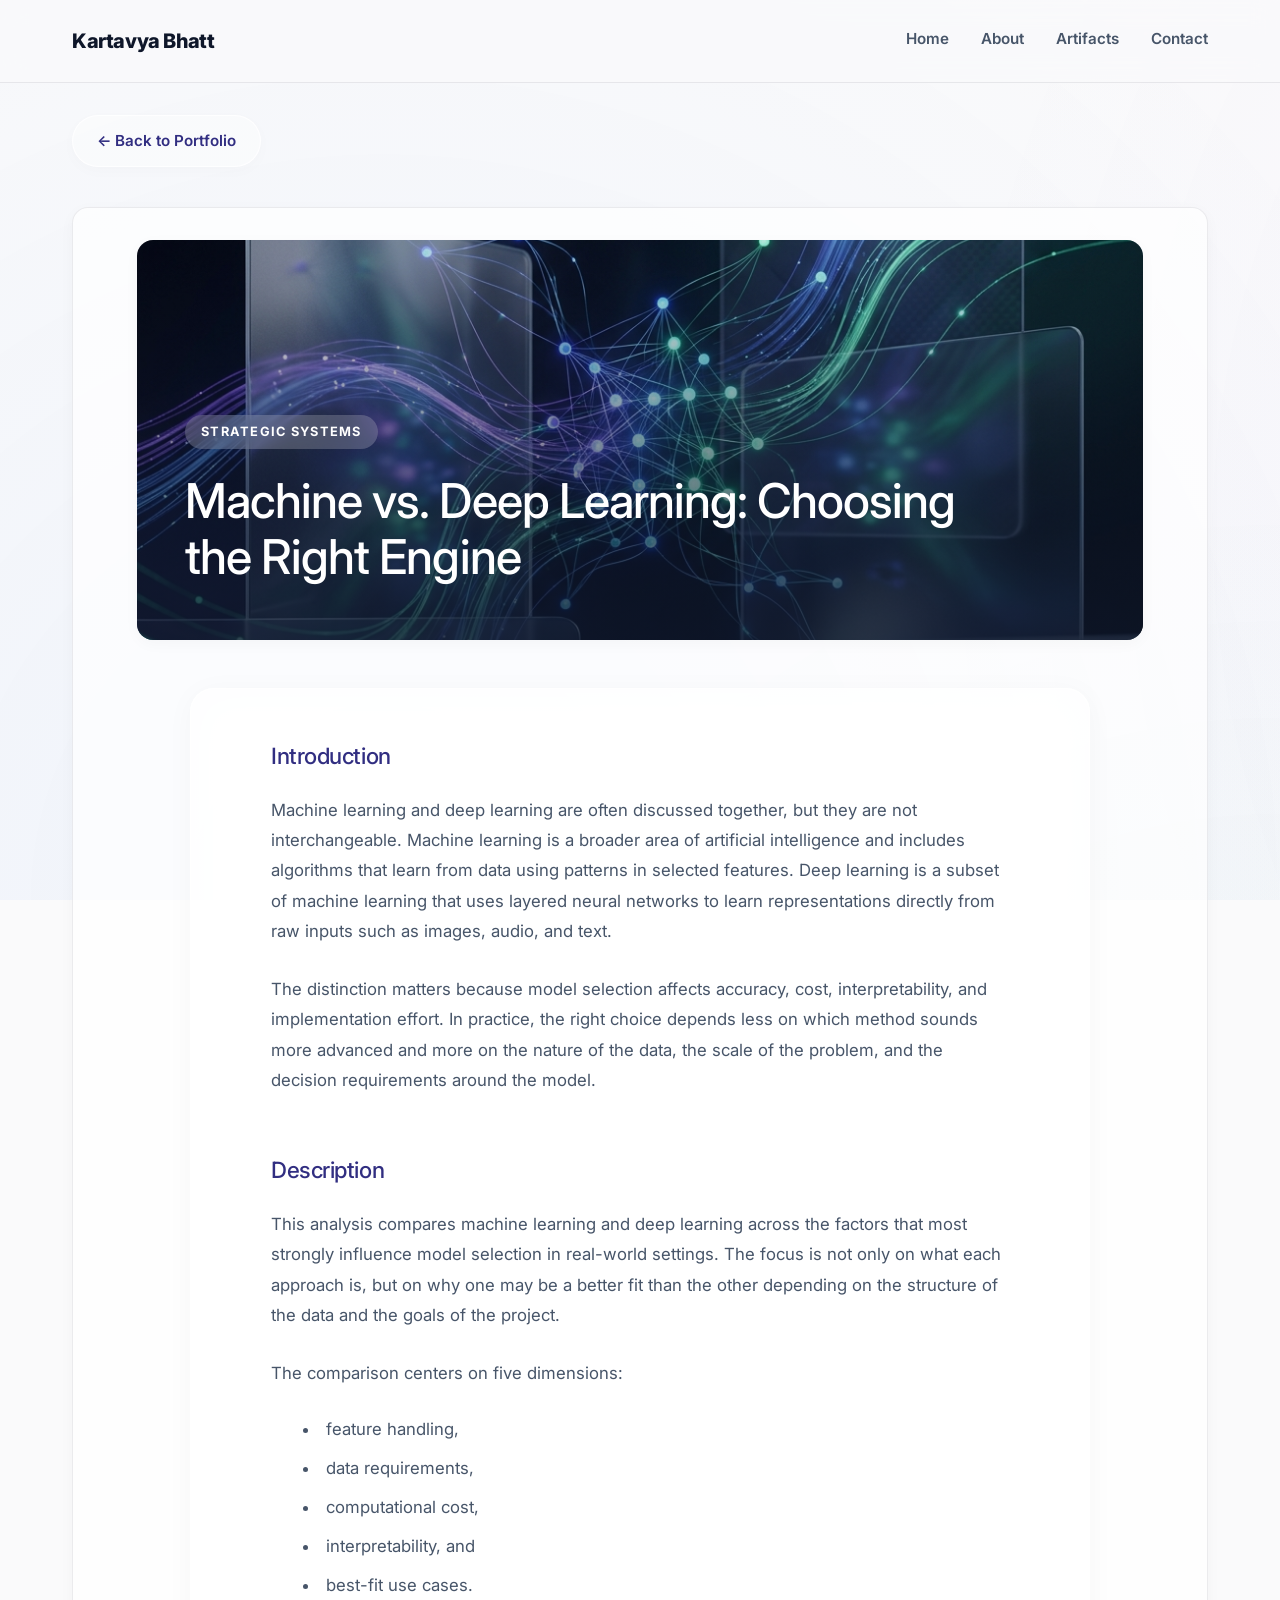
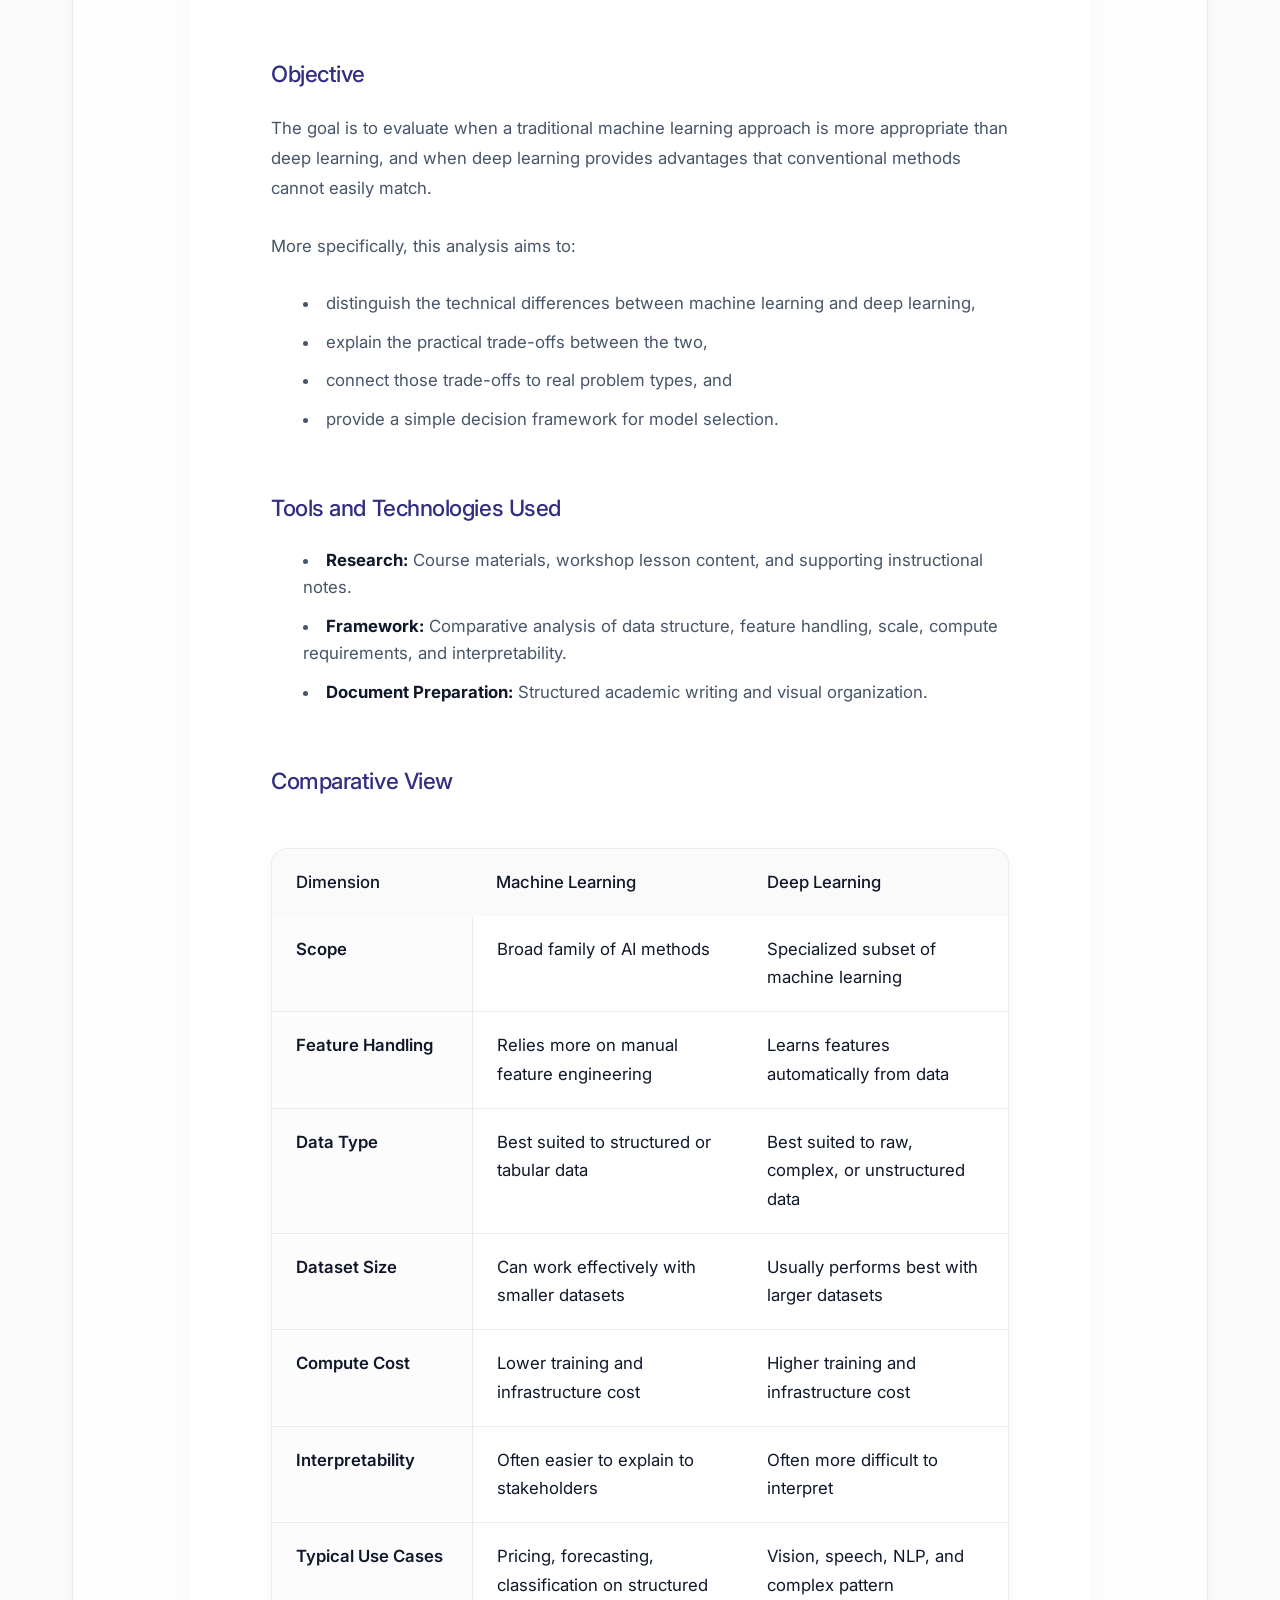
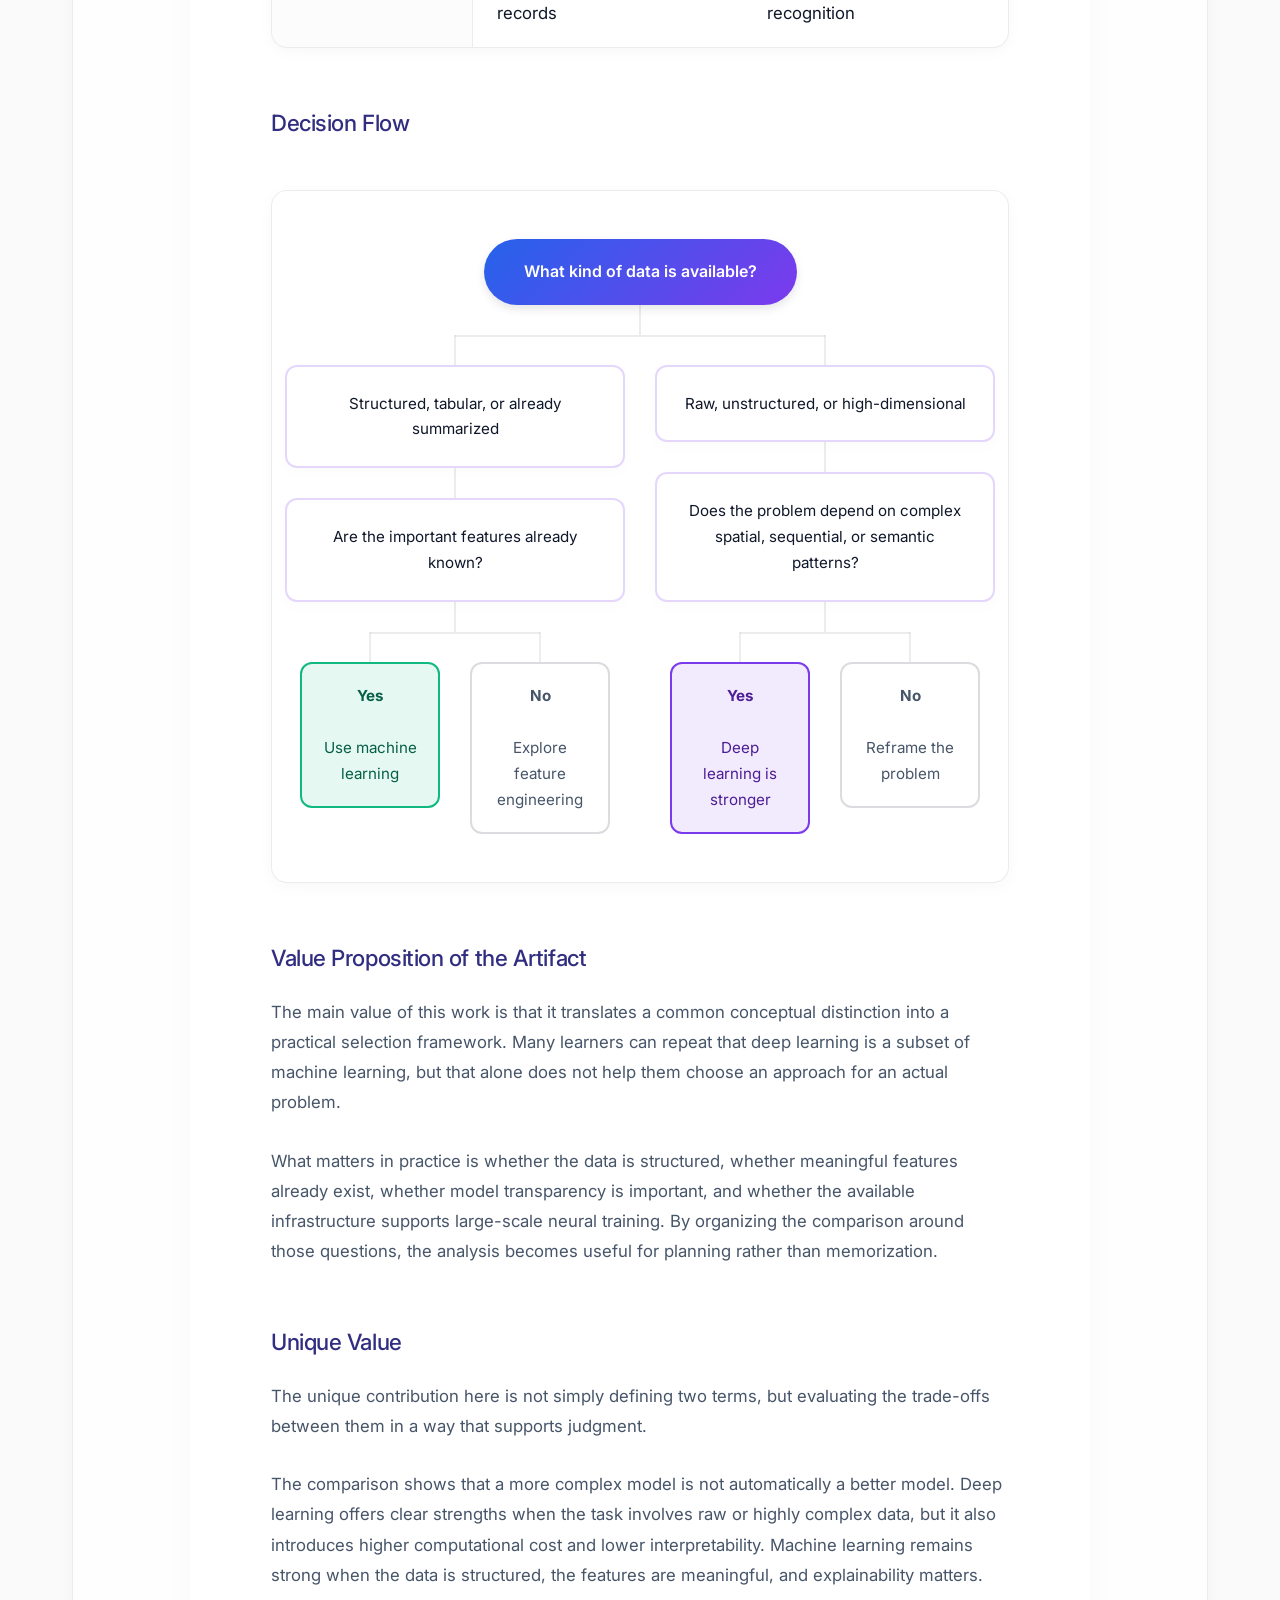
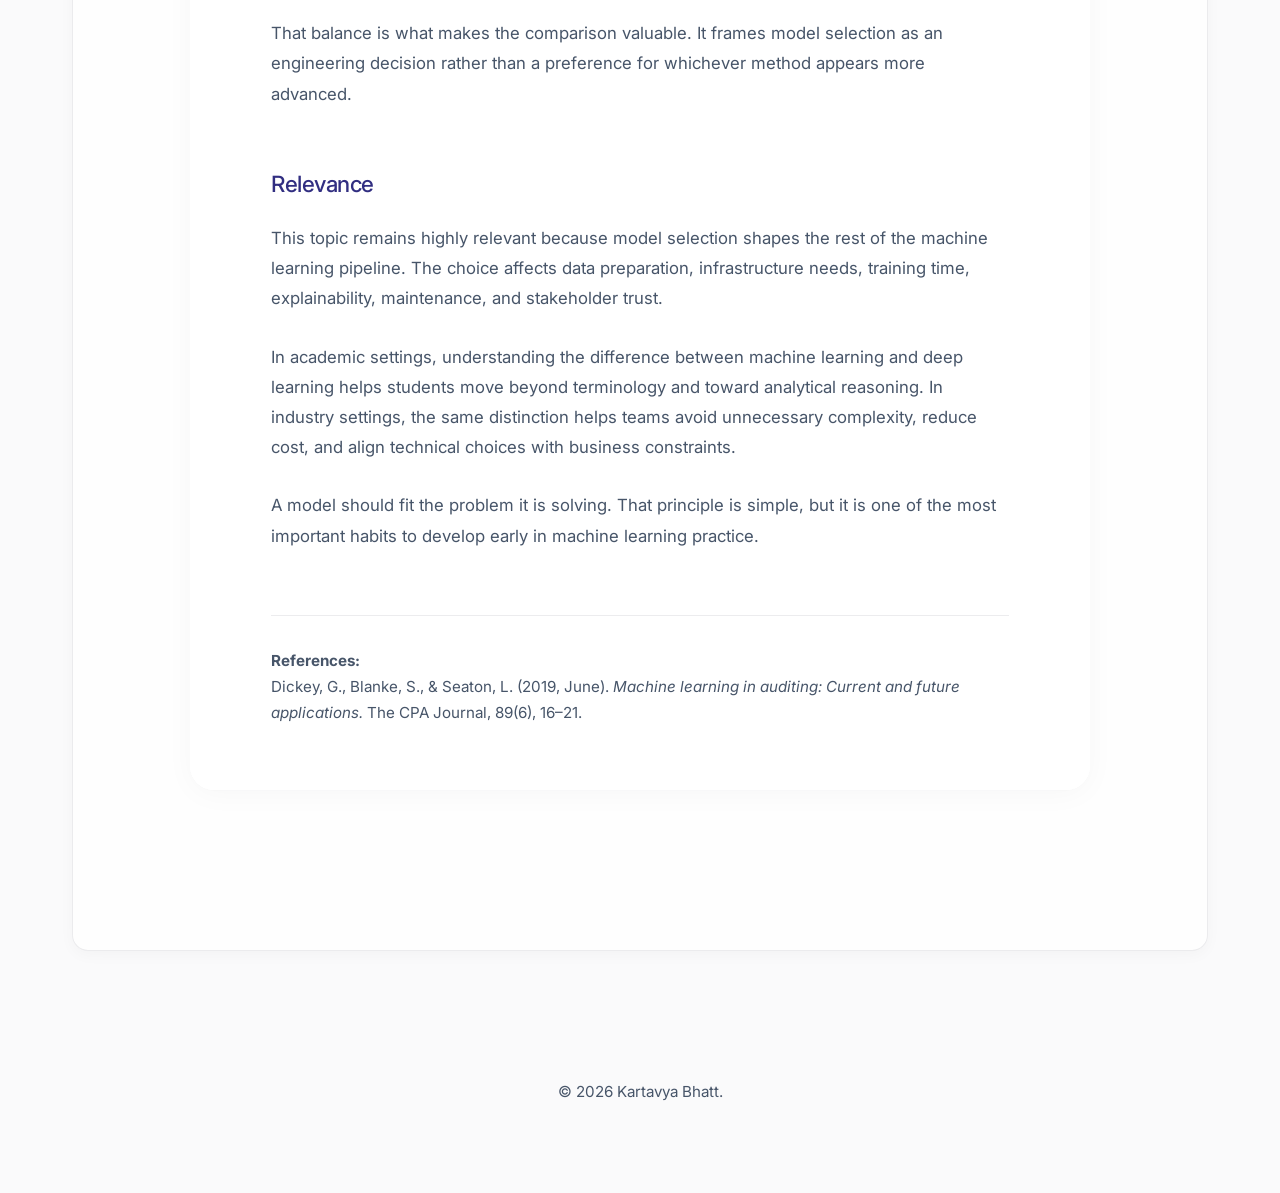
<file: artifact-ml-dl.html>
<!DOCTYPE html>
<html lang="en">
<head>
    <meta charset="UTF-8">
    <meta name="viewport" content="width=device-width, initial-scale=1.0">
    <title>ML vs. DL - Kartavya Bhatt</title>
    <link href="https://fonts.googleapis.com/css2?family=Inter:wght@400;500;600;700;800&display=swap" rel="stylesheet">
    <link rel="stylesheet" href="style.css">
    <style>
        .hero-banner {
            width: 100%;
            height: 400px;
            background: url('assets/images/ml_vs_dl_header.png') center/cover no-repeat;
            border-radius: var(--radius-md);
            margin-bottom: 3rem;
            position: relative;
            box-shadow: var(--shadow-glow);
        }
        .hero-banner::after {
            content: '';
            position: absolute;
            top: 0; left: 0; width: 100%; height: 100%;
            background: linear-gradient(to bottom, rgba(15, 23, 42, 0.1), rgba(15, 23, 42, 0.8));
            border-radius: var(--radius-md);
        }
        .hero-banner-content {
            position: absolute;
            bottom: 3rem;
            left: 3rem;
            z-index: 2;
            color: #fff;
            max-width: 800px;
        }
        .hero-banner-content h1 {
            color: #fff;
            font-size: clamp(1.8rem, 4vw, 3rem);
            margin-bottom: 0.5rem;
            line-height: 1.15;
            font-weight: 500;
        }
        .hero-banner-content p {
            color: rgba(255, 255, 255, 0.9);
            font-size: 1.25rem;
            margin: 0;
            line-height: 1.5;
        }

        /* Global List Fix */
        .article-body ul {
            padding-left: 1.5rem;
            margin-bottom: 2rem;
            list-style-position: inside;
        }
        .article-body ul li {
            margin-bottom: 0.75rem;
            font-size: 1.05rem;
            line-height: 1.6;
            color: var(--color-text-muted);
            padding-left: 0.5rem;
        }
        .article-body ul li strong {
            color: var(--color-text);
        }

        /* Specific Table Styling */
        .comparison-container {
            display: block;
            width: 100%;
            margin: 3rem 0;
            overflow-x: auto;
            border-radius: var(--radius-md);
            background: var(--color-surface);
            border: 1px solid var(--color-border);
            box-shadow: var(--shadow-glow);
            -webkit-overflow-scrolling: touch;
        }
        .comparison-table {
            width: 100%;
            border-collapse: collapse;
            min-width: 600px; /* Ensures table doesn't squish too much on mobile */
        }
        .comparison-table th, .comparison-table td {
            padding: 1.2rem 1.5rem;
            text-align: left;
            border-bottom: 1px solid var(--color-border);
            font-size: 1.05rem;
            vertical-align: top;
            min-width: 150px;
        }
        .comparison-table th {
            background: rgba(15, 23, 42, 0.02);
            font-weight: 500;
            color: var(--color-text);
        }
        .comparison-table td:first-child {
            font-weight: 600;
            color: var(--color-text);
            background: rgba(15, 23, 42, 0.01);
            border-right: 1px solid var(--color-border);
            width: 25%;
            min-width: 200px;
        }
        .comparison-table tr:last-child th, .comparison-table tr:last-child td {
            border-bottom: none;
        }


        ul.tech-list {
    </style>
</head>
<body>
    <div class="aurora-bg"></div>
    
    <header class="site-header fade-up">
        <div class="container">
            <nav class="header-nav">
                <a href="index.html" class="brand">Kartavya Bhatt</a>
                <div class="nav-links">
                    <a href="index.html#home" class="nav-link">Home</a>
                    <a href="index.html#about" class="nav-link">About</a>
                    <a href="index.html#artifacts" class="nav-link">Artifacts</a>
                    <a href="index.html#contact" class="nav-link">Contact</a>
                </div>
            </nav>
        </div>
    </header>

    <main class="container fade-up delay-1">
        <a href="index.html#artifacts" class="back-btn">&larr; Back to Portfolio</a>
        
        <div class="detail-content" style="padding-top: 2rem;">
            
            <div class="hero-banner">
                <div class="hero-banner-content">
                    <span class="meta-tag" style="background: rgba(255,255,255,0.2); backdrop-filter: blur(10px); box-shadow: none;">Strategic Systems</span>
                    <h1>Machine vs. Deep Learning: Choosing the Right Engine</h1>
                </div>
            </div>

            <div class="article-body">
                <h2>Introduction</h2>
                <p>Machine learning and deep learning are often discussed together, but they are not interchangeable. Machine learning is a broader area of artificial intelligence and includes algorithms that learn from data using patterns in selected features. Deep learning is a subset of machine learning that uses layered neural networks to learn representations directly from raw inputs such as images, audio, and text.</p>
                <p>The distinction matters because model selection affects accuracy, cost, interpretability, and implementation effort. In practice, the right choice depends less on which method sounds more advanced and more on the nature of the data, the scale of the problem, and the decision requirements around the model.</p>

                <h2>Description</h2>
                <p>This analysis compares machine learning and deep learning across the factors that most strongly influence model selection in real-world settings. The focus is not only on what each approach is, but on why one may be a better fit than the other depending on the structure of the data and the goals of the project.</p>
                <p>The comparison centers on five dimensions:</p>
                <ul>
                    <li>feature handling,</li>
                    <li>data requirements,</li>
                    <li>computational cost,</li>
                    <li>interpretability, and</li>
                    <li>best-fit use cases.</li>
                </ul>

                <h2>Objective</h2>
                <p>The goal is to evaluate when a traditional machine learning approach is more appropriate than deep learning, and when deep learning provides advantages that conventional methods cannot easily match.</p>
                <p>More specifically, this analysis aims to:</p>
                <ul>
                    <li>distinguish the technical differences between machine learning and deep learning,</li>
                    <li>explain the practical trade-offs between the two,</li>
                    <li>connect those trade-offs to real problem types, and</li>
                    <li>provide a simple decision framework for model selection.</li>
                </ul>

                <h2>Tools and Technologies Used</h2>
                <ul class="tech-list">
                    <li><strong>Research:</strong> Course materials, workshop lesson content, and supporting instructional notes.</li>
                    <li><strong>Framework:</strong> Comparative analysis of data structure, feature handling, scale, compute requirements, and interpretability.</li>
                    <li><strong>Document Preparation:</strong> Structured academic writing and visual organization.</li>
                </ul>

                <h2>Comparative View</h2>
                <div class="comparison-container">
                    <table class="comparison-table">
                        <thead>
                            <tr>
                                <th>Dimension</th>
                                <th>Machine Learning</th>
                                <th>Deep Learning</th>
                            </tr>
                        </thead>
                        <tbody>
                            <tr>
                                <td>Scope</td>
                                <td>Broad family of AI methods</td>
                                <td>Specialized subset of machine learning</td>
                            </tr>
                            <tr>
                                <td>Feature Handling</td>
                                <td>Relies more on manual feature engineering</td>
                                <td>Learns features automatically from data</td>
                            </tr>
                            <tr>
                                <td>Data Type</td>
                                <td>Best suited to structured or tabular data</td>
                                <td>Best suited to raw, complex, or unstructured data</td>
                            </tr>
                            <tr>
                                <td>Dataset Size</td>
                                <td>Can work effectively with smaller datasets</td>
                                <td>Usually performs best with larger datasets</td>
                            </tr>
                            <tr>
                                <td>Compute Cost</td>
                                <td>Lower training and infrastructure cost</td>
                                <td>Higher training and infrastructure cost</td>
                            </tr>
                            <tr>
                                <td>Interpretability</td>
                                <td>Often easier to explain to stakeholders</td>
                                <td>Often more difficult to interpret</td>
                            </tr>
                            <tr>
                                <td>Typical Use Cases</td>
                                <td>Pricing, forecasting, classification on structured records</td>
                                <td>Vision, speech, NLP, and complex pattern recognition</td>
                            </tr>
                        </tbody>
                    </table>
                </div>

                <h2>Decision Flow</h2>
                <div class="decision-flow-wrapper">
                    <!-- Root -->
                    <div class="flow-pill">What kind of data is available?</div>
                    <div class="flow-vertical-stem"></div>
                    
                    <!-- L1 -->
                    <div class="tree-level">
                        
                        <!-- Left Branch -->
                        <div class="tree-node">
                            <div class="tree-node-content">
                                <div class="flow-pill-secondary">Structured, tabular, or already summarized</div>
                                <div class="flow-vertical-stem"></div>
                                <div class="flow-pill-secondary">Are the important features already known?</div>
                                <div class="flow-vertical-stem"></div>
                                
                                <!-- L2 (Left) Nested Tree for Yes/No -->
                                <div class="tree-level" style="max-width: 400px;">
                                    <div class="tree-node">
                                        <div class="tree-node-content">
                                            <div class="flow-pill-result"><strong>Yes</strong><br><br>Use machine learning</h4></div>
                                        </div>
                                    </div>
                                    <div class="tree-node">
                                        <div class="tree-node-content">
                                            <div class="flow-pill-result gray"><strong>No</strong><br><br>Explore feature engineering</div>
                                        </div>
                                    </div>
                                </div>
                            </div>
                        </div>

                        <!-- Right Branch -->
                        <div class="tree-node">
                            <div class="tree-node-content">
                                <div class="flow-pill-secondary">Raw, unstructured, or high-dimensional</div>
                                <div class="flow-vertical-stem"></div>
                                <div class="flow-pill-secondary">Does the problem depend on complex spatial, sequential, or semantic patterns?</div>
                                <div class="flow-vertical-stem"></div>
                                
                                <!-- L2 (Right) Nested Tree for Yes/No -->
                                <div class="tree-level" style="max-width: 400px;">
                                    <div class="tree-node">
                                        <div class="tree-node-content">
                                            <div class="flow-pill-result dl"><strong>Yes</strong><br><br>Deep learning is stronger</div>
                                        </div>
                                    </div>
                                    <div class="tree-node">
                                        <div class="tree-node-content">
                                            <div class="flow-pill-result gray"><strong>No</strong><br><br>Reframe the problem</div>
                                        </div>
                                    </div>
                                </div>
                            </div>
                        </div>

                    </div>
                </div>

                <h2>Value Proposition of the Artifact</h2>
                <p>The main value of this work is that it translates a common conceptual distinction into a practical selection framework. Many learners can repeat that deep learning is a subset of machine learning, but that alone does not help them choose an approach for an actual problem.</p>
                <p>What matters in practice is whether the data is structured, whether meaningful features already exist, whether model transparency is important, and whether the available infrastructure supports large-scale neural training. By organizing the comparison around those questions, the analysis becomes useful for planning rather than memorization.</p>

                <h2>Unique Value</h2>
                <p>The unique contribution here is not simply defining two terms, but evaluating the trade-offs between them in a way that supports judgment.</p>
                <p>The comparison shows that a more complex model is not automatically a better model. Deep learning offers clear strengths when the task involves raw or highly complex data, but it also introduces higher computational cost and lower interpretability. Machine learning remains strong when the data is structured, the features are meaningful, and explainability matters.</p>
                <p>That balance is what makes the comparison valuable. It frames model selection as an engineering decision rather than a preference for whichever method appears more advanced.</p>

                <h2>Relevance</h2>
                <p>This topic remains highly relevant because model selection shapes the rest of the machine learning pipeline. The choice affects data preparation, infrastructure needs, training time, explainability, maintenance, and stakeholder trust.</p>
                <p>In academic settings, understanding the difference between machine learning and deep learning helps students move beyond terminology and toward analytical reasoning. In industry settings, the same distinction helps teams avoid unnecessary complexity, reduce cost, and align technical choices with business constraints.</p>
                <p>A model should fit the problem it is solving. That principle is simple, but it is one of the most important habits to develop early in machine learning practice.</p>

                <div style="font-size: 0.95rem; color: var(--color-text-muted); margin-top: 4rem; padding-top: 2rem; border-top: 1px solid var(--color-border);">
                    <strong>References:</strong><br>
                    <a href="https://scholar.google.com/scholar?q=Machine+learning+in+auditing:+Current+and+future+applications" target="_blank" rel="noopener noreferrer" style="color: inherit; text-decoration: none;">Dickey, G., Blanke, S., & Seaton, L. (2019, June). <em>Machine learning in auditing: Current and future applications.</em> The CPA Journal, 89(6), 16–21.</a>
                </div>
            </div>

        </div>
    </main>

    <footer class="site-footer container">
        <p>&copy; 2026 Kartavya Bhatt.</p>
    </footer>
</body>
</html>
</file>
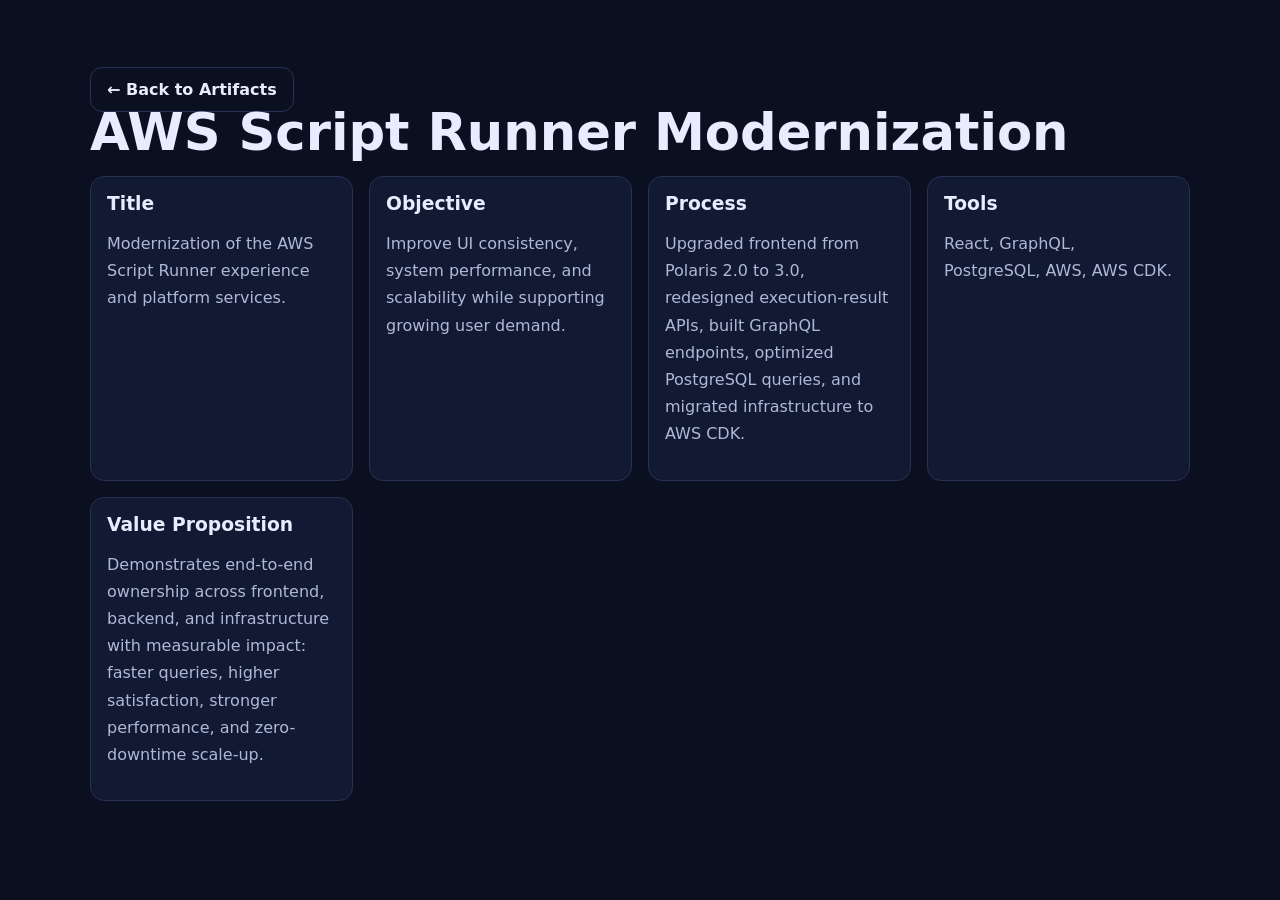
<file: artifacts/aws-script-runner.html>
<!DOCTYPE html>
<html lang="en">
  <head>
    <meta charset="UTF-8" />
    <meta name="viewport" content="width=device-width, initial-scale=1.0" />
    <title>Artifact | AWS Script Runner Modernization</title>
    <link rel="stylesheet" href="../styles.css" />
  </head>
  <body>
    <main class="section">
      <div class="container">
        <a class="btn ghost" href="../index.html#artifacts">← Back to Artifacts</a>
        <h1>AWS Script Runner Modernization</h1>
        <div class="skill-grid">
          <div><h3>Title</h3><p>Modernization of the AWS Script Runner experience and platform services.</p></div>
          <div><h3>Objective</h3><p>Improve UI consistency, system performance, and scalability while supporting growing user demand.</p></div>
          <div><h3>Process</h3><p>Upgraded frontend from Polaris 2.0 to 3.0, redesigned execution-result APIs, built GraphQL endpoints, optimized PostgreSQL queries, and migrated infrastructure to AWS CDK.</p></div>
          <div><h3>Tools</h3><p>React, GraphQL, PostgreSQL, AWS, AWS CDK.</p></div>
          <div><h3>Value Proposition</h3><p>Demonstrates end-to-end ownership across frontend, backend, and infrastructure with measurable impact: faster queries, higher satisfaction, stronger performance, and zero-downtime scale-up.</p></div>
        </div>
      </div>
    </main>
  </body>
</html>
</file>
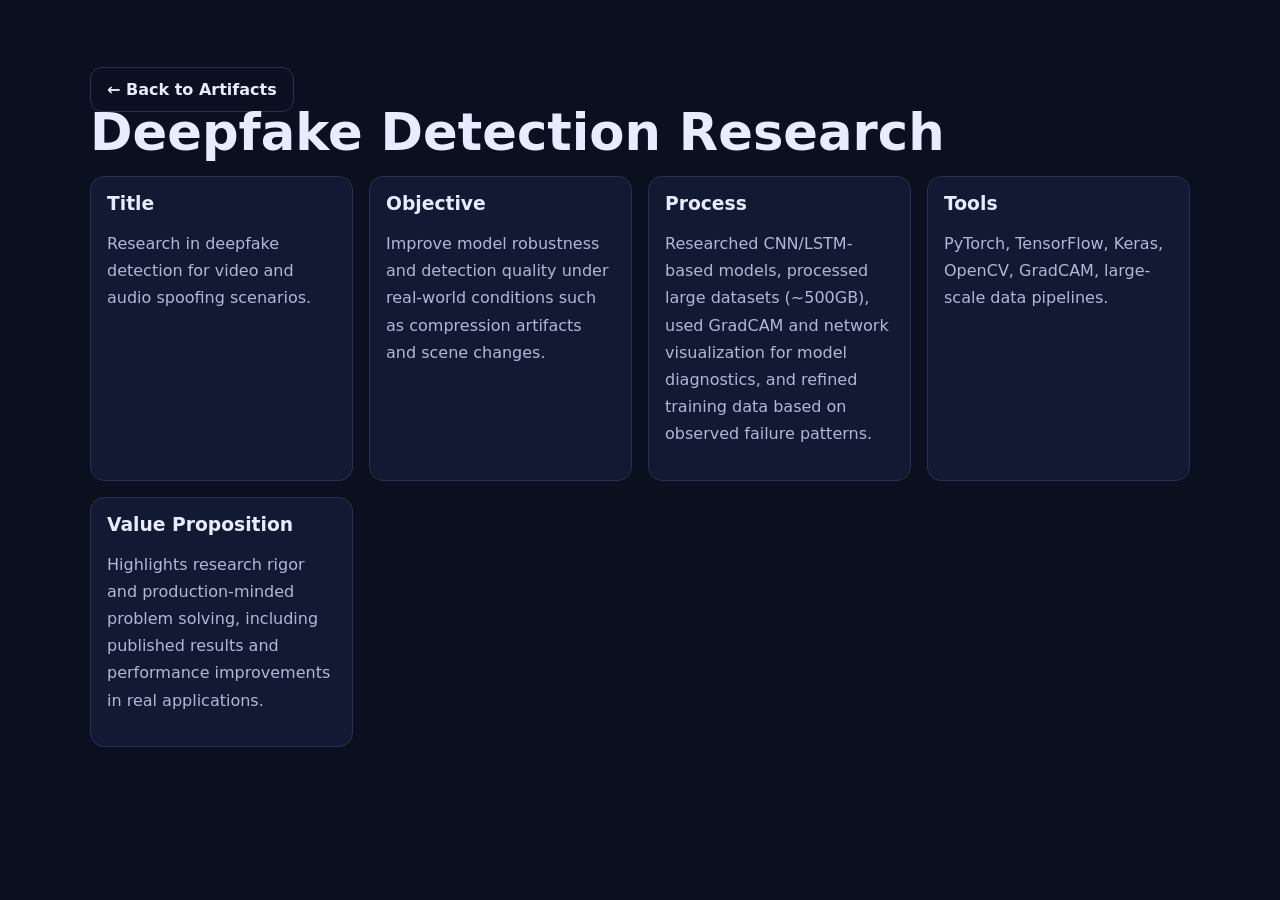
<file: artifacts/deepfake-research.html>
<!DOCTYPE html>
<html lang="en">
  <head>
    <meta charset="UTF-8" />
    <meta name="viewport" content="width=device-width, initial-scale=1.0" />
    <title>Artifact | Deepfake Detection Research</title>
    <link rel="stylesheet" href="../styles.css" />
  </head>
  <body>
    <main class="section">
      <div class="container">
        <a class="btn ghost" href="../index.html#artifacts">← Back to Artifacts</a>
        <h1>Deepfake Detection Research</h1>
        <div class="skill-grid">
          <div><h3>Title</h3><p>Research in deepfake detection for video and audio spoofing scenarios.</p></div>
          <div><h3>Objective</h3><p>Improve model robustness and detection quality under real-world conditions such as compression artifacts and scene changes.</p></div>
          <div><h3>Process</h3><p>Researched CNN/LSTM-based models, processed large datasets (~500GB), used GradCAM and network visualization for model diagnostics, and refined training data based on observed failure patterns.</p></div>
          <div><h3>Tools</h3><p>PyTorch, TensorFlow, Keras, OpenCV, GradCAM, large-scale data pipelines.</p></div>
          <div><h3>Value Proposition</h3><p>Highlights research rigor and production-minded problem solving, including published results and performance improvements in real applications.</p></div>
        </div>
      </div>
    </main>
  </body>
</html>
</file>
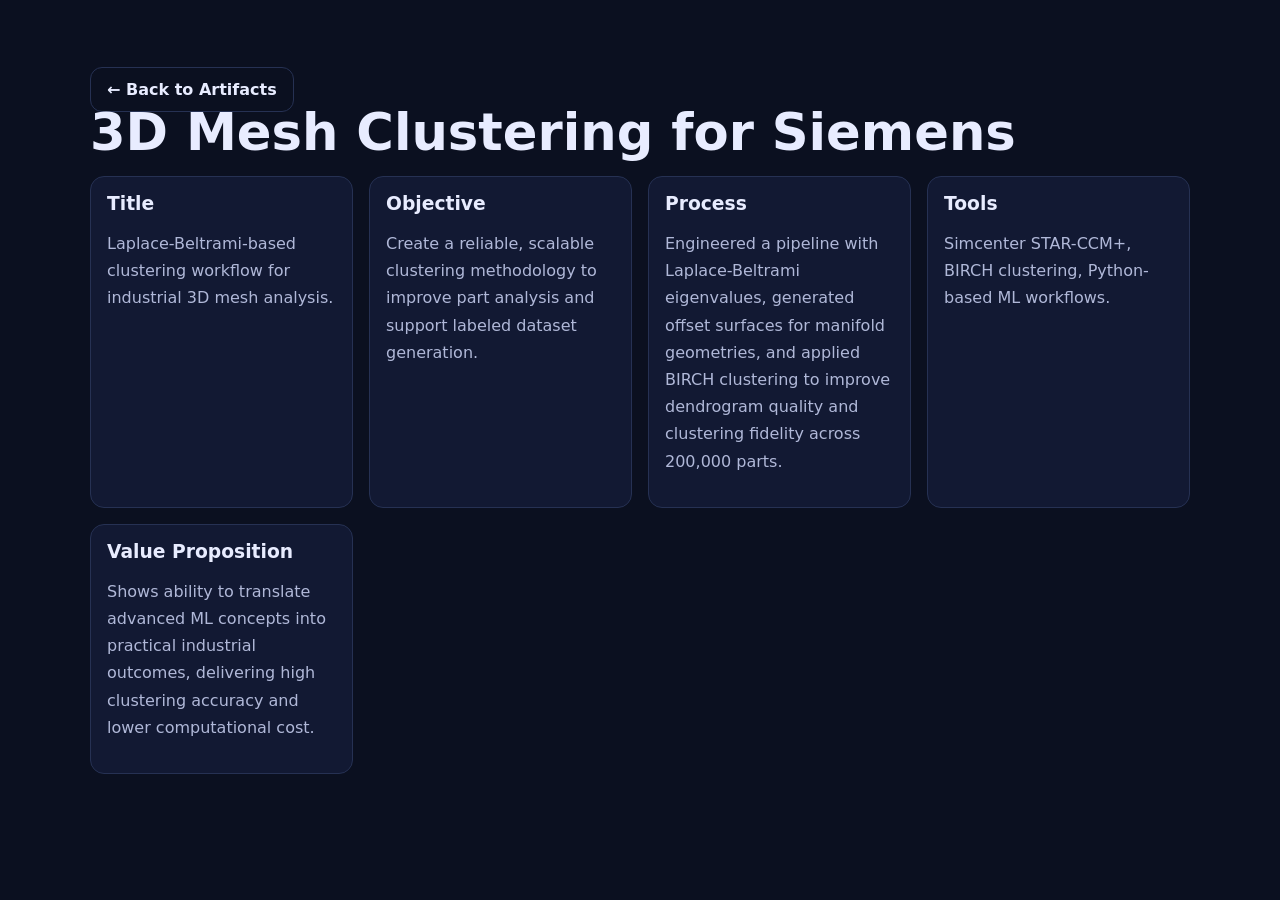
<file: artifacts/siemens-3d-mesh.html>
<!DOCTYPE html>
<html lang="en">
  <head>
    <meta charset="UTF-8" />
    <meta name="viewport" content="width=device-width, initial-scale=1.0" />
    <title>Artifact | Siemens 3D Mesh Clustering</title>
    <link rel="stylesheet" href="../styles.css" />
  </head>
  <body>
    <main class="section">
      <div class="container">
        <a class="btn ghost" href="../index.html#artifacts">← Back to Artifacts</a>
        <h1>3D Mesh Clustering for Siemens</h1>
        <div class="skill-grid">
          <div><h3>Title</h3><p>Laplace-Beltrami-based clustering workflow for industrial 3D mesh analysis.</p></div>
          <div><h3>Objective</h3><p>Create a reliable, scalable clustering methodology to improve part analysis and support labeled dataset generation.</p></div>
          <div><h3>Process</h3><p>Engineered a pipeline with Laplace-Beltrami eigenvalues, generated offset surfaces for manifold geometries, and applied BIRCH clustering to improve dendrogram quality and clustering fidelity across 200,000 parts.</p></div>
          <div><h3>Tools</h3><p>Simcenter STAR-CCM+, BIRCH clustering, Python-based ML workflows.</p></div>
          <div><h3>Value Proposition</h3><p>Shows ability to translate advanced ML concepts into practical industrial outcomes, delivering high clustering accuracy and lower computational cost.</p></div>
        </div>
      </div>
    </main>
  </body>
</html>
</file>
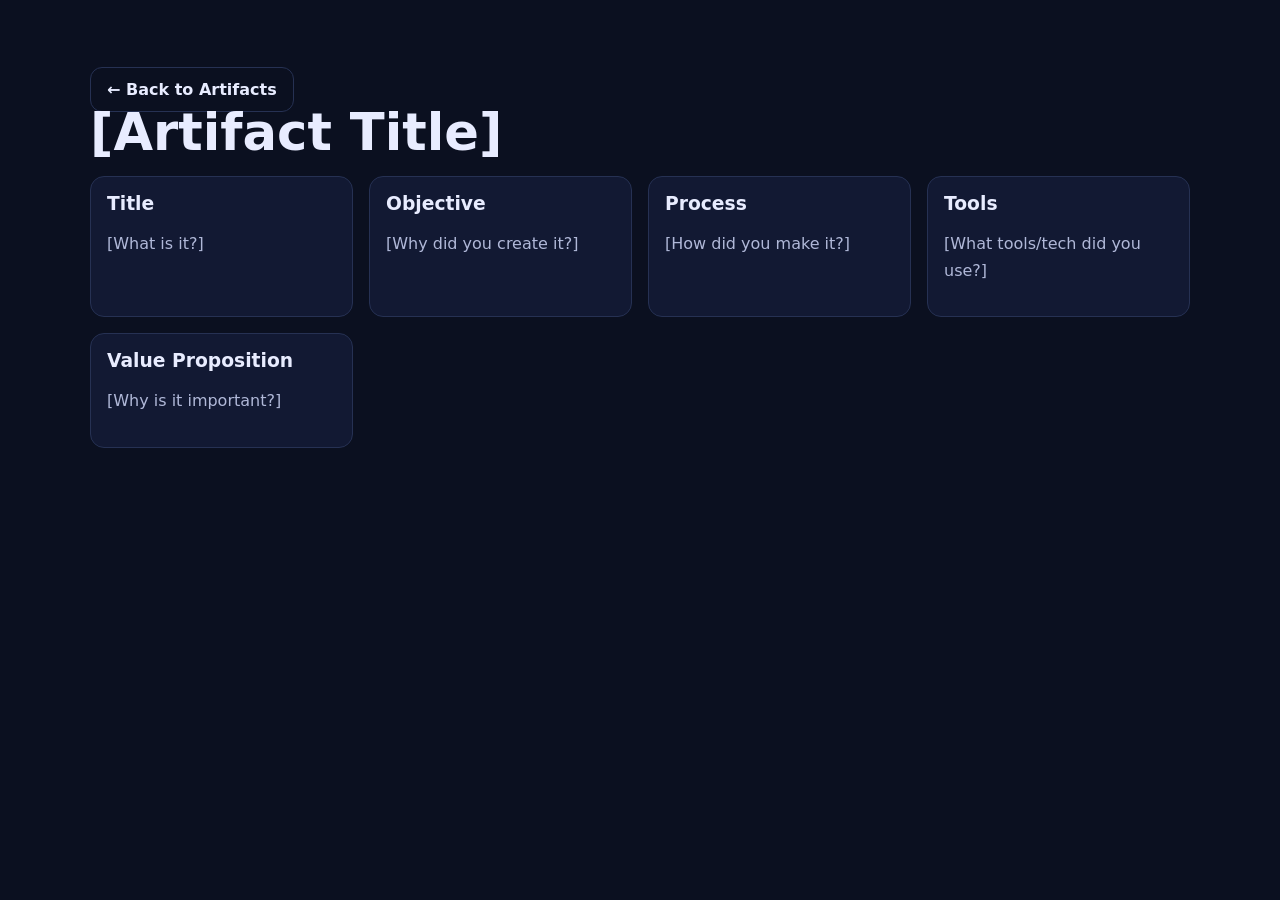
<file: artifacts/template-artifact.html>
<!DOCTYPE html>
<html lang="en">
  <head>
    <meta charset="UTF-8" />
    <meta name="viewport" content="width=device-width, initial-scale=1.0" />
    <title>Artifact | [Artifact Title]</title>
    <link rel="stylesheet" href="../styles.css" />
  </head>
  <body>
    <main class="section">
      <div class="container">
        <a class="btn ghost" href="../index.html#artifacts">← Back to Artifacts</a>
        <h1>[Artifact Title]</h1>
        <div class="skill-grid">
          <div><h3>Title</h3><p>[What is it?]</p></div>
          <div><h3>Objective</h3><p>[Why did you create it?]</p></div>
          <div><h3>Process</h3><p>[How did you make it?]</p></div>
          <div><h3>Tools</h3><p>[What tools/tech did you use?]</p></div>
          <div><h3>Value Proposition</h3><p>[Why is it important?]</p></div>
        </div>
      </div>
    </main>
  </body>
</html>
</file>
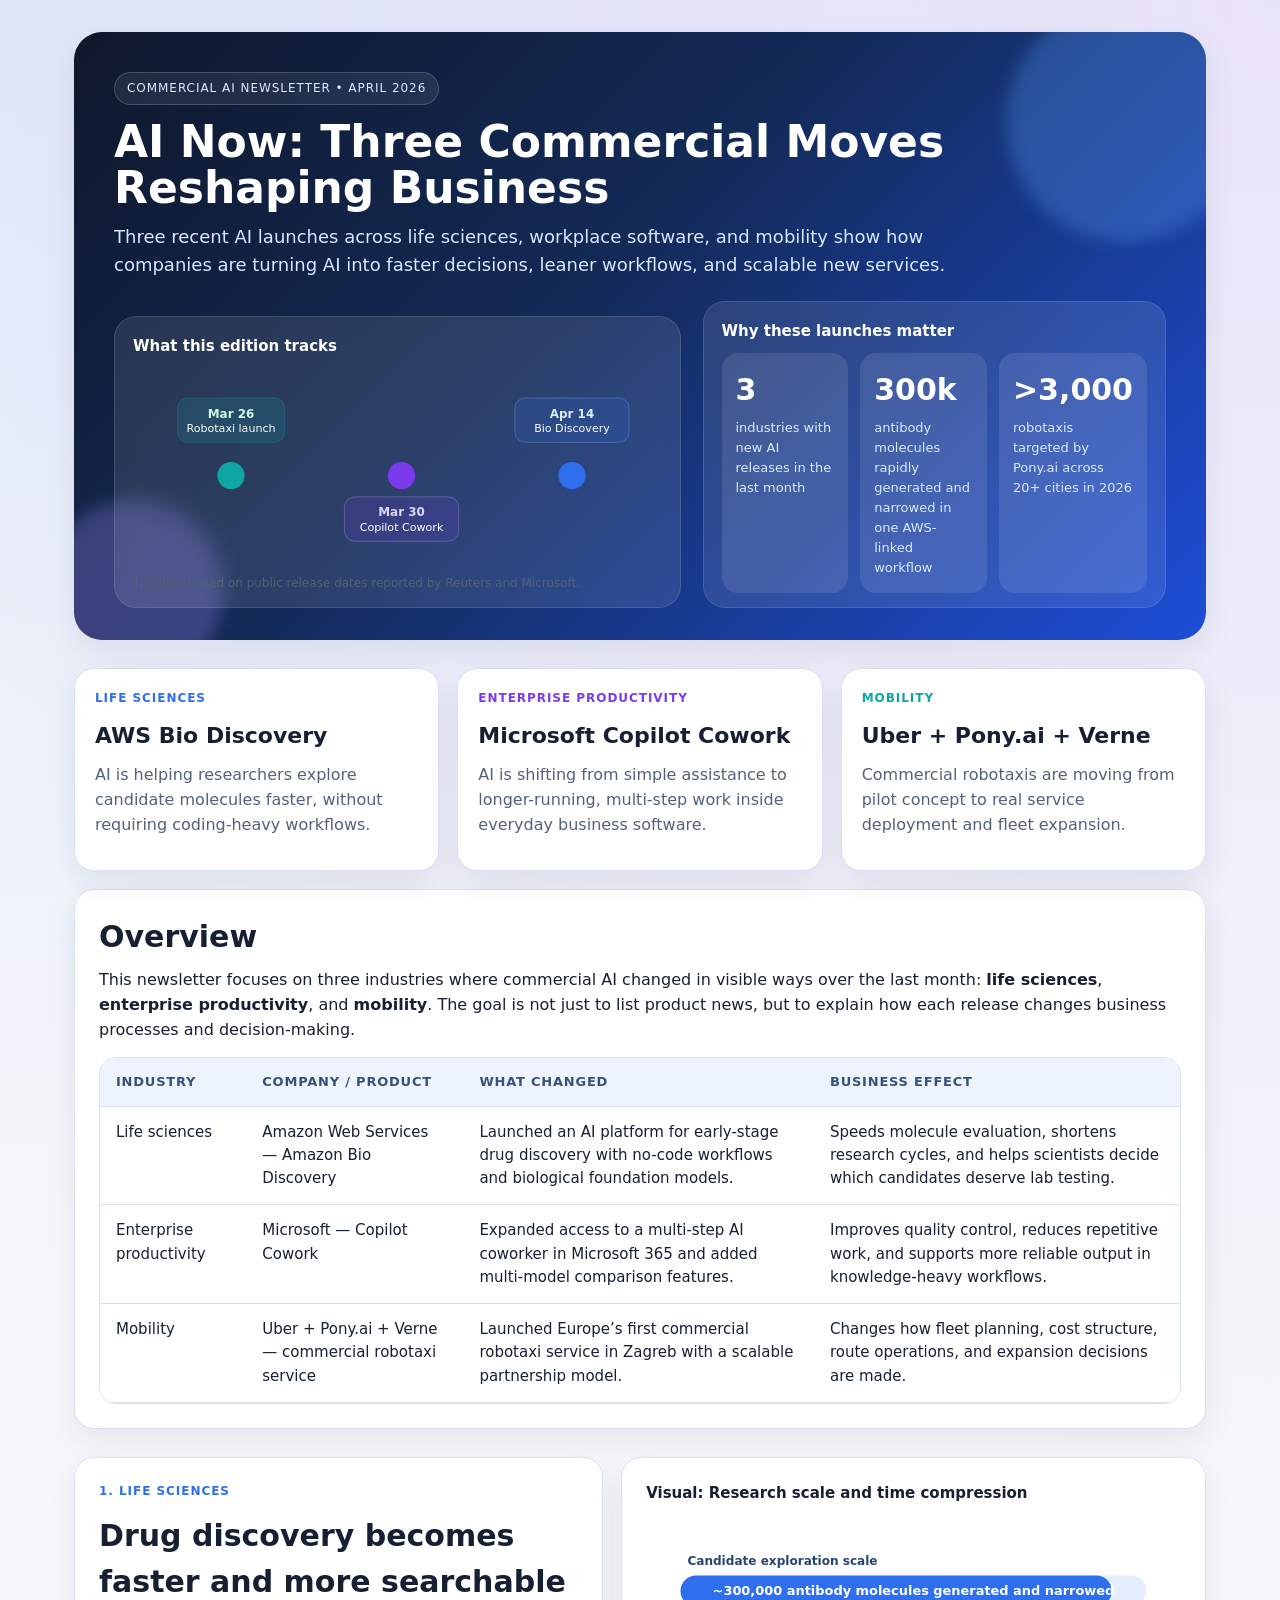
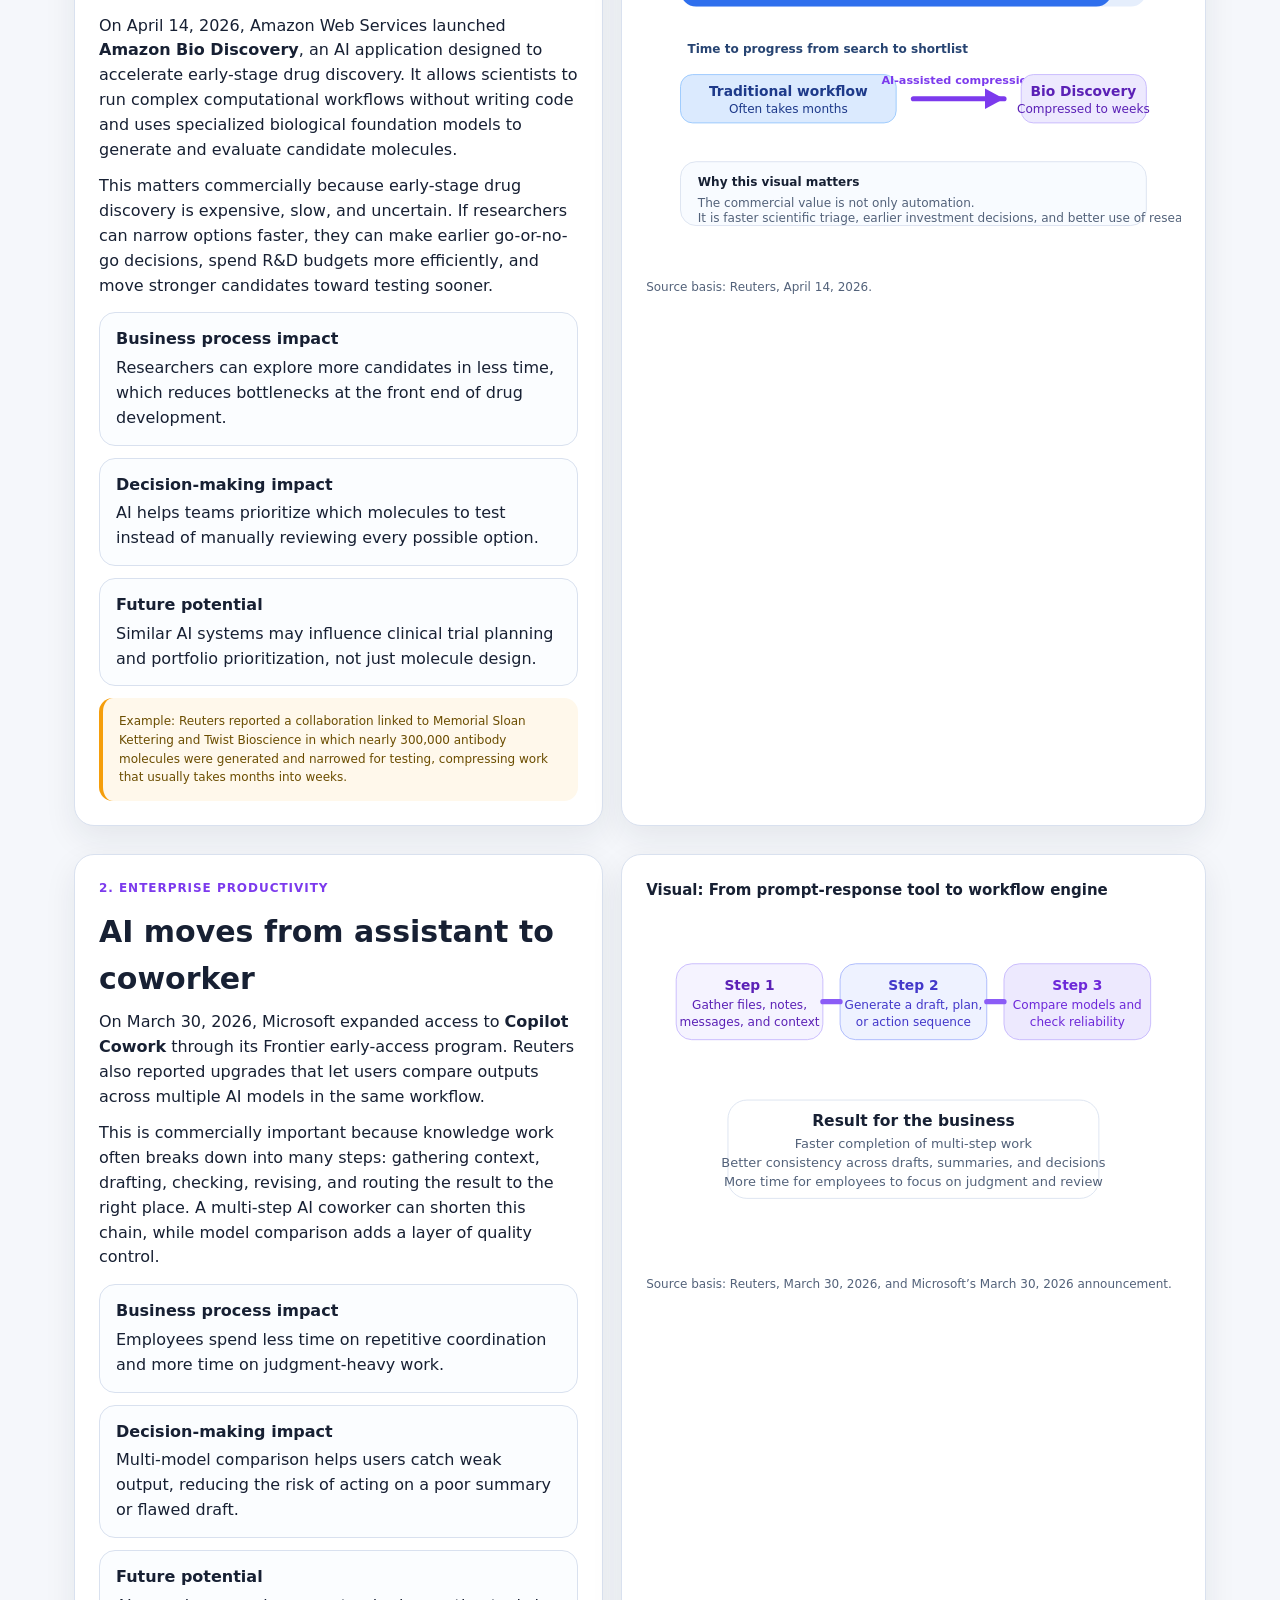
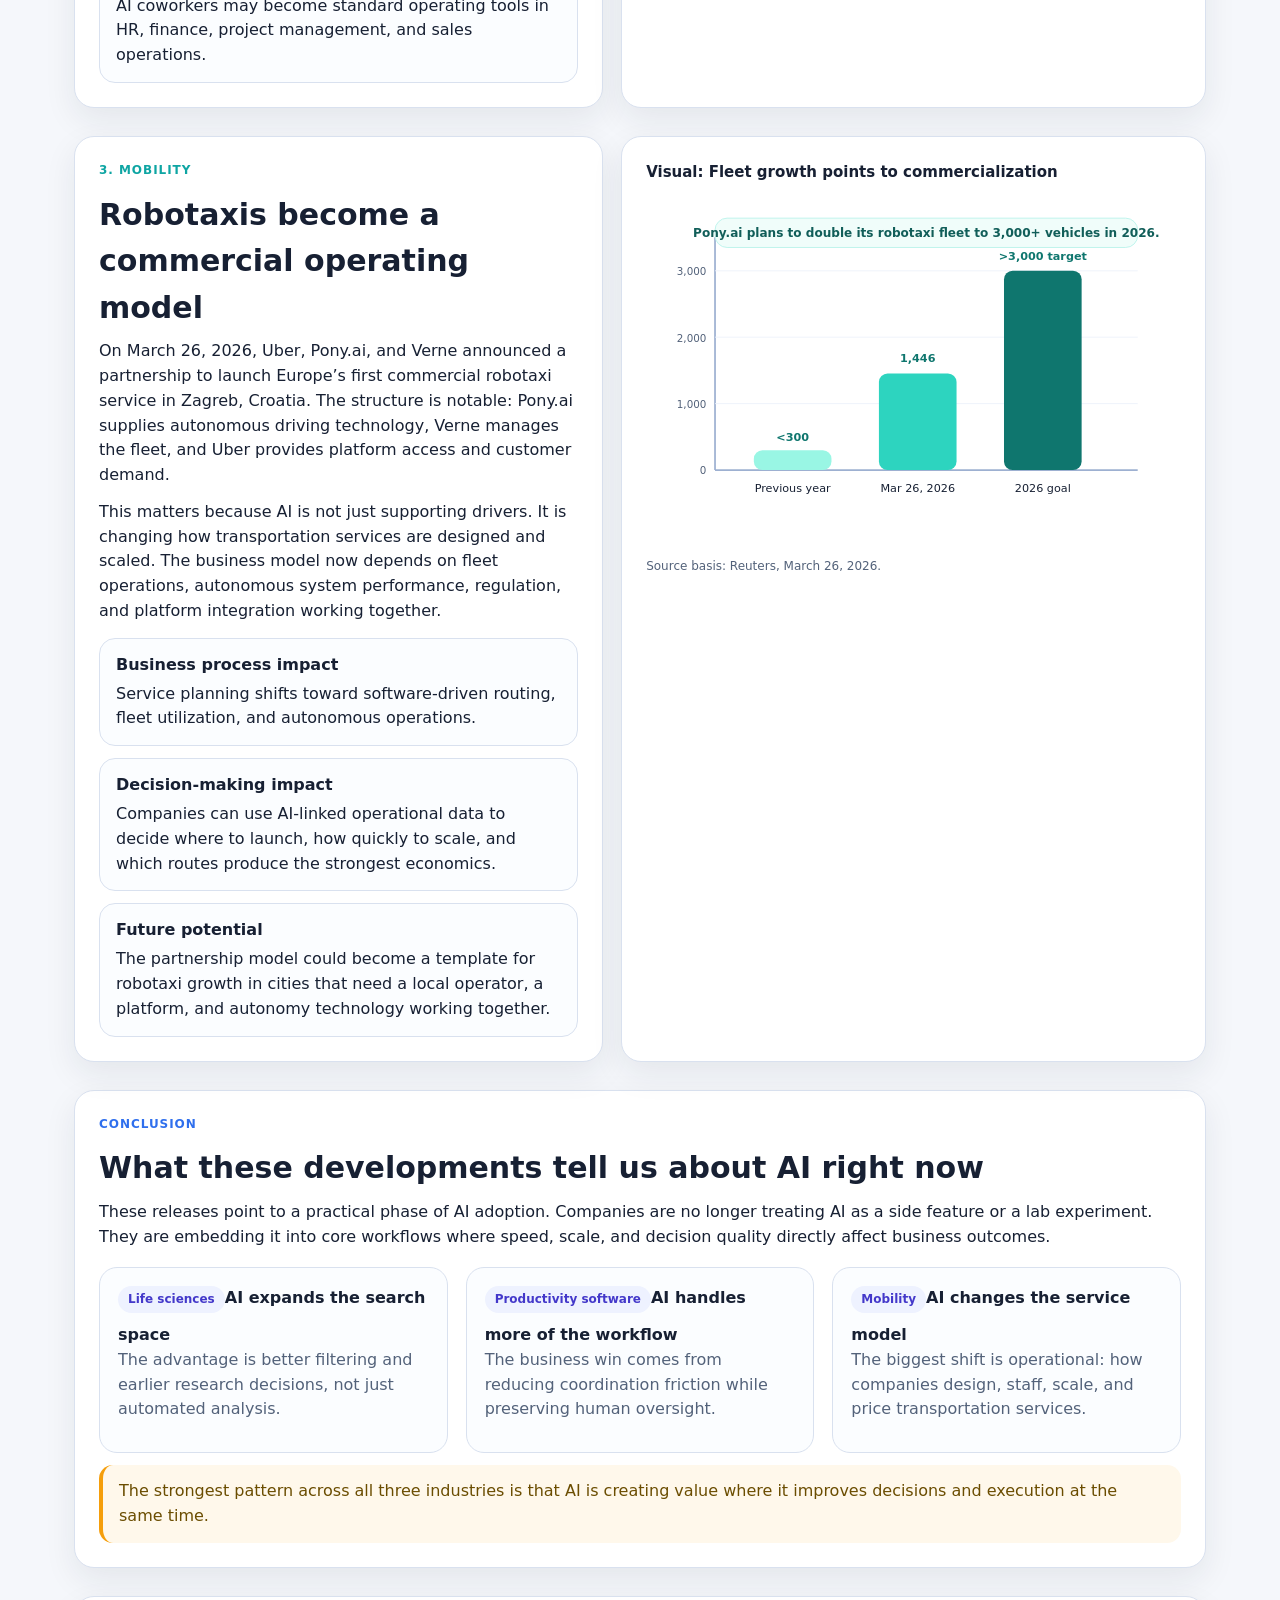
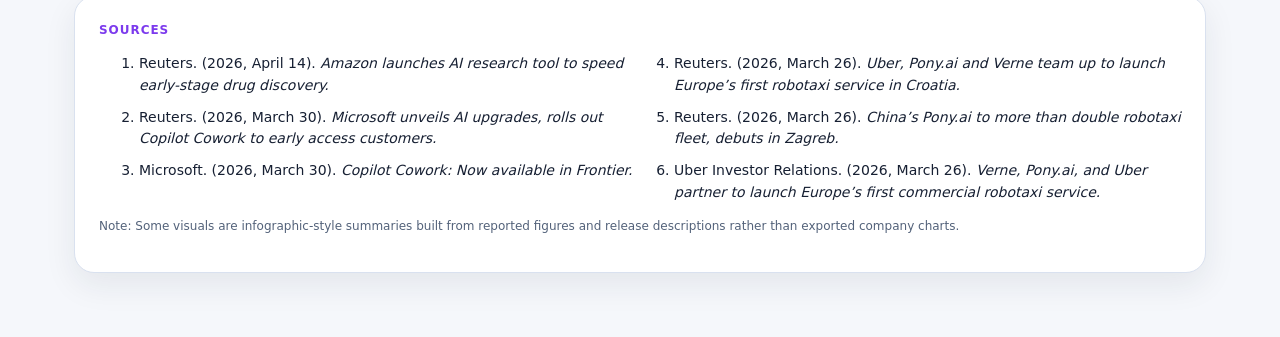
<file: assets/artifactInformation/Assignment6_3.html>
<!DOCTYPE html>
<html lang="en">
<head>
  <meta charset="UTF-8" />
  <meta name="viewport" content="width=device-width, initial-scale=1.0" />
  <title>AI Now: Three Commercial Moves Reshaping Business</title>
  <style>
    :root{--bg:#f5f7fb;--ink:#172033;--muted:#53627a;--card:#fff;--line:#d9e1ef;--blue:#2f6fed;--teal:#0ea5a3;--violet:#7c3aed;--gold:#f59e0b;--shadow:0 12px 32px rgba(23,32,51,.08);--radius:20px}
    *{box-sizing:border-box}body{margin:0;font-family:Inter,ui-sans-serif,system-ui,-apple-system,Segoe UI,Roboto,Helvetica,Arial,sans-serif;background:radial-gradient(circle at top right, rgba(124,58,237,.10), transparent 28%),radial-gradient(circle at top left, rgba(47,111,237,.10), transparent 24%),var(--bg);color:var(--ink);line-height:1.55}.wrap{max-width:1180px;margin:0 auto;padding:32px 24px 64px}.hero{background:linear-gradient(135deg,#0f172a 0%,#132a57 44%,#1d4ed8 100%);color:#fff;border-radius:28px;padding:40px 40px 32px;box-shadow:var(--shadow);position:relative;overflow:hidden}.hero:before,.hero:after{content:"";position:absolute;border-radius:50%;filter:blur(8px);opacity:.28}.hero:before{width:240px;height:240px;right:-40px;top:-30px;background:#60a5fa}.hero:after{width:180px;height:180px;left:-30px;bottom:-40px;background:#a78bfa}.eyebrow{display:inline-block;padding:6px 12px;border:1px solid rgba(255,255,255,.18);border-radius:999px;font-size:12px;letter-spacing:.08em;text-transform:uppercase;color:#dbeafe;background:rgba(255,255,255,.08);margin-bottom:14px}h1{font-size:44px;line-height:1.05;margin:0 0 12px;max-width:900px}.sub{max-width:860px;font-size:18px;color:#dbe7ff;margin:0 0 22px}.hero-grid{display:grid;grid-template-columns:1.1fr .9fr;gap:22px;align-items:end;margin-top:18px;position:relative;z-index:1}.hero-card{background:rgba(255,255,255,.10);border:1px solid rgba(255,255,255,.12);backdrop-filter:blur(8px);border-radius:22px;padding:18px 18px 14px}.stat-row{display:grid;grid-template-columns:repeat(3,1fr);gap:12px;margin-top:8px}.stat{background:rgba(255,255,255,.10);border-radius:16px;padding:14px;min-height:110px}.stat .num{font-size:30px;font-weight:800;margin-bottom:4px}.stat .lbl{font-size:13px;color:#dbeafe}.summary{margin:28px 0 8px;display:grid;grid-template-columns:repeat(3,1fr);gap:18px}.card{background:var(--card);border:1px solid var(--line);border-radius:var(--radius);box-shadow:var(--shadow)}.summary .card{padding:20px}.kicker{font-size:12px;font-weight:700;letter-spacing:.08em;text-transform:uppercase;margin-bottom:12px}.blue{color:var(--blue)}.teal{color:var(--teal)}.violet{color:var(--violet)}h2{font-size:30px;margin:0 0 8px}h3{font-size:22px;margin:0 0 10px}p{margin:0 0 12px}.muted{color:var(--muted)}.overview{padding:24px;margin-top:18px}.table{overflow:auto;margin-top:14px;border-radius:16px;border:1px solid var(--line)}table{width:100%;border-collapse:collapse;background:#fff;font-size:15px}th,td{padding:14px 16px;border-bottom:1px solid var(--line);vertical-align:top;text-align:left}th{background:#eef4ff;font-size:13px;text-transform:uppercase;letter-spacing:.06em;color:#38507a}.section{margin-top:28px;display:grid;grid-template-columns:.95fr 1.05fr;gap:18px;align-items:stretch}.section .card{padding:24px}.impact-list{display:grid;gap:12px;margin-top:14px}.impact{border:1px solid var(--line);border-radius:16px;padding:14px 16px;background:#fbfdff}.impact strong{display:block;margin-bottom:4px}.viz-title{font-size:15px;font-weight:800;margin-bottom:10px}.source-note{font-size:12px;color:var(--muted);margin-top:10px}.footer{margin-top:28px;padding:24px}.timeline{display:grid;grid-template-columns:repeat(3,1fr);gap:18px;margin-top:18px}.timeline .step{padding:18px;border:1px solid var(--line);border-radius:18px;background:#fbfdff}.date{display:inline-block;padding:4px 10px;border-radius:999px;font-size:12px;font-weight:800;background:#eef2ff;color:#4338ca;margin-bottom:10px}.sources{columns:2;column-gap:28px;font-size:14px}.sources li{break-inside:avoid;margin:0 0 10px}.note{padding:14px 16px;border-left:4px solid var(--gold);background:#fff8eb;border-radius:14px;color:#6b4d00;margin-top:12px}.tiny{font-size:12px}@media (max-width:980px){.hero-grid,.section,.summary,.timeline{grid-template-columns:1fr}h1{font-size:34px}.sources{columns:1}.stat-row{grid-template-columns:1fr}}
  </style>
</head>
<body>
<div class="wrap">
<section class="hero">
<div class="eyebrow">Commercial AI Newsletter • April 2026</div>
<h1>AI Now: Three Commercial Moves Reshaping Business</h1>
<p class="sub">Three recent AI launches across life sciences, workplace software, and mobility show how companies are turning AI into faster decisions, leaner workflows, and scalable new services.</p>
<div class="hero-grid">
<div class="hero-card">
<div class="viz-title">What this edition tracks</div>
<svg viewBox="0 0 620 220" width="100%"><defs><linearGradient id="lineg" x1="0" x2="1"><stop offset="0%" stop-color="#93c5fd"/><stop offset="100%" stop-color="#c4b5fd"/></linearGradient></defs><line x1="40" y1="125" x2="580" y2="125" stroke="url(#lineg)" stroke-width="8" stroke-linecap="round"/><circle cx="115" cy="125" r="16" fill="#0ea5a3"/><circle cx="315" cy="125" r="16" fill="#7c3aed"/><circle cx="515" cy="125" r="16" fill="#2f6fed"/><rect x="52" y="34" width="126" height="52" rx="12" fill="rgba(14,165,163,.16)" stroke="rgba(14,165,163,.35)"/><text x="115" y="57" text-anchor="middle" fill="#d1fae5" style="font-size:14px; font-weight:700">Mar 26</text><text x="115" y="74" text-anchor="middle" fill="#ffffff" style="font-size:13px">Robotaxi launch</text><rect x="248" y="150" width="134" height="52" rx="12" fill="rgba(124,58,237,.16)" stroke="rgba(196,181,253,.35)"/><text x="315" y="173" text-anchor="middle" fill="#ddd6fe" style="font-size:14px; font-weight:700">Mar 30</text><text x="315" y="190" text-anchor="middle" fill="#ffffff" style="font-size:13px">Copilot Cowork</text><rect x="448" y="34" width="134" height="52" rx="12" fill="rgba(47,111,237,.16)" stroke="rgba(147,197,253,.35)"/><text x="515" y="57" text-anchor="middle" fill="#dbeafe" style="font-size:14px; font-weight:700">Apr 14</text><text x="515" y="74" text-anchor="middle" fill="#ffffff" style="font-size:13px">Bio Discovery</text></svg>
<div class="source-note">Timeline based on public release dates reported by Reuters and Microsoft.</div>
</div>
<div class="hero-card"><div class="viz-title">Why these launches matter</div><div class="stat-row"><div class="stat"><div class="num">3</div><div class="lbl">industries with new AI releases in the last month</div></div><div class="stat"><div class="num">300k</div><div class="lbl">antibody molecules rapidly generated and narrowed in one AWS-linked workflow</div></div><div class="stat"><div class="num">&gt;3,000</div><div class="lbl">robotaxis targeted by Pony.ai across 20+ cities in 2026</div></div></div></div>
</div>
</section>
<section class="summary"><div class="card"><div class="kicker blue">Life sciences</div><h3>AWS Bio Discovery</h3><p class="muted">AI is helping researchers explore candidate molecules faster, without requiring coding-heavy workflows.</p></div><div class="card"><div class="kicker violet">Enterprise productivity</div><h3>Microsoft Copilot Cowork</h3><p class="muted">AI is shifting from simple assistance to longer-running, multi-step work inside everyday business software.</p></div><div class="card"><div class="kicker teal">Mobility</div><h3>Uber + Pony.ai + Verne</h3><p class="muted">Commercial robotaxis are moving from pilot concept to real service deployment and fleet expansion.</p></div></section>
<section class="overview card"><h2>Overview</h2><p>This newsletter focuses on three industries where commercial AI changed in visible ways over the last month: <strong>life sciences</strong>, <strong>enterprise productivity</strong>, and <strong>mobility</strong>. The goal is not just to list product news, but to explain how each release changes business processes and decision-making.</p><div class="table"><table><thead><tr><th>Industry</th><th>Company / Product</th><th>What changed</th><th>Business effect</th></tr></thead><tbody><tr><td>Life sciences</td><td>Amazon Web Services — Amazon Bio Discovery</td><td>Launched an AI platform for early-stage drug discovery with no-code workflows and biological foundation models.</td><td>Speeds molecule evaluation, shortens research cycles, and helps scientists decide which candidates deserve lab testing.</td></tr><tr><td>Enterprise productivity</td><td>Microsoft — Copilot Cowork</td><td>Expanded access to a multi-step AI coworker in Microsoft 365 and added multi-model comparison features.</td><td>Improves quality control, reduces repetitive work, and supports more reliable output in knowledge-heavy workflows.</td></tr><tr><td>Mobility</td><td>Uber + Pony.ai + Verne — commercial robotaxi service</td><td>Launched Europe’s first commercial robotaxi service in Zagreb with a scalable partnership model.</td><td>Changes how fleet planning, cost structure, route operations, and expansion decisions are made.</td></tr></tbody></table></div></section>
<section class="section"><div class="card"><div class="kicker blue">1. Life sciences</div><h2>Drug discovery becomes faster and more searchable</h2><p>On April 14, 2026, Amazon Web Services launched <strong>Amazon Bio Discovery</strong>, an AI application designed to accelerate early-stage drug discovery. It allows scientists to run complex computational workflows without writing code and uses specialized biological foundation models to generate and evaluate candidate molecules.</p><p>This matters commercially because early-stage drug discovery is expensive, slow, and uncertain. If researchers can narrow options faster, they can make earlier go-or-no-go decisions, spend R&amp;D budgets more efficiently, and move stronger candidates toward testing sooner.</p><div class="impact-list"><div class="impact"><strong>Business process impact</strong>Researchers can explore more candidates in less time, which reduces bottlenecks at the front end of drug development.</div><div class="impact"><strong>Decision-making impact</strong>AI helps teams prioritize which molecules to test instead of manually reviewing every possible option.</div><div class="impact"><strong>Future potential</strong>Similar AI systems may influence clinical trial planning and portfolio prioritization, not just molecule design.</div></div><div class="note tiny">Example: Reuters reported a collaboration linked to Memorial Sloan Kettering and Twist Bioscience in which nearly 300,000 antibody molecules were generated and narrowed for testing, compressing work that usually takes months into weeks.</div></div><div class="card"><div class="viz-title">Visual: Research scale and time compression</div><svg viewBox="0 0 620 400" width="100%"><rect x="40" y="70" width="540" height="36" rx="18" fill="#e5eefc"/><rect x="40" y="70" width="500" height="36" rx="18" fill="#2f6fed"/><text x="48" y="58" fill="#274472" style="font-size:14px; font-weight:700">Candidate exploration scale</text><text x="310" y="93" text-anchor="middle" fill="#ffffff" style="font-size:15px; font-weight:700">~300,000 antibody molecules generated and narrowed</text><text x="48" y="160" fill="#274472" style="font-size:14px; font-weight:700">Time to progress from search to shortlist</text><rect x="40" y="185" width="250" height="56" rx="14" fill="#dbeafe" stroke="#93c5fd"/><text x="165" y="210" text-anchor="middle" fill="#1e3a8a" style="font-size:16px; font-weight:700">Traditional workflow</text><text x="165" y="230" text-anchor="middle" fill="#1e3a8a" style="font-size:14px">Often takes months</text><path d="M310 213 L415 213" stroke="#7c3aed" stroke-width="6" stroke-linecap="round"/><polygon points="415,213 393,201 393,225" fill="#7c3aed"/><text x="362" y="196" text-anchor="middle" fill="#7c3aed" style="font-size:13px; font-weight:700">AI-assisted compression</text><rect x="435" y="185" width="145" height="56" rx="14" fill="#ede9fe" stroke="#c4b5fd"/><text x="507" y="210" text-anchor="middle" fill="#5b21b6" style="font-size:16px; font-weight:700">Bio Discovery</text><text x="507" y="230" text-anchor="middle" fill="#5b21b6" style="font-size:14px">Compressed to weeks</text><rect x="40" y="286" width="540" height="74" rx="18" fill="#f8fbff" stroke="#d9e1ef"/><text x="60" y="314" fill="#172033" style="font-size:14px; font-weight:700">Why this visual matters</text><text x="60" y="338" fill="#53627a" style="font-size:14px">The commercial value is not only automation.</text><text x="60" y="356" fill="#53627a" style="font-size:14px">It is faster scientific triage, earlier investment decisions, and better use of research budgets.</text></svg><div class="source-note">Source basis: Reuters, April 14, 2026.</div></div></section>
<section class="section"><div class="card"><div class="kicker violet">2. Enterprise productivity</div><h2>AI moves from assistant to coworker</h2><p>On March 30, 2026, Microsoft expanded access to <strong>Copilot Cowork</strong> through its Frontier early-access program. Reuters also reported upgrades that let users compare outputs across multiple AI models in the same workflow.</p><p>This is commercially important because knowledge work often breaks down into many steps: gathering context, drafting, checking, revising, and routing the result to the right place. A multi-step AI coworker can shorten this chain, while model comparison adds a layer of quality control.</p><div class="impact-list"><div class="impact"><strong>Business process impact</strong>Employees spend less time on repetitive coordination and more time on judgment-heavy work.</div><div class="impact"><strong>Decision-making impact</strong>Multi-model comparison helps users catch weak output, reducing the risk of acting on a poor summary or flawed draft.</div><div class="impact"><strong>Future potential</strong>AI coworkers may become standard operating tools in HR, finance, project management, and sales operations.</div></div></div><div class="card"><div class="viz-title">Visual: From prompt-response tool to workflow engine</div><svg viewBox="0 0 620 400" width="100%"><rect x="35" y="60" width="170" height="88" rx="18" fill="#f5f3ff" stroke="#c4b5fd"/><text x="120" y="90" text-anchor="middle" fill="#5b21b6" style="font-size:16px; font-weight:800">Step 1</text><text x="120" y="113" text-anchor="middle" fill="#5b21b6" style="font-size:14px">Gather files, notes,</text><text x="120" y="132" text-anchor="middle" fill="#5b21b6" style="font-size:14px">messages, and context</text><rect x="225" y="60" width="170" height="88" rx="18" fill="#eef2ff" stroke="#a5b4fc"/><text x="310" y="90" text-anchor="middle" fill="#4338ca" style="font-size:16px; font-weight:800">Step 2</text><text x="310" y="113" text-anchor="middle" fill="#4338ca" style="font-size:14px">Generate a draft, plan,</text><text x="310" y="132" text-anchor="middle" fill="#4338ca" style="font-size:14px">or action sequence</text><rect x="415" y="60" width="170" height="88" rx="18" fill="#ede9fe" stroke="#c4b5fd"/><text x="500" y="90" text-anchor="middle" fill="#6d28d9" style="font-size:16px; font-weight:800">Step 3</text><text x="500" y="113" text-anchor="middle" fill="#6d28d9" style="font-size:14px">Compare models and</text><text x="500" y="132" text-anchor="middle" fill="#6d28d9" style="font-size:14px">check reliability</text><line x1="205" y1="104" x2="225" y2="104" stroke="#8b5cf6" stroke-width="6" stroke-linecap="round"/><line x1="395" y1="104" x2="415" y2="104" stroke="#8b5cf6" stroke-width="6" stroke-linecap="round"/><rect x="95" y="218" width="430" height="114" rx="22" fill="#fff" stroke="#d9e1ef"/><text x="310" y="248" text-anchor="middle" fill="#172033" style="font-size:18px; font-weight:800">Result for the business</text><text x="310" y="274" text-anchor="middle" fill="#53627a" style="font-size:15px">Faster completion of multi-step work</text><text x="310" y="296" text-anchor="middle" fill="#53627a" style="font-size:15px">Better consistency across drafts, summaries, and decisions</text><text x="310" y="318" text-anchor="middle" fill="#53627a" style="font-size:15px">More time for employees to focus on judgment and review</text></svg><div class="source-note">Source basis: Reuters, March 30, 2026, and Microsoft’s March 30, 2026 announcement.</div></div></section>
<section class="section"><div class="card"><div class="kicker teal">3. Mobility</div><h2>Robotaxis become a commercial operating model</h2><p>On March 26, 2026, Uber, Pony.ai, and Verne announced a partnership to launch Europe’s first commercial robotaxi service in Zagreb, Croatia. The structure is notable: Pony.ai supplies autonomous driving technology, Verne manages the fleet, and Uber provides platform access and customer demand.</p><p>This matters because AI is not just supporting drivers. It is changing how transportation services are designed and scaled. The business model now depends on fleet operations, autonomous system performance, regulation, and platform integration working together.</p><div class="impact-list"><div class="impact"><strong>Business process impact</strong>Service planning shifts toward software-driven routing, fleet utilization, and autonomous operations.</div><div class="impact"><strong>Decision-making impact</strong>Companies can use AI-linked operational data to decide where to launch, how quickly to scale, and which routes produce the strongest economics.</div><div class="impact"><strong>Future potential</strong>The partnership model could become a template for robotaxi growth in cities that need a local operator, a platform, and autonomy technology working together.</div></div></div><div class="card"><div class="viz-title">Visual: Fleet growth points to commercialization</div><svg viewBox="0 0 620 400" width="100%"><line x1="80" y1="50" x2="80" y2="320" stroke="#9db0d1" stroke-width="2"/><line x1="80" y1="320" x2="570" y2="320" stroke="#9db0d1" stroke-width="2"/><text x="70" y="325" text-anchor="end" fill="#53627a" style="font-size:12px">0</text><text x="70" y="248" text-anchor="end" fill="#53627a" style="font-size:12px">1,000</text><text x="70" y="171" text-anchor="end" fill="#53627a" style="font-size:12px">2,000</text><text x="70" y="94" text-anchor="end" fill="#53627a" style="font-size:12px">3,000</text><line x1="80" y1="243" x2="570" y2="243" stroke="#edf2fb" stroke-width="1"/><line x1="80" y1="166" x2="570" y2="166" stroke="#edf2fb" stroke-width="1"/><line x1="80" y1="89" x2="570" y2="89" stroke="#edf2fb" stroke-width="1"/><rect x="125" y="297" width="90" height="23" rx="10" fill="#99f6e4"/><rect x="270" y="208" width="90" height="112" rx="10" fill="#2dd4bf"/><rect x="415" y="89" width="90" height="231" rx="10" fill="#0f766e"/><text x="170" y="286" text-anchor="middle" fill="#0f766e" style="font-size:13px; font-weight:700">&lt;300</text><text x="315" y="195" text-anchor="middle" fill="#0f766e" style="font-size:13px; font-weight:700">1,446</text><text x="460" y="76" text-anchor="middle" fill="#0f766e" style="font-size:13px; font-weight:700">&gt;3,000 target</text><text x="170" y="346" text-anchor="middle" fill="#172033" style="font-size:13px">Previous year</text><text x="315" y="346" text-anchor="middle" fill="#172033" style="font-size:13px">Mar 26, 2026</text><text x="460" y="346" text-anchor="middle" fill="#172033" style="font-size:13px">2026 goal</text><rect x="80" y="28" width="490" height="34" rx="14" fill="#f0fdfa" stroke="#b7f3ea"/><text x="325" y="50" text-anchor="middle" fill="#115e59" style="font-size:14px; font-weight:700">Pony.ai plans to double its robotaxi fleet to 3,000+ vehicles in 2026.</text></svg><div class="source-note">Source basis: Reuters, March 26, 2026.</div></div></section>
<section class="card footer"><div class="kicker blue">Conclusion</div><h2>What these developments tell us about AI right now</h2><p>These releases point to a practical phase of AI adoption. Companies are no longer treating AI as a side feature or a lab experiment. They are embedding it into core workflows where speed, scale, and decision quality directly affect business outcomes.</p><div class="timeline"><div class="step"><div class="date">Life sciences</div><strong>AI expands the search space</strong><p class="muted">The advantage is better filtering and earlier research decisions, not just automated analysis.</p></div><div class="step"><div class="date">Productivity software</div><strong>AI handles more of the workflow</strong><p class="muted">The business win comes from reducing coordination friction while preserving human oversight.</p></div><div class="step"><div class="date">Mobility</div><strong>AI changes the service model</strong><p class="muted">The biggest shift is operational: how companies design, staff, scale, and price transportation services.</p></div></div><div class="note">The strongest pattern across all three industries is that AI is creating value where it improves decisions and execution at the same time.</div></section>
<section class="card footer"><div class="kicker violet">Sources</div><ol class="sources"><li>Reuters. (2026, April 14). <em>Amazon launches AI research tool to speed early-stage drug discovery.</em></li><li>Reuters. (2026, March 30). <em>Microsoft unveils AI upgrades, rolls out Copilot Cowork to early access customers.</em></li><li>Microsoft. (2026, March 30). <em>Copilot Cowork: Now available in Frontier.</em></li><li>Reuters. (2026, March 26). <em>Uber, Pony.ai and Verne team up to launch Europe’s first robotaxi service in Croatia.</em></li><li>Reuters. (2026, March 26). <em>China’s Pony.ai to more than double robotaxi fleet, debuts in Zagreb.</em></li><li>Uber Investor Relations. (2026, March 26). <em>Verne, Pony.ai, and Uber partner to launch Europe’s first commercial robotaxi service.</em></li></ol><p class="tiny muted">Note: Some visuals are infographic-style summaries built from reported figures and release descriptions rather than exported company charts.</p></section>
</div>
</body>
</html>
</file>
<file: style.css>
:root {
    --color-bg-body: #FAFAFB;
    --color-surface: rgba(255, 255, 255, 0.7);
    --color-surface-hover: rgba(255, 255, 255, 1);
    --color-text: #0F172A;
    /* Slate 900 */
    --color-text-muted: #475569;
    /* Slate 600 */
    --color-border: rgba(15, 23, 42, 0.08);
    --color-border-hover: rgba(124, 58, 237, 0.3);

    --gradient-primary: linear-gradient(135deg, #2563EB 0%, #7C3AED 100%);
    --gradient-secondary: linear-gradient(135deg, #059669 0%, #2563EB 100%);

    --font-sans: 'Inter', -apple-system, BlinkMacSystemFont, "Segoe UI", Roboto, sans-serif;

    --max-width: 1200px;
    --radius-sm: 12px;
    --radius-md: 16px;

    --shadow-glow: 0 4px 15px rgba(0, 0, 0, 0.03);
    --shadow-glow-hover: 0 15px 40px rgba(124, 58, 237, 0.12), 0 4px 10px rgba(37, 99, 235, 0.08);

    --spring: cubic-bezier(0.175, 0.885, 0.32, 1.275);
    --transition: 0.4s cubic-bezier(0.4, 0, 0.2, 1);
}

* {
    box-sizing: border-box;
    margin: 0;
    padding: 0;
}

html {
    scroll-behavior: smooth;
    font-size: 16px;
}

body {
    font-family: var(--font-sans);
    background-color: var(--color-bg-body);
    color: var(--color-text);
    line-height: 1.7;
    -webkit-font-smoothing: antialiased;
    overflow-x: hidden;
}

/* Beautiful Light Mode Aurora Background */
.aurora-bg {
    position: fixed;
    top: 0;
    left: 0;
    width: 100vw;
    height: 100vh;
    background: radial-gradient(circle at 15% 50%, rgba(59, 130, 246, 0.06) 0%, transparent 50%),
        radial-gradient(circle at 85% 30%, rgba(139, 92, 246, 0.06) 0%, transparent 50%),
        radial-gradient(circle at 50% 80%, rgba(16, 185, 129, 0.04) 0%, transparent 50%);
    background-size: 200% 200%;
    z-index: -1;
    animation: moveAurora 15s ease infinite alternate;
}

@keyframes moveAurora {
    0% {
        background-position: 0% 0%;
    }

    100% {
        background-position: 100% 100%;
    }
}

.container {
    max-width: var(--max-width);
    margin: 0 auto;
    padding: 0 2rem;
}

/* Typography */
h1,
h2,
h3,
h4,
.brand {
    font-family: 'Inter', sans-serif;
    color: #312e81; /* Deep, elegant indigo */
    letter-spacing: -0.02em;
    font-weight: 500; /* Much lighter, minimalist weight */
}

h1 {
    font-size: clamp(2rem, 5vw, 3.5rem);
    line-height: 1.1;
    margin-bottom: 1.25rem;
}

.gradient-text {
    background: var(--gradient-primary);
    -webkit-background-clip: text;
    -webkit-text-fill-color: transparent;
    display: inline-block;
}

h2 {
    font-size: 1.6rem;
    margin-bottom: 2.5rem;
}

h3 {
    font-size: 1.15rem;
    margin-bottom: 0.75rem;
}

p {
    color: var(--color-text-muted);
    margin-bottom: 1.5rem;
    font-size: 0.95rem;
}

a {
    color: #6D28D9;
    text-decoration: none;
    transition: color var(--transition);
}

a:hover {
    color: #4C1D95;
}

/* Header */
.site-header {
    position: sticky;
    top: 0;
    z-index: 1000;
    padding: 1.5rem 2rem;
    margin-bottom: 2rem;
    background: rgba(250, 250, 251, 0.85);
    backdrop-filter: blur(12px);
    -webkit-backdrop-filter: blur(12px);
    border-bottom: 1px solid var(--color-border);
}

.header-nav {
    display: flex;
    justify-content: space-between;
    align-items: center;
}

.header-nav .brand {
    font-size: 1.25rem;
    color: var(--color-text);
    font-weight: 800;
}

.nav-links {
    display: flex;
    gap: 2rem;
}

.nav-link {
    color: var(--color-text-muted);
    font-size: 0.95rem;
    font-weight: 600;
    position: relative;
    padding-bottom: 4px;
}

/* Motion underline */
.nav-link::after {
    content: '';
    position: absolute;
    bottom: 0;
    left: 0;
    width: 0;
    height: 2px;
    background: var(--gradient-primary);
    transition: width var(--transition);
    border-radius: 2px;
}

.nav-link:hover {
    color: var(--color-text);
}

.nav-link:hover::after {
    width: 100%;
}

/* Sections */
.section {
    margin-bottom: 6rem;
    position: relative;
}

/* Home Banner */
.home-banner {
    padding: 1rem 0 4rem 0;
}

/* Distinct Premium Banner Card */
.banner-card {
    background: rgba(15, 23, 42, 0.95);
    border-radius: var(--radius-md);
    padding: 4rem;
    box-shadow: 0 25px 50px -12px rgba(15, 23, 42, 0.3);
    position: relative;
    overflow: hidden;
    color: #fff;
    border: 1px solid rgba(255, 255, 255, 0.1);
}

.banner-card::before {
    content: '';
    position: absolute;
    top: 0; left: 0; width: 100%; height: 100%;
    background: radial-gradient(circle at top right, rgba(124, 58, 237, 0.25) 0%, transparent 40%),
                radial-gradient(circle at bottom left, rgba(37, 99, 235, 0.25) 0%, transparent 40%);
    pointer-events: none;
    z-index: 0;
}

.banner-content {
    display: flex;
    align-items: center;
    justify-content: space-between;
    gap: 4rem;
    position: relative;
    z-index: 1;
}

.banner-text {
    flex: 1;
    max-width: 600px;
}

.banner-text .greeting {
    font-size: 1.25rem;
    font-weight: 500;
    color: rgba(255, 255, 255, 0.8);
    margin-bottom: 0.5rem;
}

.banner-text h1 {
    font-size: clamp(2rem, 4.5vw, 3.5rem);
    line-height: 1.1;
    margin-bottom: 1rem;
    color: #fff;
    text-shadow: 0 2px 20px rgba(0,0,0,0.2);
}

.banner-text .subtitle {
    font-size: 1.05rem;
    color: rgba(255, 255, 255, 0.65);
    line-height: 1.6;
}

.banner-image {
    flex: 0 0 auto;
    display: flex;
    justify-content: center;
}

.banner-card .profile-wrapper {
    box-shadow: 0 10px 40px rgba(0,0,0,0.5);
}
.banner-card .profile-img {
    border-color: rgba(15, 23, 42, 0.95);
}

/* About Layout Refinements */
.about-content {
    column-count: 2;
    column-gap: 4rem;
}

.about-content p {
    color: var(--color-text-muted);
    font-size: 1.05rem;
    line-height: 1.8;
    margin-bottom: 1.5rem;
}

.about-content p.lead {
    font-size: 1.35rem;
    font-weight: 500;
    color: var(--color-text);
    margin-bottom: 1.5rem;
}

.profile-wrapper {
    position: relative;
    border-radius: 50%;
    padding: 6px;
    background: var(--gradient-primary);
    box-shadow: var(--shadow-glow);
    margin-bottom: 2.5rem;
    display: inline-flex;
}

.profile-img {
    width: 220px;
    height: 220px;
    object-fit: cover;
    border-radius: 50%;
    border: 4px solid var(--color-bg-body);
    background-color: var(--color-surface);
    display: block;
}

/* Expertise List */
.expertise-list {
    list-style: none;
    display: grid;
    grid-template-columns: repeat(auto-fit, minmax(320px, 1fr));
    gap: 2rem;
}

.expertise-item {
    display: flex;
    flex-direction: column;
    gap: 0.25rem;
    background: var(--color-surface);
    padding: 1.5rem;
    border-radius: var(--radius-sm);
    border: 1px solid var(--color-border);
    backdrop-filter: blur(10px);
}

.expertise-item strong {
    font-weight: 600;
    color: var(--color-text);
    font-size: 1.15rem;
}

.expertise-item span {
    color: var(--color-text-muted);
    font-size: 0.95rem;
}

/* Motion Interactions */
.hover-lift {
    transition: transform var(--transition), border-color var(--transition), background var(--transition);
}

.hover-lift:hover {
    transform: translateY(-4px);
    border-color: rgba(124, 58, 237, 0.2);
    background: var(--color-surface-hover);
}

/* Artifact Cards - Glowing Motion */
.artifact-grid {
    display: grid;
    grid-template-columns: repeat(auto-fit, minmax(340px, 1fr));
    gap: 2.5rem;
}

.artifact-card {
    display: block;
    padding: 2.5rem 2rem;
    background: var(--color-surface);
    border: 1px solid var(--color-border);
    border-radius: var(--radius-md);
    box-shadow: var(--shadow-glow);
    backdrop-filter: blur(10px);
}

.hover-glow {
    transition: transform 0.5s var(--spring), box-shadow 0.5s var(--spring), border-color var(--transition);
}

.hover-glow:hover {
    transform: translateY(-8px) scale(1.02);
    box-shadow: var(--shadow-glow-hover);
    border-color: rgba(124, 58, 237, 0.4);
    background: var(--color-surface-hover);
}

.artifact-card h3 {
    color: var(--color-text);
}

.artifact-card p {
    font-size: 0.95rem;
    color: var(--color-text-muted);
    margin-bottom: 1.5rem;
    line-height: 1.6;
}

.card-link {
    font-size: 0.9rem;
    font-weight: 700;
    color: #6D28D9;
    display: inline-flex;
    align-items: center;
    gap: 0.5rem;
    text-transform: uppercase;
    letter-spacing: 0.05em;
    transition: transform var(--transition);
}

.artifact-card:hover .card-link {
    transform: translateX(5px);
}

/* Contact Grid */
.contact-grid {
    display: grid;
    grid-template-columns: repeat(auto-fit, minmax(280px, 1fr));
    gap: 1.5rem;
}

.contact-card {
    display: flex;
    flex-direction: column;
    gap: 0.25rem;
    background: var(--color-surface);
    padding: 2rem;
    border-radius: var(--radius-sm);
    border: 1px solid var(--color-border);
    backdrop-filter: blur(10px);
    text-decoration: none;
    color: var(--color-text);
}

.contact-card strong {
    font-size: 1.15rem;
    font-weight: 600;
}

.contact-card span {
    font-size: 0.95rem;
    color: var(--color-text-muted);
}

/* Artifact Detail Page */
.detail-content {
    background: var(--color-surface);
    padding: 4rem;
    border-radius: var(--radius-md);
    border: 1px solid var(--color-border);
    box-shadow: var(--shadow-glow);
    backdrop-filter: blur(10px);
    margin-bottom: 4rem;
}

.detail-header {
    margin-bottom: 3.5rem;
    border-bottom: 1px solid var(--color-border);
    padding-bottom: 2.5rem;
}

.meta-tag {
    display: inline-block;
    font-size: 0.8rem;
    font-weight: 700;
    color: #FFF;
    background: var(--gradient-primary);
    padding: 0.4rem 1rem;
    border-radius: 100px;
    text-transform: uppercase;
    letter-spacing: 0.1em;
    margin-bottom: 1.5rem;
    box-shadow: 0 4px 15px rgba(124, 58, 237, 0.25);
}

.detail-content h1 {
    font-size: clamp(2rem, 4vw, 3rem);
    margin-bottom: 1.25rem;
    line-height: 1.2;
}

.tools-inline {
    display: flex;
    flex-wrap: wrap;
    gap: 0.65rem;
    margin-top: 1.5rem;
}

.tools-inline span {
    font-size: 0.85rem;
    font-weight: 500;
    color: var(--color-text-muted);
    background: rgba(15, 23, 42, 0.03);
    border: 1px solid var(--color-border);
    padding: 0.35rem 1rem;
    border-radius: 100px;
}

.back-btn {
    display: inline-flex;
    align-items: center;
    gap: 0.5rem;
    padding: 0.75rem 1.5rem;
    margin-bottom: 2.5rem;
    color: #312e81; /* Indigo */
    font-size: 0.95rem;
    font-weight: 600;
    background: rgba(255, 255, 255, 0.4);
    backdrop-filter: blur(16px);
    -webkit-backdrop-filter: blur(16px);
    border: 1px solid rgba(255, 255, 255, 0.8);
    border-radius: 50px;
    box-shadow: 0 4px 15px rgba(0,0,0,0.02);
    transition: all var(--transition);
}

.back-btn:hover {
    background: rgba(255, 255, 255, 0.8);
    transform: translateX(-5px);
}

/* Footer */
.site-footer {
    padding: 4rem 0;
    text-align: center;
    color: var(--color-text-muted);
    font-size: 0.95rem;
}

/* CSS Spring Animations */
.fade-up {
    opacity: 0;
    transform: translateY(30px);
    animation: fadeUpAnim 0.8s var(--spring) forwards;
}

.delay-1 {
    animation-delay: 0.1s;
}

.delay-2 {
    animation-delay: 0.2s;
}

.delay-3 {
    animation-delay: 0.3s;
}

.delay-4 {
    animation-delay: 0.4s;
}

.delay-5 {
    animation-delay: 0.5s;
}

@keyframes fadeUpAnim {
    to {
        opacity: 1;
        transform: translateY(0);
    }
}

@media (max-width: 768px) {
    .detail-content {
        padding: 2rem;
    }

    .header-nav {
        flex-direction: column;
        align-items: flex-start;
        gap: 1.5rem;
    }

    .profile-img {
        width: 180px;
        height: 180px;
    }

    .banner-content {
        flex-direction: column-reverse;
        text-align: center;
        gap: 2rem;
    }

    .about-content {
        column-count: 1;
    }
}
/* ----- Global Typography Formatting for Artifacts ----- */
.article-body {
    max-width: 900px;
    margin: 2rem auto 6rem auto;
    position: relative;
    z-index: 10;
    background: rgba(255, 255, 255, 0.5); /* Let aurora shine through */
    backdrop-filter: blur(24px);
    -webkit-backdrop-filter: blur(24px);
    padding: 3rem 5rem 4rem 5rem;
    border-radius: 24px;
    box-shadow: 0 4px 30px rgba(0,0,0,0.03), 0 1px 3px rgba(0,0,0,0.02);
    border: 1px solid rgba(255, 255, 255, 0.7); /* Frosted glass rim */
}
@media (max-width: 768px) {
    .article-body { padding: 2.5rem 1.5rem; margin-top: 1rem; }
}

.article-body h2 {
    font-size: 1.4rem;
    margin: 3.5rem 0 1.25rem 0;
    padding: 0;
    border: none; /* Remove Word Document underline */
}

.article-body h2:first-of-type {
    margin-top: 0;
}

.article-body p {
    font-size: 1.05rem;
    line-height: 1.8;
    color: var(--color-text-muted);
    margin-bottom: 1.75rem;
}

/* Global List Fix */
.article-body ul {
    padding-left: 1.5rem;
    margin-bottom: 2rem;
    list-style-position: inside;
}
.article-body ul li {
    margin-bottom: 0.75rem;
    font-size: 0.95rem;
    line-height: 1.6;
    color: var(--color-text-muted);
    padding-left: 0.5rem;
}
.article-body ul li strong {
    color: var(--color-text);
}

/* Section H2 Sticky Header logic for homepage sections */
.section h2 {
    position: sticky;
    top: 75px; 
    z-index: 100;
    padding: 1rem 0;
    margin-left: -1rem;
    margin-right: -1rem;
    padding-left: 1rem;
}
.section h2::before {
    content: '';
    position: absolute;
    top: 0; left: 0; right: 0; bottom: 0;
    background: rgba(255, 255, 255, 0.3); /* Transparent frosted glass */
    backdrop-filter: blur(16px);
    -webkit-backdrop-filter: blur(16px);
    border: 1px solid rgba(255, 255, 255, 0.5);
    box-shadow: 0 4px 30px rgba(0, 0, 0, 0.05);
    z-index: -1;
    border-radius: var(--radius-md);
}

/* Robust CSS Tree Flowchart Styling */
.decision-flow-wrapper {
    background: var(--color-surface);
    border: 1px solid var(--color-border);
    border-radius: var(--radius-md);
    padding: 3rem 2rem;
    margin: 3rem 0;
    display: flex;
    flex-direction: column;
    align-items: center;
    box-shadow: var(--shadow-glow);
    overflow-x: auto;
    position: relative;
}
.flow-pill {
    background: var(--gradient-primary);
    color: white;
    padding: 1.2rem 2.5rem;
    border-radius: 50px;
    font-weight: 600;
    text-align: center;
    box-shadow: 0 4px 10px rgba(0,0,0,0.1);
    position: relative;
    z-index: 2;
    word-wrap: break-word;
}
.flow-vertical-stem {
    width: 2px;
    height: 30px;
    background: var(--color-border);
    margin: 0 auto;
}

.tree-level {
    display: flex;
    flex-direction: row !important;
    justify-content: center;
    align-items: flex-start;
    width: 100%;
    max-width: 1100px;
    position: relative;
    margin: 0 auto;
}
.tree-node {
    display: flex;
    flex-direction: column;
    align-items: center;
    flex: 1;
    padding: 0 15px;
    position: relative;
}
/* Top horizontal connector across siblings */
.tree-node::before {
    content: '';
    position: absolute;
    top: 0; left: 0; right: 0;
    border-top: 2px solid var(--color-border);
    z-index: 1;
}
/* Crop horizontal line for first and last child to create the bracket shape */
.tree-level > .tree-node:first-child::before { left: 50%; }
.tree-level > .tree-node:last-child::before { right: 50%; }
/* Drop line from horizontal to the child box */
.tree-node::after {
    content: '';
    position: absolute;
    top: 0; left: 50%;
    border-left: 2px solid var(--color-border);
    height: 30px;
    transform: translateX(-50%);
    z-index: 1;
}
.tree-node-content {
    margin-top: 30px; /* matches the height of ::after stem */
    width: 100%;
    display: flex;
    flex-direction: column;
    align-items: center;
    z-index: 3;
    position: relative;
}

/* Box styles */
.flow-pill-secondary {
    background: white;
    color: var(--color-text);
    border: 2px solid rgba(124, 58, 237, 0.2);
    padding: 1.5rem;
    border-radius: 12px;
    font-size: 0.95rem;
    text-align: center;
    width: 100%;
    max-width: 380px;
    box-shadow: 0 4px 15px rgba(0,0,0,0.02);
    margin-bottom: 0;
}

/* Results boxes */
.flow-pill-result {
    background: rgba(16, 185, 129, 0.1);
    border: 2px solid #10B981;
    color: #065F46;
    padding: 1.2rem;
    border-radius: 12px;
    font-size: 0.95rem;
    text-align: center;
    width: 100%;
    min-width: 140px;
}
.flow-pill-result.dl {
    background: rgba(124, 58, 237, 0.1);
    border-color: #7C3AED;
    color: #4C1D95;
}
.flow-pill-result.gray {
    background: var(--color-surface);
    border-color: rgba(15, 23, 42, 0.15);
    color: var(--color-text-muted);
}

/* Mobile overrides */
@media (max-width: 768px) {
    .tree-level { flex-direction: column !important; gap: 2rem; align-items: center; }
    .tree-node { width: 100%; padding: 0; }
    .tree-node::before { display: none; }
    
    .tree-node::after {
        content: '';
        display: block;
        width: 2px;
        height: 30px;
        background: var(--color-border);
        position: absolute;
        top: -30px;
        left: 50%;
        margin-left: -1px;
    }
    .tree-level > .tree-node:first-child::after { display: none; }
    .tree-node-content { margin-top: 0; }
}
</file>
<file: styles.css>
:root {
  --bg: #0b1020;
  --surface: #121933;
  --text: #e8ecff;
  --muted: #b0b8d8;
  --primary: #7c9cff;
  --primary-2: #5f84ff;
  --border: #263153;
}

:root.light {
  --bg: #f7f9ff;
  --surface: #ffffff;
  --text: #0f1b3d;
  --muted: #3d4d78;
  --primary: #355dff;
  --primary-2: #2348dc;
  --border: #d7def9;
}

* { box-sizing: border-box; }
html, body { margin: 0; padding: 0; font-family: Inter, system-ui, sans-serif; background: var(--bg); color: var(--text); scroll-behavior: smooth; }
a { color: inherit; }
.container { width: min(1100px, 92vw); margin: 0 auto; }
.section { padding: 5rem 0; }
.alt { background: color-mix(in srgb, var(--surface) 60%, transparent); }

.site-header {
  position: sticky; top: 0; z-index: 10;
  backdrop-filter: blur(8px);
  background: color-mix(in srgb, var(--bg) 85%, transparent);
  border-bottom: 1px solid var(--border);
}
.nav-wrap { display: flex; align-items: center; justify-content: space-between; min-height: 70px; }
.brand { font-weight: 700; text-decoration: none; }
.nav-list { display: flex; list-style: none; gap: 1rem; padding: 0; margin: 0; align-items: center; }
.nav-list a { text-decoration: none; color: var(--muted); }
.nav-list a:hover { color: var(--text); }
.menu-btn { display: none; }
.theme-btn, .menu-btn {
  border: 1px solid var(--border); background: var(--surface); color: var(--text);
  border-radius: 10px; padding: 0.4rem 0.6rem; cursor: pointer;
}

.hero-grid { display: grid; grid-template-columns: 1.4fr 0.6fr; gap: 2rem; align-items: center; }
.eyebrow { color: var(--primary); font-weight: 600; }
h1 { font-size: clamp(2rem, 4vw, 3.4rem); line-height: 1.1; margin: 0.3rem 0 1rem; }
.subheadline { color: var(--muted); max-width: 60ch; }
.hero-cta { margin-top: 1.3rem; display: flex; gap: 0.8rem; flex-wrap: wrap; }
.btn { text-decoration: none; padding: 0.72rem 1rem; border-radius: 12px; font-weight: 600; border: 1px solid var(--border); }
.btn.primary { background: var(--primary); color: white; border-color: transparent; }
.btn.primary:hover { background: var(--primary-2); }
.btn.ghost:hover { border-color: var(--primary); color: var(--primary); }

.avatar { width: 220px; aspect-ratio: 1/1; border-radius: 22px; border: 1px solid var(--border); justify-self: center; object-fit: cover; background: var(--surface); }
.avatar-placeholder { display: grid; place-items: center; font-weight: 800; font-size: 3rem; background: linear-gradient(135deg, var(--surface), color-mix(in srgb, var(--primary) 20%, var(--surface))); }

h2 { font-size: clamp(1.5rem, 2.4vw, 2.1rem); margin-top: 0; }
p { color: var(--muted); line-height: 1.7; }
.cards { display: grid; grid-template-columns: repeat(auto-fit, minmax(220px, 1fr)); gap: 1rem; margin-top: 1rem; }
.card {
  background: var(--surface); border: 1px solid var(--border); border-radius: 16px; padding: 1rem;
  transition: transform .2s ease, border-color .2s ease;
}
.card:hover { transform: translateY(-2px); border-color: var(--primary); }
.card h3 { margin-top: 0; margin-bottom: .5rem; font-size: 1.05rem; }
.card-link { text-decoration: none; }
.card-link span { color: var(--primary); font-weight: 600; }

.skill-grid { display: grid; grid-template-columns: repeat(auto-fit, minmax(260px, 1fr)); gap: 1rem; }
.skill-grid > div { padding: 1rem; border: 1px solid var(--border); border-radius: 14px; background: var(--surface); }
.skill-grid h3 { margin: 0 0 .4rem; }
.section-intro { margin-bottom: .8rem; }

.contact-list { list-style: none; padding: 0; display: grid; gap: .55rem; }
.contact-list a { color: var(--primary); text-decoration: none; }
.site-footer { padding: 1.3rem 0 2rem; border-top: 1px solid var(--border); color: var(--muted); }

.reveal { opacity: 0; transform: translateY(16px); transition: opacity .5s ease, transform .5s ease; }
.reveal.show { opacity: 1; transform: none; }

@media (max-width: 820px) {
  .hero-grid { grid-template-columns: 1fr; }
  .menu-btn { display: inline-block; }
  .nav-list {
    display: none; position: absolute; right: 4vw; top: 62px; background: var(--surface);
    border: 1px solid var(--border); padding: 0.75rem; border-radius: 12px; flex-direction: column; align-items: flex-start;
  }
  .nav-list.open { display: flex; }
}

.artifact-error { color: #ffb4b4; }
</file>
